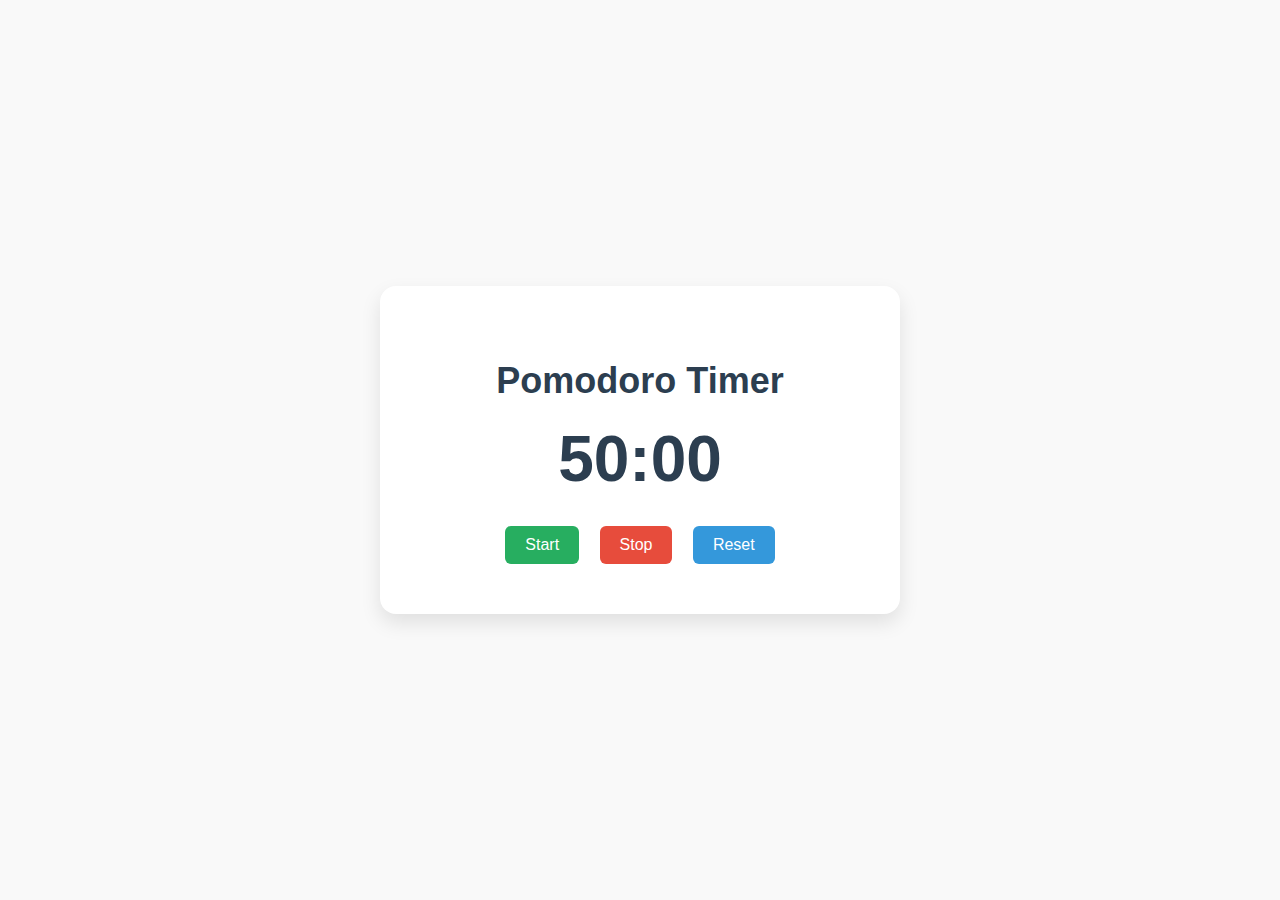
<file: timer code/index.html>
<!DOCTYPE html>
<html lang="en">
<head>
  <meta charset="UTF-8" />
  <meta name="viewport" content="width=device-width, initial-scale=1.0" />
  <title>Pomodoro Timer</title>
  <link rel="stylesheet" href="style.css" />
</head>
<body>
  <div class="container">
    <h1 class="title">Pomodoro Timer</h1>
    <p class="timer" id="timer">50:00</p>
    <div class="button-wrapper">
      <button id="start">Start</button>
      <button id="stop">Stop</button>
      <button id="reset">Reset</button>
    </div>
  </div>

  <script src="index.js"></script>
</body>
</html>
</file>
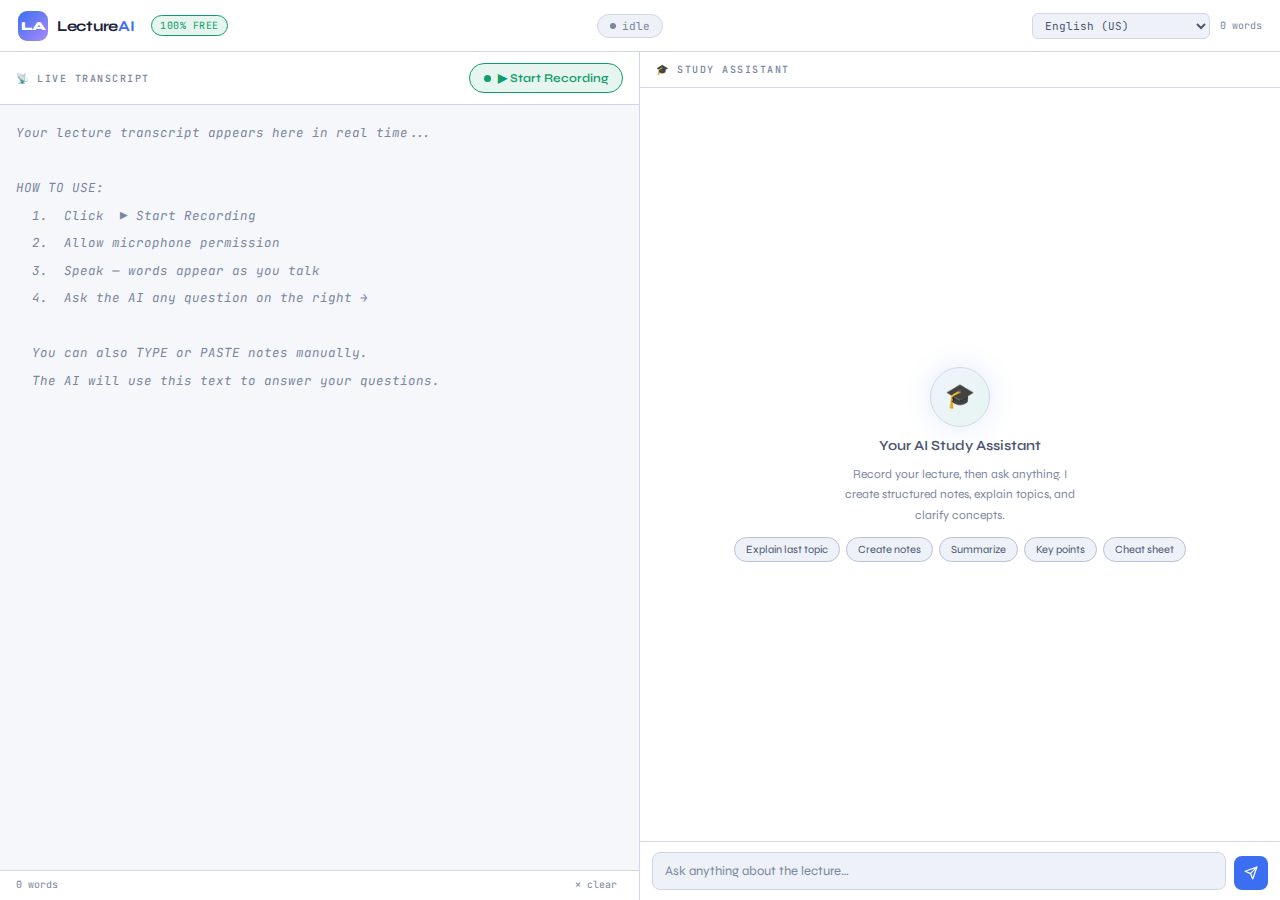
<file: AI-Webside-Project/LectureAI-Free.html>
<!DOCTYPE html>
<html lang="en">
<head>
<meta charset="UTF-8">
<meta name="viewport" content="width=device-width, initial-scale=1.0">
<title>LectureAI — Free Smart Study Assistant</title>
<link href="https://fonts.googleapis.com/css2?family=Syne:wght@400;500;600;700;800&family=JetBrains+Mono:wght@300;400;500&display=swap" rel="stylesheet">
<link rel="stylesheet" href="styles.css">
</head>
<body>

<!-- TOPBAR -->
<div class="topbar">
  <div class="tb-logo">
    <div class="tb-mark">LA</div>
    <div class="tb-name">Lecture<span>AI</span></div>
    <div class="tb-badge">100% FREE</div>
  </div>
  <div class="tb-mid">
    <div class="rec-pill" id="recPill">
      <div class="rec-pip"></div>
      <span id="recLabel">idle</span>
    </div>
  </div>
  <div class="tb-right">
    <select id="langSel" style="background:var(--s2);border:1px solid var(--b1);border-radius:6px;color:var(--t2);font-family:var(--fm);font-size:11px;padding:4px 8px;outline:none;cursor:pointer"></select>
    <span id="wc2" style="font-family:var(--fm);font-size:10px;color:var(--t3);margin-left:4px">0 words</span>
  </div>
</div>

<!-- LAYOUT -->
<div class="layout">

  <!-- LEFT: TRANSCRIPT -->
  <div class="left-panel">
    <div class="panel-head">
      <span class="panel-tag">📡 Live Transcript</span>
      <button class="rec-btn" id="recBtn" onclick="toggleRec()">
        <div class="rbdot"></div>
        <span id="recBtnTxt">▶ Start Recording</span>
      </button>
    </div>
    <div class="ns-banner" id="nsBanner">
      ⚠ Speech recognition requires Google Chrome. You can still type or paste lecture notes manually below.
    </div>
    <div class="tx-wrap">
      <textarea class="tx-box" id="txBox"
        placeholder="Your lecture transcript appears here in real time...

HOW TO USE:
  1.  Click  ▶ Start Recording
  2.  Allow microphone permission
  3.  Speak — words appear as you talk
  4.  Ask the AI any question on the right →

  You can also TYPE or PASTE notes manually.
  The AI will use this text to answer your questions."
        spellcheck="false"
        oninput="onTxEdit()"
      ></textarea>
      <div class="interim-bar">
        <div class="interim-txt" id="interimTxt"></div>
      </div>
    </div>
    <div class="tx-foot">
      <span class="wc" id="wcTxt">0 words</span>
      <button class="clr-btn" onclick="clearTx()">✕ clear</button>
    </div>
  </div>

  <!-- RIGHT: CHAT -->
  <div class="right-panel">
    <div class="panel-head">
      <span class="panel-tag">🎓 Study Assistant</span>
    </div>
    <div class="chat-msgs" id="chatMsgs">
      <div class="empty" id="emptyState">
        <div class="empty-orb">🎓</div>
        <div class="empty-t">Your AI Study Assistant</div>
        <div class="empty-s">Record your lecture, then ask anything. I create structured notes, explain topics, and clarify concepts.</div>
        <div class="chips">
          <div class="chip" onclick="quickAsk('Explain what was just taught in the lecture')">Explain last topic</div>
          <div class="chip" onclick="quickAsk('Create detailed structured notes with headings, bold key terms, and bullet points from this lecture')">Create notes</div>
          <div class="chip" onclick="quickAsk('Summarize all topics covered so far in simple terms')">Summarize</div>
          <div class="chip" onclick="quickAsk('What are the most important key points I must remember from this lecture?')">Key points</div>
          <div class="chip" onclick="quickAsk('Create a quick-revision cheat sheet from the lecture content')">Cheat sheet</div>
        </div>
      </div>
    </div>
    <div class="input-area">
      <div class="input-wrap">
        <textarea class="ci" id="chatIn"
          placeholder="Ask anything about the lecture…"
          rows="1"
          onkeydown="onKey(event)"
          oninput="autoH(this)"
        ></textarea>
      </div>
      <button class="send-btn" id="sendBtn" onclick="send()">
        <svg viewBox="0 0 24 24"><line x1="22" y1="2" x2="11" y2="13"/><polygon points="22 2 15 22 11 13 2 9 22 2"/></svg>
      </button>
    </div>
  </div>

</div>

<div class="toast" id="toast"></div>

<script src="script.js"></script>
</body>
</html>
</file>
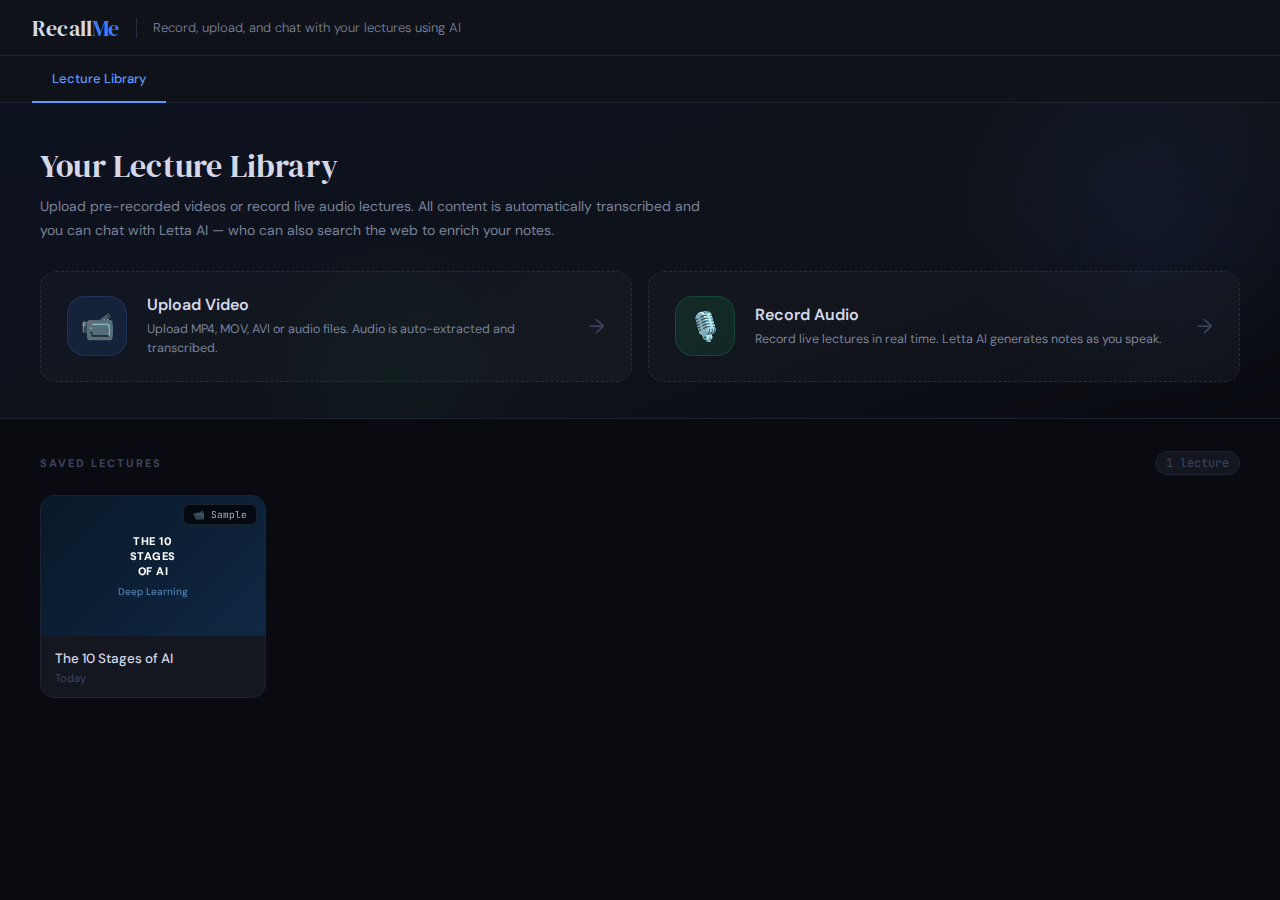
<file: AI-Webside-Project/RecallMe_v2.html>
<!DOCTYPE html>
<html lang="en">
<head>
<meta charset="UTF-8">
<meta name="viewport" content="width=device-width, initial-scale=1.0">
<title>RecallMe — AI Lecture Assistant</title>
<link href="https://fonts.googleapis.com/css2?family=DM+Serif+Display:ital@0;1&family=DM+Sans:opsz,wght@9..40,300;9..40,400;9..40,500;9..40,600&family=JetBrains+Mono:wght@300;400&display=swap" rel="stylesheet">
<style>
*,*::before,*::after{box-sizing:border-box;margin:0;padding:0}
:root{
  --bg:#090b11;
  --card:#0f1219;
  --card2:#141720;
  --card3:#1a1e2a;
  --border:#1e2333;
  --border2:#262d42;
  --accent:#3b7ef8;
  --accent2:#5c99ff;
  --adim:rgba(59,126,248,0.12);
  --adim2:rgba(59,126,248,0.06);
  --green:#10d47a;
  --gdim:rgba(16,212,122,0.10);
  --amber:#f5a623;
  --amberdim:rgba(245,166,35,0.12);
  --note:#4fa3e0;
  --text:#d4d8e8;
  --t2:#7a8299;
  --t3:#3e4560;
  --t4:#252c40;
  --ff:'DM Sans',sans-serif;
  --fs:'DM Serif Display',Georgia,serif;
  --fm:'JetBrains Mono',monospace;
}
html,body{height:100%;width:100%;background:var(--bg);color:var(--text);font-family:var(--ff);overflow:hidden;-webkit-font-smoothing:antialiased}

/* ═══ PAGES ═══ */
.page{display:none;flex-direction:column;height:100vh;width:100vw;overflow:hidden}
.page.active{display:flex}

/* ═══ LIBRARY PAGE ═══ */
.lib-topbar{
  height:56px;background:var(--card);border-bottom:1px solid var(--border);
  display:flex;align-items:center;padding:0 32px;gap:16px;flex-shrink:0;
}
.brand{font-family:var(--fs);font-size:22px;color:var(--text);cursor:pointer;user-select:none;letter-spacing:.2px}
.brand:hover{opacity:.85}
.brand-dot{color:var(--accent)}
.brand-sep{width:1px;height:20px;background:var(--border2)}
.brand-sub{font-size:13px;color:var(--t2);font-weight:300}
.lib-tabs{background:var(--card);border-bottom:1px solid var(--border);display:flex;padding:0 32px;flex-shrink:0}
.lib-tab{font-size:13px;font-weight:500;color:var(--t2);padding:14px 20px;cursor:pointer;border-bottom:2px solid transparent;margin-bottom:-1px;transition:color .2s,border-color .2s}
.lib-tab.active{color:var(--accent2);border-bottom-color:var(--accent2)}
.lib-tab:hover:not(.active){color:var(--text)}
.lib-body{flex:1;overflow-y:auto;display:flex;flex-direction:column;scrollbar-width:thin;scrollbar-color:var(--border2) transparent}
.lib-body::-webkit-scrollbar{width:5px}
.lib-body::-webkit-scrollbar-thumb{background:var(--border2);border-radius:3px}
.lib-hero{
  padding:44px 40px 36px;
  background:linear-gradient(160deg,#0d1220 0%,var(--card) 60%,var(--bg) 100%);
  border-bottom:1px solid var(--border);flex-shrink:0;position:relative;overflow:hidden;
}
.lib-hero::before{content:'';position:absolute;top:-100px;right:-80px;width:420px;height:420px;border-radius:50%;background:radial-gradient(circle,rgba(59,126,248,0.07) 0%,transparent 65%);pointer-events:none}
.lib-hero::after{content:'';position:absolute;bottom:-100px;left:20%;width:280px;height:280px;border-radius:50%;background:radial-gradient(circle,rgba(16,212,122,0.04) 0%,transparent 70%);pointer-events:none}
.lib-hero-inner{position:relative;z-index:1;max-width:1400px}
.lib-h{font-family:var(--fs);font-size:32px;font-weight:400;color:var(--text);margin-bottom:10px;letter-spacing:.2px;line-height:1.2}
.lib-sub{font-size:14px;color:var(--t2);line-height:1.7;max-width:680px}
.lib-actions{display:grid;grid-template-columns:1fr 1fr;gap:16px;margin-top:28px}
.action-card{background:rgba(255,255,255,0.02);border:1.5px dashed var(--border2);border-radius:16px;display:flex;align-items:center;gap:20px;padding:22px 26px;cursor:pointer;transition:all .25s;position:relative;overflow:hidden}
.action-card::after{content:'';position:absolute;inset:0;background:linear-gradient(135deg,transparent 60%,rgba(255,255,255,0.01));pointer-events:none}
.action-card:hover{border-style:solid;transform:translateY(-2px)}
.action-card.upload:hover{border-color:var(--accent);background:rgba(59,126,248,0.07);box-shadow:0 8px 40px rgba(59,126,248,0.10)}
.action-card.record:hover{border-color:var(--green);background:rgba(16,212,122,0.06);box-shadow:0 8px 40px rgba(16,212,122,0.08)}
.action-icon-wrap{width:60px;height:60px;border-radius:18px;display:flex;align-items:center;justify-content:center;font-size:28px;flex-shrink:0;transition:transform .25s}
.action-card:hover .action-icon-wrap{transform:scale(1.06)}
.action-icon-wrap.blue{background:rgba(59,126,248,0.12);border:1px solid rgba(59,126,248,0.18)}
.action-icon-wrap.green{background:rgba(16,212,122,0.10);border:1px solid rgba(16,212,122,0.18)}
.action-text{flex:1}
.action-title{font-size:16px;font-weight:600;color:var(--text);margin-bottom:5px}
.action-desc{font-size:12.5px;color:var(--t2);line-height:1.55}
.action-arrow{font-size:20px;color:var(--t3);transition:all .25s;flex-shrink:0}
.action-card:hover .action-arrow{transform:translateX(4px)}
.action-card.upload:hover .action-arrow{color:var(--accent)}
.action-card.record:hover .action-arrow{color:var(--green)}
.lib-grid-area{padding:32px 40px 40px;flex:1}
.lib-grid-header{display:flex;align-items:center;justify-content:space-between;margin-bottom:20px}
.lib-section-label{font-size:11px;font-weight:700;letter-spacing:2px;text-transform:uppercase;color:var(--t3)}
.lib-count{font-size:12px;font-family:var(--fm);color:var(--t3);background:var(--card2);border:1px solid var(--border);border-radius:20px;padding:3px 10px}
.lecture-grid{display:grid;grid-template-columns:repeat(auto-fill,minmax(200px,1fr));gap:18px}
.lecture-card{background:var(--card2);border:1px solid var(--border);border-radius:14px;overflow:hidden;cursor:pointer;transition:all .25s;position:relative}
.lecture-card:hover{border-color:var(--accent);transform:translateY(-4px);box-shadow:0 16px 48px rgba(0,0,0,0.5),0 0 0 1px rgba(59,126,248,0.1)}
.lc-thumb{width:100%;height:140px;background:linear-gradient(135deg,#0b1828,#162240);display:flex;align-items:center;justify-content:center;overflow:hidden;position:relative}
.lc-play{position:absolute;top:50%;left:50%;transform:translate(-50%,-50%);width:44px;height:44px;border-radius:50%;background:rgba(255,255,255,0.12);border:2px solid rgba(255,255,255,0.25);display:flex;align-items:center;justify-content:center;font-size:16px;opacity:0;transition:opacity .25s;backdrop-filter:blur(6px)}
.lecture-card:hover .lc-play{opacity:1}
.lc-badge{position:absolute;top:8px;right:8px;background:rgba(0,0,0,0.7);border:1px solid rgba(255,255,255,0.1);border-radius:6px;padding:3px 9px;font-size:9.5px;font-family:var(--fm);color:rgba(255,255,255,0.65);backdrop-filter:blur(4px)}
.lc-info{padding:14px 14px 12px}
.lc-title{font-size:13.5px;font-weight:500;color:var(--text);white-space:nowrap;overflow:hidden;text-overflow:ellipsis;margin-bottom:4px}
.lc-date{font-size:11px;color:var(--t3)}
.lib-empty{display:flex;flex-direction:column;align-items:center;justify-content:center;padding:60px 20px;gap:14px;color:var(--t3);text-align:center}
.lib-empty-icon{font-size:48px;opacity:.4}
.lib-empty-text{font-size:14px;line-height:1.65;max-width:280px}

/* ═══ OVERLAY/MODAL ═══ */
.overlay{position:fixed;inset:0;background:rgba(0,0,0,0.7);z-index:200;display:none;align-items:center;justify-content:center;backdrop-filter:blur(6px)}
.overlay.open{display:flex}
.modal{background:var(--card2);border:1px solid var(--border2);border-radius:16px;padding:30px;width:440px;max-width:95vw;box-shadow:0 30px 90px rgba(0,0,0,0.7);animation:mIn .22s ease}
@keyframes mIn{from{opacity:0;transform:scale(.95) translateY(12px)}to{opacity:1;transform:none}}
.modal-header{display:flex;align-items:center;justify-content:space-between;margin-bottom:22px}
.modal-title{font-size:17px;font-weight:600;color:var(--text)}
.modal-close{background:none;border:none;color:var(--t2);cursor:pointer;font-size:18px;line-height:1;padding:4px;border-radius:6px;transition:color .2s}
.modal-close:hover{color:var(--text)}
.mtabs{display:flex;margin-bottom:22px;background:var(--card);border-radius:10px;padding:4px;gap:4px}
.mtab{flex:1;text-align:center;padding:8px;font-size:13px;font-weight:500;color:var(--t2);border-radius:7px;cursor:pointer;transition:all .18s}
.mtab.active{background:var(--accent);color:#fff}
.flabel{font-size:11px;font-weight:700;letter-spacing:.8px;text-transform:uppercase;color:var(--t2);margin-bottom:7px;display:block}
.finput{width:100%;padding:11px 14px;background:var(--card);border:1.5px solid var(--border2);border-radius:9px;color:var(--text);font-family:var(--ff);font-size:14px;outline:none;margin-bottom:16px;transition:border-color .2s}
.finput:focus{border-color:var(--accent)}
.finput::placeholder{color:var(--t3)}
.fhint{font-size:12px;color:var(--t3);margin-bottom:8px;line-height:1.6}
.mbtns{display:flex;gap:10px;margin-top:10px}
.btn-p{flex:1;padding:11px;background:var(--accent);border:none;border-radius:9px;color:#fff;font-family:var(--ff);font-size:14px;font-weight:500;cursor:pointer;transition:background .2s}
.btn-p:hover{background:var(--accent2)}
.btn-p:disabled{background:var(--border2);cursor:not-allowed;opacity:.6}
.btn-c{padding:11px 20px;background:transparent;border:1px solid var(--border2);border-radius:9px;color:var(--t2);font-family:var(--ff);font-size:14px;cursor:pointer;transition:all .2s}
.btn-c:hover{border-color:var(--text);color:var(--text)}
.dropzone{border:2px dashed var(--border2);border-radius:12px;padding:28px;text-align:center;margin-bottom:14px;cursor:pointer;transition:all .22s}
.dropzone:hover,.dropzone.drag{border-color:var(--accent);background:var(--adim)}
.dropzone-icon{font-size:36px;margin-bottom:10px}
.dropzone p{font-size:13.5px;color:var(--t2)}
.dropzone small{font-size:12px;color:var(--t3);margin-top:5px;display:block}
.file-chip{display:none;align-items:center;gap:8px;background:var(--gdim);border:1px solid rgba(16,212,122,0.25);border-radius:9px;padding:10px 14px;font-size:12.5px;color:var(--green);margin-bottom:14px}
.prog-wrap{background:var(--card);border-radius:8px;height:6px;margin:10px 0;overflow:hidden;display:none}
.prog-bar{height:100%;border-radius:8px;background:linear-gradient(90deg,var(--accent),var(--green));transition:width .35s;width:0%}
.prog-label{font-size:11.5px;color:var(--t2);text-align:center;margin-top:6px;font-family:var(--fm);display:none}
.rec-steps{display:flex;flex-direction:column;gap:12px;margin-bottom:20px}
.rec-step{display:flex;align-items:flex-start;gap:14px;padding:14px 16px;background:var(--card);border:1px solid var(--border);border-radius:10px}
.step-num{width:26px;height:26px;border-radius:50%;background:var(--adim);border:1px solid rgba(59,126,248,0.3);color:var(--accent2);font-size:12px;font-weight:600;display:flex;align-items:center;justify-content:center;flex-shrink:0;margin-top:1px}
.rec-step p{font-size:13px;color:var(--t2);line-height:1.55}

/* ═══ SESSION PAGE ═══ */
.sess-top{height:54px;background:var(--card);border-bottom:1px solid var(--border);display:flex;align-items:center;padding:0 20px;gap:12px;flex-shrink:0;position:relative;z-index:10}
.back-btn{display:flex;align-items:center;gap:7px;font-size:13px;color:var(--t2);background:none;border:none;cursor:pointer;font-family:var(--ff);transition:color .2s;padding:4px 8px;border-radius:7px}
.back-btn:hover{color:var(--text);background:var(--card2)}
.back-btn svg{width:15px;height:15px;stroke:currentColor;fill:none;stroke-width:2.2;stroke-linecap:round;stroke-linejoin:round}
.sess-brand{position:absolute;left:50%;transform:translateX(-50%);font-family:var(--fs);font-size:19px;color:var(--text);pointer-events:none;white-space:nowrap}
.sess-actions{margin-left:auto;display:flex;gap:8px;align-items:center}
.fix-btn{display:flex;align-items:center;gap:6px;padding:7px 14px;border-radius:8px;background:var(--amberdim);border:1px solid rgba(245,166,35,0.25);color:var(--amber);font-family:var(--ff);font-size:12px;font-weight:500;cursor:pointer;transition:all .2s}
.fix-btn:hover{background:rgba(245,166,35,0.2)}
.fix-btn:disabled{opacity:.35;cursor:not-allowed}
.rec-btn{display:flex;align-items:center;gap:7px;padding:8px 18px;border-radius:8px;background:var(--accent);border:none;color:#fff;font-family:var(--ff);font-size:13px;font-weight:500;cursor:pointer;transition:all .2s}
.rec-btn:hover{background:var(--accent2);transform:translateY(-1px)}
.rec-btn.on{background:#c0202e}
.rec-btn.on:hover{background:#d03040}
.rdot{width:7px;height:7px;border-radius:50%;background:#fff;flex-shrink:0}
.rec-btn.on .rdot{animation:rblink 1s ease infinite}
@keyframes rblink{0%,100%{opacity:1}50%{opacity:.1}}

.sess-layout{display:grid;grid-template-columns:1fr 1fr;flex:1;overflow:hidden;min-height:0}
.s-left{display:flex;flex-direction:column;border-right:1px solid var(--border);overflow:hidden;background:var(--bg);min-height:0}
.s-right{display:flex;flex-direction:column;overflow:hidden;background:var(--card);min-height:0}
.sec-head{padding:10px 18px;border-bottom:1px solid var(--border);font-size:9.5px;font-weight:700;letter-spacing:2.2px;text-transform:uppercase;color:var(--t3);background:var(--card);flex-shrink:0;display:flex;align-items:center;justify-content:space-between}
.sh-btns{display:flex;gap:6px}
.sh-btn{font-size:10px;font-family:var(--fm);color:var(--t3);background:none;border:1px solid var(--border2);border-radius:5px;padding:2px 9px;cursor:pointer;transition:all .2s}
.sh-btn:hover{color:var(--accent2);border-color:var(--accent)}

.notes-scroll{flex:1;overflow-y:auto;scrollbar-width:thin;scrollbar-color:var(--border2) transparent;min-height:0}
.notes-scroll::-webkit-scrollbar{width:3px}
.notes-scroll::-webkit-scrollbar-thumb{background:var(--border2);border-radius:2px}

.tx-block{padding:18px 20px;border-bottom:1px solid var(--border)}
.tx-block:last-child{border-bottom:none}
.tx-source-header{display:flex;align-items:center;gap:10px;margin-bottom:14px;padding-bottom:12px;border-bottom:1px solid var(--border)}
.tx-src-icon{width:32px;height:32px;border-radius:9px;display:flex;align-items:center;justify-content:center;font-size:15px;flex-shrink:0}
.tx-src-icon.video{background:rgba(59,126,248,0.12);border:1px solid rgba(59,126,248,0.2)}
.tx-src-icon.mic{background:var(--gdim);border:1px solid rgba(16,212,122,0.2)}
.tx-src-meta{flex:1;min-width:0}
.tx-src-name{font-size:12.5px;font-weight:600;color:var(--text);white-space:nowrap;overflow:hidden;text-overflow:ellipsis}
.tx-src-sub{font-size:10.5px;color:var(--t3);margin-top:2px}
.tx-src-badge{font-size:9.5px;font-family:var(--fm);padding:3px 9px;border-radius:12px;font-weight:600;flex-shrink:0}
.tx-src-badge.video{background:rgba(59,126,248,0.1);color:var(--accent2);border:1px solid rgba(59,126,248,0.18)}
.tx-src-badge.mic{background:var(--gdim);color:var(--green);border:1px solid rgba(16,212,122,0.18)}
.tx-src-badge.fixed{background:var(--amberdim);color:var(--amber);border:1px solid rgba(245,166,35,0.2)}
.tx-src-badge.live{background:rgba(192,32,46,0.15);color:#ff6b7a;border:1px solid rgba(192,32,46,0.3);animation:livepulse 1.5s ease infinite}
@keyframes livepulse{0%,100%{opacity:1}50%{opacity:.5}}
.tx-text{font-family:var(--fm);font-size:12.5px;line-height:1.9;color:var(--text);font-weight:300;white-space:pre-wrap;word-break:break-word}
.tx-placeholder{padding:24px 20px;font-family:var(--fm);font-size:12px;color:var(--t3);line-height:2;font-style:italic}
.tx-placeholder span{display:block;margin-bottom:10px;font-size:13px;color:var(--t2);font-style:normal;font-weight:500}

.audio-panel{border-top:1px solid var(--border);height:84px;min-height:84px;background:var(--card);display:flex;flex-direction:column;flex-shrink:0;overflow:hidden}
.audio-body{flex:1;display:flex;align-items:center;justify-content:center;flex-direction:column;gap:6px}
.await{display:flex;align-items:center;gap:8px;font-size:11.5px;color:var(--t3);font-family:var(--fm)}
.spin{width:12px;height:12px;border:1.5px solid var(--border2);border-top-color:var(--t3);border-radius:50%;animation:spin .9s linear infinite;flex-shrink:0}
@keyframes spin{to{transform:rotate(360deg)}}
.waveform{display:flex;align-items:center;gap:2px;height:28px;opacity:0;transition:opacity .4s}
.waveform.live{opacity:1}
.wbar{width:3px;border-radius:2px;background:var(--accent);height:4px}
.audio-lbl{font-size:10px;font-family:var(--fm);color:var(--t2);display:none}

/* recording status bar */
.rec-status-bar{
  display:none;align-items:center;gap:8px;padding:6px 18px;
  background:rgba(192,32,46,0.08);border-bottom:1px solid rgba(192,32,46,0.2);
  font-size:11px;font-family:var(--fm);color:#ff6b7a;flex-shrink:0;
}
.rec-status-bar.visible{display:flex}
.rec-dot-live{width:6px;height:6px;border-radius:50%;background:#ff4d6d;animation:rblink 1s infinite;flex-shrink:0}
#recWordCount{margin-left:auto;color:var(--t3)}

.chat-scroll{flex:1;overflow-y:auto;padding:16px 15px;display:flex;flex-direction:column;gap:12px;scrollbar-width:thin;scrollbar-color:var(--border2) transparent;min-height:0}
.chat-scroll::-webkit-scrollbar{width:3px}
.chat-scroll::-webkit-scrollbar-thumb{background:var(--border2);border-radius:2px}
.chat-empty{margin:auto;text-align:center;padding:28px 20px;display:flex;flex-direction:column;align-items:center;gap:10px}
.chat-empty-orb{width:56px;height:56px;border-radius:50%;background:radial-gradient(circle,rgba(79,163,224,0.15),rgba(59,126,248,0.05));border:1px solid rgba(79,163,224,0.15);display:flex;align-items:center;justify-content:center;font-size:24px;animation:orb 3s ease infinite}
@keyframes orb{0%,100%{box-shadow:0 0 0 0 rgba(79,163,224,0)}50%{box-shadow:0 0 20px 4px rgba(79,163,224,0.08)}}
.chat-empty-t{font-size:14px;font-weight:600;color:var(--text)}
.chat-empty-s{font-size:12.5px;color:var(--t2);line-height:1.7;max-width:220px;text-align:center}

/* web search indicator */
.search-badge{display:inline-flex;align-items:center;gap:5px;font-size:10px;font-family:var(--fm);color:var(--note);background:rgba(79,163,224,0.08);border:1px solid rgba(79,163,224,0.18);border-radius:20px;padding:2px 9px;margin-bottom:6px}
.search-dot{width:5px;height:5px;border-radius:50%;background:var(--note);animation:searchpulse 1.2s ease infinite}
@keyframes searchpulse{0%,100%{opacity:1;transform:scale(1)}50%{opacity:.4;transform:scale(.7)}}

.chips-row{display:flex;gap:6px;flex-wrap:wrap;padding:8px 15px 4px;flex-shrink:0;border-top:1px solid var(--border);background:var(--card2)}
.chip{padding:5px 13px;border-radius:20px;border:1px solid var(--border2);background:var(--card);font-size:11.5px;color:var(--t2);cursor:pointer;transition:all .2s;white-space:nowrap}
.chip:hover{border-color:var(--accent);color:var(--accent2);background:var(--adim);transform:translateY(-1px)}

.letta-card{background:var(--card3);border:1px solid var(--border2);border-radius:12px;padding:16px 18px;animation:fUp .3s ease}
@keyframes fUp{from{opacity:0;transform:translateY(8px)}to{opacity:1;transform:none}}
.letta-tag{display:flex;align-items:center;gap:7px;font-size:9.5px;font-weight:700;letter-spacing:1.8px;text-transform:uppercase;color:var(--note);margin-bottom:14px}
.ldot{width:5px;height:5px;border-radius:50%;background:var(--note);flex-shrink:0}
.notes-sec{margin-bottom:13px}
.notes-sec:last-child{margin-bottom:0}
.nsec-title{font-size:12.5px;font-weight:600;color:var(--text);margin-bottom:7px;display:flex;align-items:center;gap:8px}
.nsec-title::before{content:'';width:3px;height:13px;border-radius:2px;background:var(--note);display:inline-block;flex-shrink:0}
.nsec-ul{list-style:none;padding:0;display:flex;flex-direction:column;gap:5px}
.nsec-ul li{font-size:12.5px;line-height:1.65;color:var(--t2);padding-left:16px;position:relative}
.nsec-ul li::before{content:'●';position:absolute;left:0;color:var(--note);font-size:8px;top:4px}

.msg{display:flex;flex-direction:column;gap:4px;animation:fUp .22s ease}
.msg-who{font-size:9px;font-weight:700;letter-spacing:1.8px;text-transform:uppercase;color:var(--t3);padding:0 3px}
.msg.user .msg-who{color:var(--accent2)}
.msg.ai .msg-who{color:var(--note)}
.msg-b{font-size:13.5px;line-height:1.7;padding:12px 16px;border-radius:10px}
.msg.user .msg-b{background:rgba(59,126,248,0.10);border:1px solid rgba(59,126,248,0.18);color:var(--text);align-self:flex-end;border-radius:10px 10px 2px 10px;max-width:88%}
.msg.ai .msg-b{background:var(--card3);border:1px solid var(--border2);color:var(--t2);align-self:flex-start;border-radius:2px 10px 10px 10px;max-width:96%}
.msg.ai .msg-b strong{color:var(--text)}

.typing-row{display:flex;align-items:center;gap:5px;padding:12px 16px;background:var(--card3);border:1px solid var(--border2);border-radius:2px 10px 10px 10px;width:fit-content}
.td{width:5px;height:5px;border-radius:50%;background:var(--t3);animation:tdot 1.1s ease-in-out infinite}
.td:nth-child(2){animation-delay:.18s}
.td:nth-child(3){animation-delay:.36s}
@keyframes tdot{0%,60%,100%{transform:translateY(0);opacity:.3}30%{transform:translateY(-6px);opacity:1;background:var(--note)}}

.chat-input-row{border-top:1px solid var(--border);padding:11px 15px;display:flex;gap:9px;align-items:center;background:var(--card);flex-shrink:0}
.chat-in{flex:1;background:var(--card2);border:1.5px solid var(--border2);border-radius:9px;padding:10px 14px;font-family:var(--ff);font-size:13.5px;color:var(--text);outline:none;transition:border-color .2s}
.chat-in::placeholder{color:var(--t3);font-style:italic}
.chat-in:focus{border-color:rgba(59,126,248,0.5)}
.send-btn{padding:10px 22px;background:var(--accent);border:none;border-radius:9px;color:#fff;font-family:var(--ff);font-size:13.5px;font-weight:500;cursor:pointer;transition:all .2s;flex-shrink:0}
.send-btn:hover{background:var(--accent2);transform:translateY(-1px)}
.send-btn:disabled{background:var(--border2);cursor:not-allowed;transform:none}

#_toast{position:fixed;bottom:24px;right:24px;background:var(--green);color:#fff;padding:10px 20px;border-radius:9px;font-size:13px;z-index:9999;opacity:0;transition:opacity .25s;pointer-events:none}
::-webkit-scrollbar{width:5px}
::-webkit-scrollbar-track{background:transparent}
::-webkit-scrollbar-thumb{background:var(--border2);border-radius:3px}
</style>
</head>
<body>

<!-- ═══ LIBRARY PAGE ═══ -->
<div id="pg-library" class="page active">
  <div class="lib-topbar">
    <div class="brand" onclick="showLibrary()">Recall<span class="brand-dot">Me</span></div>
    <div class="brand-sep"></div>
    <div class="brand-sub">Record, upload, and chat with your lectures using AI</div>
  </div>
  <div class="lib-tabs">
    <div class="lib-tab active">Lecture Library</div>
  </div>
  <div class="lib-body">
    <div class="lib-hero">
      <div class="lib-hero-inner">
        <div class="lib-h">Your Lecture Library</div>
        <div class="lib-sub">Upload pre-recorded videos or record live audio lectures. All content is automatically transcribed and you can chat with Letta AI — who can also search the web to enrich your notes.</div>
        <div class="lib-actions">
          <div class="action-card upload" onclick="openModal('modal-upload')">
            <div class="action-icon-wrap blue">📹</div>
            <div class="action-text">
              <div class="action-title">Upload Video</div>
              <div class="action-desc">Upload MP4, MOV, AVI or audio files. Audio is auto-extracted and transcribed.</div>
            </div>
            <div class="action-arrow">→</div>
          </div>
          <div class="action-card record" onclick="openModal('modal-record')">
            <div class="action-icon-wrap green">🎙️</div>
            <div class="action-text">
              <div class="action-title">Record Audio</div>
              <div class="action-desc">Record live lectures in real time. Letta AI generates notes as you speak.</div>
            </div>
            <div class="action-arrow">→</div>
          </div>
        </div>
      </div>
    </div>
    <div class="lib-grid-area">
      <div class="lib-grid-header">
        <div class="lib-section-label">Saved Lectures</div>
        <div class="lib-count" id="libCount">1 lecture</div>
      </div>
      <div class="lecture-grid" id="lectureGrid">
        <div class="lecture-card" onclick="openSession('The 10 Stages of AI','sample','')">
          <div class="lc-thumb" style="background:linear-gradient(135deg,#091828,#0f2844)">
            <div style="text-align:center;padding:12px;z-index:1;position:relative">
              <div style="font-size:11px;font-weight:800;color:#fff;line-height:1.35;margin-bottom:6px;letter-spacing:.5px">THE 10<br>STAGES<br>OF AI</div>
              <div style="font-size:10px;color:#5080b0;font-weight:500">Deep Learning</div>
            </div>
            <div class="lc-play">▶</div>
          </div>
          <div class="lc-badge">📹 Sample</div>
          <div class="lc-info">
            <div class="lc-title">The 10 Stages of AI</div>
            <div class="lc-date">Today</div>
          </div>
        </div>
      </div>
    </div>
  </div>
</div>

<!-- ═══ SESSION PAGE ═══ -->
<div id="pg-session" class="page">
  <div class="sess-top">
    <button class="back-btn" onclick="showLibrary()">
      <svg viewBox="0 0 24 24"><polyline points="15 18 9 12 15 6"/></svg>
      Back to Library
    </button>
    <div class="sess-brand">RecallMe</div>
    <div class="sess-actions">
      <button class="fix-btn" id="fixBtn" onclick="correctGrammar()" disabled>✏️ Fix Grammar</button>
      <button class="rec-btn" id="recBtn" onclick="toggleRec()">
        <div class="rdot"></div><span id="recBtnTxt">Start Recording</span>
      </button>
    </div>
  </div>

  <div class="sess-layout">
    <!-- LEFT: NOTES/TRANSCRIPT -->
    <div class="s-left">
      <div class="sec-head">
        <span>Notes</span>
        <div class="sh-btns">
          <button class="sh-btn" onclick="copyTranscript()">Copy</button>
          <button class="sh-btn" onclick="clearTranscript()">Clear</button>
        </div>
      </div>
      <!-- LIVE RECORDING STATUS BAR -->
      <div class="rec-status-bar" id="recStatusBar">
        <div class="rec-dot-live"></div>
        <span>Recording live — speak clearly</span>
        <span id="recWordCount">0 words</span>
      </div>
      <div class="notes-scroll" id="notesScroll">
        <div id="txPlaceholder" class="tx-placeholder">
          <span>Ready to capture your lecture</span>
          📹 Upload a video — audio is extracted and transcribed automatically<br>
          🎙️ Click Start Recording to capture live speech in real time<br>
          ✏️ Use Fix Grammar to correct speech-to-text errors
        </div>
        <div id="txBlocks"></div>
      </div>
      <div class="audio-panel">
        <div class="sec-head">Audio</div>
        <div class="audio-body">
          <div class="waveform" id="waveform"></div>
          <div class="await" id="audioWait"><div class="spin"></div><span>Waiting for agent audio track...</span></div>
          <div class="audio-lbl" id="audioLbl"></div>
        </div>
      </div>
    </div>

    <!-- RIGHT: CHAT WITH LETTA (AI-powered with web search) -->
    <div class="s-right">
      <div class="sec-head">
        <span>Chat with Letta</span>
        <span style="font-size:9px;color:var(--note);letter-spacing:1px">🌐 WEB SEARCH ENABLED</span>
      </div>
      <div class="chat-scroll" id="chatScroll">
        <div class="chat-empty" id="chatEmpty">
          <div class="chat-empty-orb">🎓</div>
          <div class="chat-empty-t">Letta is ready</div>
          <div class="chat-empty-s">Ask questions about your transcript. Letta can also search the web to enrich your notes with accurate information.</div>
        </div>
      </div>
      <div class="chips-row">
        <div class="chip" onclick="quickAsk('Create detailed structured notes from my transcript')">📝 Notes</div>
        <div class="chip" onclick="quickAsk('Summarize the key points briefly')">⚡ Summary</div>
        <div class="chip" onclick="quickAsk('Fix all grammar and spelling errors in the transcript')">✏️ Fix grammar</div>
        <div class="chip" onclick="quickAsk('Search the web and explain the main concepts mentioned in the transcript in detail')">🌐 Deep explain</div>
        <div class="chip" onclick="quickAsk('Create 5 practice quiz questions from this content')">❓ Quiz me</div>
        <div class="chip" onclick="quickAsk('What are the most important takeaways from this lecture?')">⭐ Key points</div>
      </div>
      <div class="chat-input-row">
        <input class="chat-in" id="chatIn" type="text" placeholder="Ask Letta anything — she can search the web too…" onkeydown="if(event.key==='Enter')sendChat()"/>
        <button class="send-btn" id="sendBtn" onclick="sendChat()">Send</button>
      </div>
    </div>
  </div>
</div>

<!-- ═══ MODAL: UPLOAD ═══ -->
<div class="overlay" id="modal-upload" onclick="closeOnBg(event,'modal-upload')">
  <div class="modal">
    <div class="modal-header">
      <div class="modal-title">Add a New Video</div>
      <button class="modal-close" onclick="closeModal('modal-upload')">✕</button>
    </div>
    <div class="mtabs">
      <div class="mtab active" id="tab-url" onclick="switchTab('url')">Video URL</div>
      <div class="mtab" id="tab-file" onclick="switchTab('file')">Upload File</div>
    </div>
    <div id="pane-url">
      <label class="flabel">Video Name (Optional)</label>
      <input class="finput" id="vidName" type="text" placeholder="Leave empty for auto-generated name">
      <label class="flabel">Video URL</label>
      <div class="fhint">Paste a YouTube, Vimeo, or direct video/audio link</div>
      <input class="finput" id="vidUrl" type="url" placeholder="https://youtube.com/watch?v=...">
      <div class="mbtns">
        <button class="btn-p" onclick="addFromUrl()">Add Video</button>
        <button class="btn-c" onclick="closeModal('modal-upload')">Cancel</button>
      </div>
    </div>
    <div id="pane-file" style="display:none">
      <label class="flabel">Select Video or Audio File</label>
      <div class="dropzone" id="dropZone"
        ondragover="event.preventDefault();this.classList.add('drag')"
        ondragleave="this.classList.remove('drag')"
        ondrop="handleDrop(event)"
        onclick="document.getElementById('fileIn').click()">
        <div class="dropzone-icon">📁</div>
        <p>Click to browse or drag &amp; drop</p>
        <small>MP4, MOV, AVI, MKV, MP3, WAV, M4A, WebM supported</small>
      </div>
      <input type="file" id="fileIn" accept="video/*,audio/*" style="display:none" onchange="onFileSelect(event)">
      <div class="file-chip" id="fileDisplay"><span id="fileDisplayName"></span></div>
      <div class="prog-wrap" id="progressWrap"><div class="prog-bar" id="progressBar"></div></div>
      <div class="prog-label" id="progressLabel"></div>
      <div class="mbtns">
        <button class="btn-p" id="uploadBtn" onclick="processUploadedFile()">Extract &amp; Transcribe</button>
        <button class="btn-c" onclick="closeModal('modal-upload')">Cancel</button>
      </div>
    </div>
  </div>
</div>

<!-- ═══ MODAL: RECORD ═══ -->
<div class="overlay" id="modal-record" onclick="closeOnBg(event,'modal-record')">
  <div class="modal">
    <div class="modal-header">
      <div class="modal-title">Record Live Audio</div>
      <button class="modal-close" onclick="closeModal('modal-record')">✕</button>
    </div>
    <div class="rec-steps">
      <div class="rec-step"><div class="step-num">1</div><p>Click <strong>Start Recording Session</strong> and allow microphone access when prompted</p></div>
      <div class="rec-step"><div class="step-num">2</div><p>Speak naturally — your words are transcribed live. The transcript updates continuously without freezing</p></div>
      <div class="rec-step"><div class="step-num">3</div><p>Letta AI generates smart notes automatically and can search the web for more context</p></div>
    </div>
    <div class="mbtns">
      <button class="btn-p" onclick="startRecordSession()">Start Recording Session</button>
      <button class="btn-c" onclick="closeModal('modal-record')">Cancel</button>
    </div>
  </div>
</div>

<div id="_toast"></div>

<script>
// ═══════════════════════════════════════════════
//  STATE
// ═══════════════════════════════════════════════
let transcriptBlocks = [];
let selFile = null;
let hist = [], busy = false;
let isRec = false, recog = null, finalTxStr = '', notesDone = false;
let waveInt = null, waveAnimFrame = null;
let liveBlockId = null;
let recRestartAttempts = 0;
let recRestartTimer = null;
const MAX_RESTART_ATTEMPTS = 99; // keep trying indefinitely

// ═══════════════════════════════════════════════
//  PAGE ROUTING
// ═══════════════════════════════════════════════
function showLibrary(){ stopRec(); show('pg-library'); hide('pg-session'); }
function show(id){ document.getElementById(id).classList.add('active'); }
function hide(id){ document.getElementById(id).classList.remove('active'); }

function openSession(title, type, fileName){
  hist = []; notesDone = false; transcriptBlocks = [];
  finalTxStr = ''; liveBlockId = null;
  document.getElementById('txBlocks').innerHTML = '';
  document.getElementById('txPlaceholder').style.display = 'block';
  document.getElementById('chatScroll').innerHTML = `
    <div class="chat-empty" id="chatEmpty">
      <div class="chat-empty-orb">🎓</div>
      <div class="chat-empty-t">Letta is ready</div>
      <div class="chat-empty-s">Ask questions about your transcript. Letta can also search the web to enrich your notes with accurate information.</div>
    </div>`;
  document.getElementById('fixBtn').disabled = true;
  document.getElementById('recStatusBar').classList.remove('visible');
  hide('pg-library'); show('pg-session');
  if(type === 'sample') setTimeout(loadSample, 350);
}

function loadSample(){
  const tx = `and maybe talk louder please give me a sec already yeah so how this platform works in real time audio streaming you can see that as im talking the information what im saying is being transcribed right here on the text and there are definitions in the class you can see that its compiling the important points of what the professor would be saying into notes from there looking through this lets just say i have a question in this its like what was the suggestion for speaking louder for example i could go in type that its okay i dont think it has but i could go in and type that in here and as its transcribing notes it can also handle suppose this is what i said in the recording on and all got written now it generated auto notes like how the platform works platform enables real time audio streaming and live transcription spoken words appear instantly as text on screen system compiles professor key points into organized notes`;
  addTranscriptBlock('video', 'The 10 Stages of AI.mp4', tx);
  setTimeout(() => generateNotes(getAllText()), 900);
}

// ═══════════════════════════════════════════════
//  MODALS
// ═══════════════════════════════════════════════
function openModal(id){ document.getElementById(id).classList.add('open'); }
function closeModal(id){ document.getElementById(id).classList.remove('open'); }
function closeOnBg(e, id){ if(e.target.classList.contains('overlay')) closeModal(id); }

function switchTab(t){
  document.getElementById('pane-url').style.display  = t==='url'  ? 'block' : 'none';
  document.getElementById('pane-file').style.display = t==='file' ? 'block' : 'none';
  document.getElementById('tab-url').classList.toggle('active',  t==='url');
  document.getElementById('tab-file').classList.toggle('active', t==='file');
}

function addFromUrl(){
  const name = document.getElementById('vidName').value.trim();
  const url  = document.getElementById('vidUrl').value.trim();
  if(!url){ alert('Please enter a video URL.'); return; }
  let title = name;
  if(!title){ try{ title = new URL(url).hostname.replace('www.',''); }catch(e){ title='Lecture'; } }
  addLibraryCard(title,'url',url);
  closeModal('modal-upload');
  document.getElementById('vidName').value = '';
  document.getElementById('vidUrl').value  = '';
}

function handleDrop(e){
  e.preventDefault();
  document.getElementById('dropZone').classList.remove('drag');
  const f = e.dataTransfer.files[0];
  if(f) setSelectedFile(f);
}
function onFileSelect(e){ if(e.target.files[0]) setSelectedFile(e.target.files[0]); }
function setSelectedFile(f){
  selFile = f;
  const d = document.getElementById('fileDisplay');
  document.getElementById('fileDisplayName').textContent = '📎 ' + f.name + ' (' + (f.size/1024/1024).toFixed(1) + ' MB)';
  d.style.display = 'flex';
}

async function processUploadedFile(){
  if(!selFile){ alert('Please select a file first.'); return; }
  const btn = document.getElementById('uploadBtn');
  btn.disabled = true; btn.textContent = 'Processing...';
  const pw = document.getElementById('progressWrap');
  const pb = document.getElementById('progressBar');
  const pl = document.getElementById('progressLabel');
  pw.style.display = 'block'; pl.style.display = 'block';
  pl.style.color = 'var(--t2)';
  pl.textContent = 'Loading file...'; pb.style.width = '5%';

  const fileName = selFile.name;
  const title = fileName.replace(/\.[^.]+$/, '');

  try{
    const transcript = await transcribeFile(selFile, (pct, label) => {
      pb.style.width = (10 + pct * 0.85) + '%';
      pl.textContent = label;
    });
    pb.style.width = '100%';
    pl.textContent = '✓ Transcription complete!';
    pl.style.color = 'var(--green)';
    setTimeout(() => {
      closeModal('modal-upload');
      addLibraryCard(title, 'video', fileName);
      openSession(title, 'video', fileName);
      setTimeout(() => {
        addTranscriptBlock('video', fileName, transcript);
        setTimeout(() => generateNotes(getAllText()), 900);
      }, 300);
      selFile = null;
      document.getElementById('fileDisplay').style.display = 'none';
      pw.style.display = 'none'; pl.style.display = 'none';
      pb.style.width = '0%';
      btn.disabled = false; btn.textContent = 'Extract & Transcribe';
    }, 800);
  } catch(err){
    pl.textContent = '✕ ' + err.message;
    pl.style.color = 'var(--red,#ff4d6d)';
    btn.disabled = false; btn.textContent = 'Extract & Transcribe';
  }
}

// ═══════════════════════════════════════════════
//  VIDEO TRANSCRIPTION ENGINE
// ═══════════════════════════════════════════════
async function transcribeFile(file, onProgress){
  return new Promise((resolve, reject) => {
    const SR = window.SpeechRecognition || window.webkitSpeechRecognition;
    if(!SR){
      onProgress(50, 'Generating placeholder (Chrome needed for full transcription)...');
      setTimeout(() => {
        resolve(`[VIDEO EXTRACT: ${file.name}]\n\nNote: Full audio transcription requires Google Chrome or Microsoft Edge. Please open this file in Chrome for live speech-to-text transcription.\n\nFile: ${file.name}\nSize: ${(file.size/1024/1024).toFixed(1)} MB`);
      }, 1500);
      return;
    }
    onProgress(10, 'Loading audio track...');
    const audio = document.createElement('audio');
    audio.src = URL.createObjectURL(file);
    audio.style.display = 'none';
    document.body.appendChild(audio);

    audio.addEventListener('canplaythrough', () => {
      onProgress(20, 'Starting speech recognition...');
      const AudioCtx = window.AudioContext || window.webkitAudioContext;
      const ctx = new AudioCtx();
      const dest = ctx.createMediaStreamDestination();
      const source = ctx.createMediaElementSource(audio);
      source.connect(dest);
      source.connect(ctx.destination);

      const sr = new SR();
      sr.continuous = true; sr.interimResults = false; sr.lang = 'en-US';
      let fullText = ''; let silenceTimer = null;

      sr.onstart = () => { onProgress(30,'Transcribing...'); audio.play(); };
      sr.onresult = (e) => {
        for(let i = e.resultIndex; i < e.results.length; i++){
          if(e.results[i].isFinal && e.results[i][0]){
            fullText += e.results[i][0].transcript + ' ';
          }
        }
        const pct = Math.min(90,(audio.currentTime/Math.max(audio.duration,1))*100);
        onProgress(pct,'Transcribing... ' + Math.round(pct) + '%');
        clearTimeout(silenceTimer);
        silenceTimer = setTimeout(() => { if(fullText.trim()) finish(fullText.trim()); }, 3500);
      };
      sr.onerror = (e) => {
        if(e.error==='not-allowed'){ cleanup(); reject(new Error('Microphone permission required. Please allow mic and retry.')); }
      };
      sr.onend = () => { if(!audio.ended) try{ sr.start(); }catch(ex){} else finish(fullText.trim()); };
      audio.onended = () => setTimeout(() => finish(fullText.trim()), 2000);

      function finish(text){
        clearTimeout(silenceTimer); cleanup();
        if(!text||text.length<5){
          text = `[VIDEO EXTRACT: ${file.name}]\n\nNo speech detected. Ensure the video has clear audio and Chrome microphone access is allowed.`;
        } else {
          text = `[VIDEO EXTRACT: ${file.name}]\n\n` + text;
        }
        resolve(text);
      }
      function cleanup(){
        try{ sr.abort(); }catch(ex){}
        try{ source.disconnect(); ctx.close(); }catch(ex){}
        try{ audio.pause(); URL.revokeObjectURL(audio.src); document.body.removeChild(audio); }catch(ex){}
      }
      try{ sr.start(); }catch(ex){ cleanup(); reject(ex); }
    });
    audio.onerror = () => reject(new Error('Cannot load audio file. Format may be unsupported.'));
    audio.load();
  });
}

// ═══════════════════════════════════════════════
//  TRANSCRIPT BLOCK SYSTEM
// ═══════════════════════════════════════════════
function addTranscriptBlock(type, source, text){
  const id = 'blk_' + Date.now();
  transcriptBlocks.push({ id, type, source, text, corrected: null });
  document.getElementById('txPlaceholder').style.display = 'none';
  document.getElementById('fixBtn').disabled = false;
  const container = document.getElementById('txBlocks');
  const block = document.createElement('div');
  block.id = id; block.className = 'tx-block';
  const icon = type === 'video' ? '📹' : '🎙️';
  const now  = new Date().toLocaleTimeString([],{hour:'2-digit',minute:'2-digit'});
  block.innerHTML = `
    <div class="tx-source-header">
      <div class="tx-src-icon ${type}">${icon}</div>
      <div class="tx-src-meta">
        <div class="tx-src-name">${source}</div>
        <div class="tx-src-sub">${now} · ${type==='video'?'Audio extracted':'Live recording'}</div>
      </div>
      <div class="tx-src-badge ${type}" id="${id}_badge">${type==='video'?'Video Extract':'Live Recording'}</div>
    </div>
    <div class="tx-text" id="${id}_text">${escH(text)}</div>`;
  container.appendChild(block);
  document.getElementById('notesScroll').scrollTop = 99999;
  return id;
}

function getLastBlockId(){ return transcriptBlocks.length ? transcriptBlocks[transcriptBlocks.length-1].id : null; }
function getAllText(){ return transcriptBlocks.map(b => b.corrected || b.text).join('\n\n').trim(); }

function copyTranscript(){
  const tx = getAllText();
  if(!tx){ showToast('No transcript yet.'); return; }
  navigator.clipboard.writeText(tx).then(() => showToast('Copied to clipboard!')).catch(() => alert(tx));
}

function clearTranscript(){
  if(!confirm('Clear all transcript content?')) return;
  transcriptBlocks = []; finalTxStr = ''; notesDone = false;
  document.getElementById('txBlocks').innerHTML = '';
  document.getElementById('txPlaceholder').style.display = 'block';
  document.getElementById('fixBtn').disabled = true;
  stopRec();
}

// ═══════════════════════════════════════════════
//  IMPROVED LIVE SPEECH RECOGNITION
//  Fixes: continuous restart, word count display,
//  no-hang approach using chunk-based accumulation
// ═══════════════════════════════════════════════
const SR_ENGINE = window.SpeechRecognition || window.webkitSpeechRecognition;

function toggleRec(){ isRec ? stopRec() : startRec(); }

function startRec(){
  if(!SR_ENGINE){ alert('Use Google Chrome or Edge for live recording.'); return; }
  isRec = true;
  recRestartAttempts = 0;
  finalTxStr = '';
  liveBlockId = null;
  notesDone = false;

  document.getElementById('recBtn').classList.add('on');
  document.getElementById('recBtnTxt').textContent = 'Stop Recording';
  document.getElementById('txPlaceholder').style.display = 'none';
  document.getElementById('fixBtn').disabled = false;
  document.getElementById('recStatusBar').classList.add('visible');
  startWave();

  liveBlockId = addTranscriptBlock('mic', 'Live Recording', '');
  // Change badge to live
  const badge = document.getElementById(liveBlockId + '_badge');
  if(badge){ badge.className = 'tx-src-badge live'; badge.textContent = '🔴 LIVE'; }

  _spawnRecognition();
}

function _spawnRecognition(){
  if(!isRec) return;
  clearTimeout(recRestartTimer);

  try{ if(recog){ recog.abort(); recog = null; } }catch(e){}

  recog = new SR_ENGINE();
  recog.continuous = true;
  recog.interimResults = true;
  recog.lang = 'en-US';
  recog.maxAlternatives = 1;

  recog.onstart = () => { recRestartAttempts = 0; };

  recog.onresult = (e) => {
    if(!e || !e.results) return;
    let interimText = '';
    for(let i = e.resultIndex; i < e.results.length; i++){
      const r = e.results[i];
      if(!r || !r[0]) continue;
      const t = r[0].transcript;
      if(typeof t !== 'string') continue;

      if(r.isFinal){
        // Append finalized text (add a space between chunks)
        finalTxStr += (finalTxStr && !finalTxStr.endsWith(' ') ? ' ' : '') + t.trim();
        // Update block
        if(liveBlockId){
          const block = transcriptBlocks.find(b => b.id === liveBlockId);
          const el = document.getElementById(liveBlockId + '_text');
          if(el) el.textContent = finalTxStr;
          if(block) block.text = finalTxStr;
        }
        // Update word count
        const wc = finalTxStr.trim().split(/\s+/).filter(w=>w.length>0).length;
        const wcel = document.getElementById('recWordCount');
        if(wcel) wcel.textContent = wc + ' words';

        // Auto-generate notes after enough words
        if(wc > 30 && !notesDone){
          notesDone = true;
          setTimeout(() => generateNotes(getAllText()), 1200);
        }
      } else {
        interimText = t;
      }
    }

    // Show interim text with italic styling
    if(liveBlockId && interimText){
      const el = document.getElementById(liveBlockId + '_text');
      if(el) el.innerHTML = escH(finalTxStr) + `<span style="color:var(--t2);font-style:italic;opacity:.55"> ${escH(interimText)}</span>`;
    }
    document.getElementById('notesScroll').scrollTop = 99999;
  };

  recog.onerror = (e) => {
    const err = e ? e.error : '';
    if(err === 'not-allowed'){
      alert('Microphone access denied. Please allow microphone in browser settings.');
      isRec = false;
      _resetRecUI();
      return;
    }
    if(err === 'no-speech' || err === 'audio-capture' || err === 'network'){
      // These are transient — let onend handle restart
      return;
    }
    console.warn('Speech recognition error:', err);
  };

  recog.onend = () => {
    if(!isRec) return; // Stopped by user
    // Auto-restart to prevent hanging
    recRestartAttempts++;
    const delay = Math.min(300 * recRestartAttempts, 1500); // backoff up to 1.5s
    recRestartTimer = setTimeout(() => {
      if(isRec) _spawnRecognition();
    }, delay);
  };

  try{
    recog.start();
  } catch(ex){
    console.error('Failed to start recognition:', ex);
    if(isRec){
      recRestartTimer = setTimeout(() => { if(isRec) _spawnRecognition(); }, 800);
    }
  }
}

function stopRec(){
  isRec = false;
  clearTimeout(recRestartTimer);
  try{ if(recog){ recog.abort(); recog = null; } }catch(e){}
  _resetRecUI();

  // Finalize badge
  if(liveBlockId){
    const badge = document.getElementById(liveBlockId + '_badge');
    if(badge){ badge.className = 'tx-src-badge mic'; badge.textContent = 'Live Recording'; }
  }
}

function _resetRecUI(){
  const btn = document.getElementById('recBtn');
  if(btn) btn.classList.remove('on');
  const txt = document.getElementById('recBtnTxt');
  if(txt) txt.textContent = 'Start Recording';
  const bar = document.getElementById('recStatusBar');
  if(bar) bar.classList.remove('visible');
  stopWave();
}

// ═══════════════════════════════════════════════
//  WAVEFORM (canvas-style with RAF for smoothness)
// ═══════════════════════════════════════════════
function buildWave(){ 
  const wf = document.getElementById('waveform'); 
  wf.innerHTML = ''; 
  for(let i = 0; i < 28; i++){ 
    const b = document.createElement('div'); 
    b.className = 'wbar'; 
    wf.appendChild(b); 
  } 
}
function startWave(){
  buildWave();
  document.getElementById('waveform').classList.add('live');
  document.getElementById('audioWait').style.display = 'none';
  document.getElementById('audioLbl').style.display = 'block';
  document.getElementById('audioLbl').textContent = '🎙️ Live microphone';
  
  let phase = 0;
  function animate(){
    if(!isRec){ stopWave(); return; }
    phase += 0.12;
    document.querySelectorAll('.wbar').forEach((b, i) => {
      const h = 3 + Math.abs(Math.sin(phase + i * 0.35)) * 22 + Math.random() * 4;
      b.style.height = h + 'px';
      b.style.opacity = 0.4 + Math.abs(Math.sin(phase + i * 0.2)) * 0.6;
    });
    waveAnimFrame = requestAnimationFrame(animate);
  }
  if(waveAnimFrame) cancelAnimationFrame(waveAnimFrame);
  animate();
}
function stopWave(){
  if(waveAnimFrame){ cancelAnimationFrame(waveAnimFrame); waveAnimFrame = null; }
  clearInterval(waveInt);
  const wf = document.getElementById('waveform');
  if(wf){ wf.classList.remove('live'); wf.innerHTML = ''; }
  const aw = document.getElementById('audioWait');
  if(aw) aw.style.display = 'flex';
  const al = document.getElementById('audioLbl');
  if(al) al.style.display = 'none';
}

// ═══════════════════════════════════════════════
//  CLAUDE API — AI-powered with web search tool
// ═══════════════════════════════════════════════
async function callClaudeWithSearch(system, userMsg, maxTokens = 1000){
  const res = await fetch('https://api.anthropic.com/v1/messages', {
    method: 'POST',
    headers: {
      'Content-Type': 'application/json',
      'anthropic-version': '2023-06-01',
      'anthropic-dangerous-direct-browser-access': 'true'
    },
    body: JSON.stringify({
      model: 'claude-sonnet-4-20250514',
      max_tokens: maxTokens,
      system: system,
      tools: [{
        type: 'web_search_20250305',
        name: 'web_search'
      }],
      messages: [{ role: 'user', content: userMsg }]
    })
  });
  const data = await res.json();
  if(data.error) throw new Error(data.error.message || 'API error');
  if(!data.content || !data.content.length) throw new Error('Empty response');

  // Extract all text blocks (web search tool responses may include multiple)
  const textBlocks = data.content
    .filter(item => item.type === 'text')
    .map(item => item.text)
    .join('\n');
  
  const usedSearch = data.content.some(item => item.type === 'tool_use');
  return { text: textBlocks || '', usedSearch };
}

async function callClaude(system, userMsg, maxTokens = 900){
  const res = await fetch('https://api.anthropic.com/v1/messages', {
    method: 'POST',
    headers: {
      'Content-Type': 'application/json',
      'anthropic-version': '2023-06-01',
      'anthropic-dangerous-direct-browser-access': 'true'
    },
    body: JSON.stringify({
      model: 'claude-sonnet-4-20250514',
      max_tokens: maxTokens,
      system,
      messages: [{ role: 'user', content: userMsg }]
    })
  });
  const data = await res.json();
  if(data.error) throw new Error(data.error.message || 'API error');
  if(!data.content || !data.content[0]) throw new Error('Empty response');
  return data.content[0].text;
}

// ═══════════════════════════════════════════════
//  AUTO NOTES GENERATION
// ═══════════════════════════════════════════════
async function generateNotes(tx){
  hideEmpty();
  const tid = addTyping();
  try{
    const answer = await callClaude(
      `You are Letta, an intelligent AI note-taking assistant inside RecallMe, a lecture transcription app.
Analyze the transcript and produce smart structured study notes.
Respond ONLY with valid JSON, no markdown fences:
{"sections":[{"title":"Section Title","points":["concise paraphrased point max 12 words"]}]}

Rules:
- 3-5 thematic sections based on ACTUAL content
- Each point: max 12 words, must PARAPHRASE (never copy raw text verbatim)
- Ignore grammar errors in transcript — extract the MEANING
- Smart section titles: "Key Concepts", "How It Works", "Platform Features", "Student Questions", "Important Points", "Action Items"
- Do not include [VIDEO EXTRACT:...] header in your analysis`,
      `Analyze this transcript:\n"${tx.replace(/\[VIDEO EXTRACT:[^\]]*\]/g,'').trim()}"`
    );
    removeEl(tid);
    const match = answer.replace(/```json\n?/g,'').replace(/```\n?/g,'').match(/\{[\s\S]*\}/);
    if(match){ try{ renderNotes(JSON.parse(match[0]).sections); }catch(e){ smartFallback(tx); } }
    else smartFallback(tx);
  } catch(e){ removeEl(tid); smartFallback(tx); }
}

function renderNotes(sections){
  if(!sections || !sections.length) return;
  const p = document.getElementById('chatScroll');
  const card = document.createElement('div'); card.className = 'letta-card';
  let html = `<div class="letta-tag"><div class="ldot"></div>Auto-Generated Notes</div>`;
  sections.forEach(s => {
    if(!s.points || !s.points.length) return;
    html += `<div class="notes-sec"><div class="nsec-title">${escH(s.title)}</div><ul class="nsec-ul">${s.points.map(pt=>`<li>${escH(pt)}</li>`).join('')}</ul></div>`;
  });
  card.innerHTML = html;
  p.appendChild(card); p.scrollTop = 99999;
}

function smartFallback(tx){
  const clean = tx.replace(/\[VIDEO EXTRACT:[^\]]*\]/g,'');
  const sentences = clean.split(/[.!?]+/).map(s=>s.trim()).filter(s=>s.length>20);
  const trim = s => { const w=s.split(/\s+/); return w.length>12?w.slice(0,12).join(' ')+'...':s; };
  const features  = sentences.filter(s=>/platform|works|streaming|transcribed|notes|compile|real.?time|recording|audio|video/.test(s.toLowerCase())).slice(0,3);
  const questions = sentences.filter(s=>/what|how|why|where|when|can i|could|should|\?/.test(s.toLowerCase())).slice(0,3);
  const general   = sentences.filter(s=>!features.includes(s)&&!questions.includes(s)).slice(0,4);
  const sections  = [];
  if(features.length)  sections.push({title:'Platform Features', points:features.map(trim)});
  if(general.length)   sections.push({title:'Key Points',         points:general.map(trim)});
  if(questions.length) sections.push({title:'Questions Raised',   points:questions.map(trim)});
  if(!sections.length) sections.push({title:'Lecture Notes',      points:sentences.slice(0,5).map(trim)});
  renderNotes(sections);
}

// ═══════════════════════════════════════════════
//  INTELLIGENT CHAT — with web search via Claude
// ═══════════════════════════════════════════════
function quickAsk(q){ document.getElementById('chatIn').value = q; sendChat(); }

async function sendChat(){
  const inp = document.getElementById('chatIn');
  const q = inp.value.trim(); if(!q || busy) return;
  hideEmpty(); addMsg('user', q); inp.value = '';
  const tx = getAllText();
  hist.push({ role: 'user', content: q });
  const tid = addTyping(); busy = true;
  document.getElementById('sendBtn').disabled = true;

  const wantsGrammar = /fix.*(grammar|spell|error|mistake|correct)|grammar|correct.*text|spell.?check/i.test(q);

  try{
    let answer; let usedSearch = false;

    if(wantsGrammar && tx){
      const [fixedTx, explanation] = await Promise.all([
        callClaude(`Fix ONLY grammar, spelling, punctuation and capitalization. Keep [VIDEO EXTRACT:...] headers as-is. Return ONLY corrected text, nothing else.`, tx, 1200),
        callClaude(`You are Letta, an AI assistant. The user asked to fix grammar. Briefly confirm you fixed it and list 3-4 bullet points of what was corrected. Use **bold** formatting. Be concise.`, `Grammar was fixed in: "${tx.substring(0,200)}..."`, 300)
      ]);
      const lastId = getLastBlockId();
      if(lastId){
        const block = transcriptBlocks.find(b=>b.id===lastId);
        const el = document.getElementById(lastId+'_text');
        const badge = document.getElementById(lastId+'_badge');
        if(block&&el){ block.corrected=fixedTx; el.textContent=fixedTx; }
        if(badge){ badge.className='tx-src-badge fixed'; badge.textContent='Grammar Fixed ✓'; }
      }
      answer = explanation;
    } else {
      // Build intelligent system prompt
      const sys = buildLettaSystemPrompt(tx);

      // Use web search for: concept explanations, factual questions, "search for", "look up", "find", "what is", knowledge questions
      const needsSearch = /search|look up|find|what is|who is|explain|define|meaning of|history of|how does|latest|recent|when did/i.test(q) || !tx;

      if(needsSearch){
        const result = await callClaudeWithSearch(sys, q, 1200);
        answer = result.text;
        usedSearch = result.usedSearch;
      } else {
        answer = await callClaude(sys, q, 800);
      }
    }

    removeEl(tid);
    addMsg('ai', answer, usedSearch);
    hist.push({ role: 'assistant', content: answer });

  } catch(e){
    removeEl(tid);
    // Fallback to local answer
    const local = localAnswer(q, getAllText());
    addMsg('ai', local);
    hist.push({ role: 'assistant', content: local });
  }

  busy = false;
  document.getElementById('sendBtn').disabled = false;
  document.getElementById('chatIn').focus();
}

function buildLettaSystemPrompt(tx){
  const today = new Date().toLocaleDateString('en-US',{year:'numeric',month:'long',day:'numeric'});
  return `You are Letta, an intelligent AI assistant inside RecallMe — a real-time lecture transcription and note-taking app. Today's date is ${today}.

You have access to a web search tool to find current, accurate information from Wikipedia, educational resources, and the web. Use it proactively when:
- The user asks to explain a concept, term, or topic from the transcript
- The user asks "what is", "who is", "how does", "define", or similar knowledge questions
- The transcript mentions terms, people, technologies, or concepts that would benefit from enrichment
- The user explicitly asks to search the web

${tx ? `LECTURE TRANSCRIPT (primary source — always reference this):
"${tx.replace(/\[VIDEO EXTRACT:[^\]]*\]/g,'').substring(0,2500)}"

When answering about lecture content:
- Combine transcript content WITH web search results for richer, more accurate answers
- Clearly distinguish: "From your transcript: ..." vs "According to [source]: ..."
- Use **bold** for key terms
- Use bullet points for lists
- Create well-structured, study-quality responses` : 'No transcript yet — answer from general knowledge and web search.'}

Additional capabilities:
- Create structured study notes (search web for context on mentioned topics)
- Fix grammar/spelling errors
- Summarize key points  
- Generate practice quiz questions
- Explain concepts with web-sourced definitions
- Answer questions based on lecture content + web knowledge

Keep responses under 300 words unless creating full notes. Be helpful, accurate, and educational.`;
}

// ═══════════════════════════════════════════════
//  LOCAL FALLBACK ANSWERS (when API is unavailable)
// ═══════════════════════════════════════════════
function localAnswer(q, tx){
  const ql = q.toLowerCase();
  const clean = tx ? tx.replace(/\[VIDEO EXTRACT:[^\]]*\]/g,'') : '';
  const sentences = clean.split(/[.!?]+/).map(s=>s.trim()).filter(s=>s.length>15);
  const trim = s => { const w=s.split(/\s+/); return w.length>10?w.slice(0,10).join(' ')+'...':s; };

  if(!clean.trim()) return `No transcript yet! Start recording or upload a video — I'll then answer your questions intelligently from the lecture content, and I can also search the web for more information.`;
  if(/grammar|spell|fix|correct/i.test(ql)){
    const fixed = localGrammarFix(clean);
    const lastId = getLastBlockId();
    if(lastId){
      const block=transcriptBlocks.find(b=>b.id===lastId), el=document.getElementById(lastId+'_text'), badge=document.getElementById(lastId+'_badge');
      if(block&&el){ block.corrected=fixed; el.textContent=fixed; }
      if(badge){ badge.className='tx-src-badge fixed'; badge.textContent='Grammar Fixed ✓'; }
    }
    return `✅ **Grammar fixed!** Applied corrections:\n- Missing apostrophes (don't, I'm, it's)\n- Sentence capitalization\n- Common speech-to-text errors\n- Punctuation`;
  }
  if(/summar|overview|recap/i.test(ql)) return `**Summary:**\n\n${sentences.slice(0,5).map(s=>`- ${trim(s)}`).join('\n')}`;
  if(/note|bullet|key point|important/i.test(ql)) return `**Key notes:**\n\n${sentences.slice(0,6).map((s,i)=>`${i+1}. ${trim(s)}`).join('\n')}`;
  if(/quiz|question|test|practice/i.test(ql)) return `**Practice questions:**\n\n${sentences.filter(s=>s.length>20).slice(0,4).map((s,i)=>`**Q${i+1}.** What is meant by: *"${s.substring(0,50)}..."*`).join('\n\n')}`;

  const stopwords = new Set(['what','how','the','is','are','was','were','did','a','an','it','this','that','i','my','me','and','or','of','in','to','for','with','about','can','tell','give','make','please']);
  const keywords = ql.split(/\s+/).filter(w=>w.length>2&&!stopwords.has(w));
  const relevant = sentences.map(s=>({s,score:keywords.filter(k=>s.toLowerCase().includes(k)).length})).filter(x=>x.score>0).sort((a,b)=>b.score-a.score).slice(0,4).map(x=>x.s);
  if(relevant.length) return `**From your transcript:**\n\n${relevant.map(s=>`- ${s}`).join('\n')}`;
  return `I couldn't find "${keywords.slice(0,2).join(', ')}" in your transcript. Try: **"Summarize"** · **"Create notes"** · **"Fix grammar"** · **"Quiz me"** · **"Search the web for [topic]"**`;
}

// ═══════════════════════════════════════════════
//  GRAMMAR CORRECTION
// ═══════════════════════════════════════════════
async function correctGrammar(){
  const btn = document.getElementById('fixBtn');
  btn.disabled = true; btn.textContent = '⏳ Fixing...';
  const tx = getAllText();
  if(!tx || tx.length < 10){ btn.disabled=false; btn.textContent='✏️ Fix Grammar'; return; }
  try{
    const fixed = await callClaude(
      `You are a grammar and spelling correction specialist.
RULES:
- Fix ALL grammar, spelling, punctuation and capitalization errors
- Fix contractions: im→I'm, dont→don't, cant→can't, its→it's, ive→I've, id→I'd etc.
- Capitalize every sentence start and the word "I"
- Add missing periods, commas, apostrophes
- Do NOT change meaning or rephrase — only fix language errors
- Keep [VIDEO EXTRACT: ...] header lines exactly as-is
- Return ONLY the corrected text, no explanation`,
      `Fix grammar:\n\n${tx}`, 1500
    );
    const lastId = getLastBlockId();
    if(lastId){
      const block = transcriptBlocks.find(b=>b.id===lastId);
      const el = document.getElementById(lastId+'_text');
      const badge = document.getElementById(lastId+'_badge');
      if(block&&el){ block.corrected=fixed; el.textContent=fixed; }
      if(badge){ badge.className='tx-src-badge fixed'; badge.textContent='Grammar Fixed ✓'; }
    }
    hideEmpty();
    addMsg('ai', `✅ **Grammar corrected!**\n\nI fixed:\n- Missing apostrophes (don't, I'm, it's, we're)\n- Sentence capitalization\n- Punctuation and periods\n- Common speech-to-text errors\n\nThe corrected text is now showing in the Notes panel.`);
  } catch(e){
    const fixed = localGrammarFix(tx);
    const lastId = getLastBlockId();
    if(lastId){
      const block = transcriptBlocks.find(b=>b.id===lastId);
      const el = document.getElementById(lastId+'_text');
      const badge = document.getElementById(lastId+'_badge');
      if(block&&el){ block.corrected=fixed; el.textContent=fixed; }
      if(badge){ badge.className='tx-src-badge fixed'; badge.textContent='Grammar Fixed ✓'; }
    }
    hideEmpty();
    addMsg('ai','✅ **Grammar fixed locally.** Basic corrections applied — apostrophes, capitalization, and punctuation corrected.');
  }
  btn.disabled = false; btn.textContent = '✏️ Fix Grammar';
}

function localGrammarFix(text){
  let t = text;
  const map = {
    '\\bim\\b':"I'm",'\\bdont\\b':"don't",'\\bcant\\b':"can't",'\\bwont\\b':"won't",
    '\\bive\\b':"I've",'\\bid\\b':"I'd",'\\bill\\b':"I'll",'\\byoure\\b':"you're",
    '\\btheyre\\b':"they're",'\\bcouldnt\\b':"couldn't",'\\bwouldnt\\b':"wouldn't",
    '\\bshouldnt\\b':"shouldn't",'\\bdoesnt\\b':"doesn't",'\\bhasnt\\b':"hasn't",
    '\\bhavent\\b':"haven't",'\\bwasnt\\b':"wasn't",'\\bthats\\b':"that's",
    '\\bwhats\\b':"what's",'\\bheres\\b':"here's",'\\btheres\\b':"there's",
    '\\bits the\\b':"it's the",'\\bits a\\b':"it's a",'\\bits been\\b':"it's been"
  };
  Object.entries(map).forEach(([p,r]) => { t = t.replace(new RegExp(p,'gi'), r); });
  t = t.replace(/(^|[.!?]\s+)([a-z])/g, (m,p1,p2)=>p1+p2.toUpperCase());
  t = t.replace(/\bi\b/g,'I');
  t = t.trim();
  if(t && !'.!?'.includes(t[t.length-1])) t += '.';
  return t;
}

// ═══════════════════════════════════════════════
//  LIBRARY CARD
// ═══════════════════════════════════════════════
const CARD_EMOJIS = ['🎓','📘','🔬','💡','🧠','📡','🎤','📽️','🖥️','⚗️'];
function addLibraryCard(title, type, source){
  const grid = document.getElementById('lectureGrid');
  const c = document.createElement('div');
  c.className = 'lecture-card';
  c.onclick = () => openSession(title, type, source);
  const emoji = CARD_EMOJIS[Math.floor(Math.random()*CARD_EMOJIS.length)];
  const short = title.length>22 ? title.substring(0,20)+'…' : title;
  c.innerHTML = `
    <div class="lc-thumb" style="flex-direction:column;gap:6px">
      <div style="font-size:36px">${emoji}</div>
      <div style="font-size:11px;color:rgba(255,255,255,0.45);text-align:center;padding:0 8px;line-height:1.3">${short}</div>
      <div class="lc-play">▶</div>
    </div>
    <div class="lc-badge">${type==='video'?'📹':'🎙️'} ${type==='video'?'Video':'Audio'}</div>
    <div class="lc-info">
      <div class="lc-title">${title}</div>
      <div class="lc-date">Just added</div>
    </div>`;
  grid.appendChild(c);
  updateLibCount();
}
function updateLibCount(){
  const count = document.getElementById('lectureGrid').children.length;
  document.getElementById('libCount').textContent = count + (count===1?' lecture':' lectures');
}
function startRecordSession(){
  closeModal('modal-record');
  openSession('Live Recording','mic','');
  setTimeout(startRec, 400);
}

// ═══════════════════════════════════════════════
//  UI HELPERS
// ═══════════════════════════════════════════════
function hideEmpty(){
  const e = document.getElementById('chatEmpty');
  if(e) e.style.display = 'none';
}
function addMsg(role, text, usedSearch = false){
  const p = document.getElementById('chatScroll');
  const d = document.createElement('div'); d.className = 'msg '+(role==='user'?'user':'ai');
  const w = document.createElement('div'); w.className = 'msg-who'; w.textContent = role==='user'?'You':'Letta';
  const b = document.createElement('div'); b.className = 'msg-b';
  
  let content = '';
  if(role === 'ai' && usedSearch){
    content = `<div class="search-badge"><div class="search-dot"></div>Web search used</div>`;
  }
  content += role==='ai' ? renderMd(text) : escH(text);
  b.innerHTML = content;
  d.appendChild(w); d.appendChild(b); p.appendChild(d); p.scrollTop = 99999;
}
function addTyping(){
  const p = document.getElementById('chatScroll');
  const id = 'ty_' + Date.now();
  const d = document.createElement('div'); d.id = id; d.className = 'msg ai';
  const w = document.createElement('div'); w.className = 'msg-who'; w.textContent = 'Letta';
  const t = document.createElement('div'); t.className = 'typing-row';
  t.innerHTML = '<div class="td"></div><div class="td"></div><div class="td"></div>';
  d.appendChild(w); d.appendChild(t); p.appendChild(d); p.scrollTop = 99999;
  return id;
}
function removeEl(id){ const e = document.getElementById(id); if(e) e.remove(); }
function escH(t){ return String(t||'').replace(/&/g,'&amp;').replace(/</g,'&lt;').replace(/>/g,'&gt;'); }
function renderMd(t){
  let s = t;
  s = s.replace(/\*\*(.+?)\*\*/g,'<strong style="color:var(--text)">$1</strong>');
  s = s.replace(/\*([^*\n]+?)\*/g,'<em style="color:var(--t2)">$1</em>');
  s = s.replace(/`([^`]+)`/g,'<code style="background:rgba(79,163,224,0.12);color:var(--note);padding:1px 5px;border-radius:3px;font-size:11.5px">$1</code>');
  const lines = s.split('\n'); const out = []; let inList = false;
  for(const l of lines){
    const isBullet = /^[-•*]\s+/.test(l), isNum = /^\d+\.\s+/.test(l);
    if(isBullet || isNum){
      if(!inList){ out.push('<ul style="list-style:none;padding:0;margin:7px 0">'); inList = true; }
      const c = l.replace(/^[-•*]\s+/,'').replace(/^\d+\.\s+/,'');
      out.push(`<li style="padding-left:17px;position:relative;margin-bottom:5px;color:var(--t2)"><span style="position:absolute;left:0;color:var(--note);font-size:9px;top:4px">●</span>${c}</li>`);
    } else {
      if(inList){ out.push('</ul>'); inList = false; }
      if(!l.trim()) out.push('<div style="height:5px"></div>');
      else out.push(`<p style="margin-bottom:5px;line-height:1.7">${l}</p>`);
    }
  }
  if(inList) out.push('</ul>');
  return out.join('');
}
function showToast(msg){
  const t = document.getElementById('_toast');
  t.textContent = msg; t.style.opacity = '1';
  clearTimeout(t._t); t._t = setTimeout(()=>t.style.opacity='0', 2200);
}
buildWave();
</script>
</body>
</html>
</file>
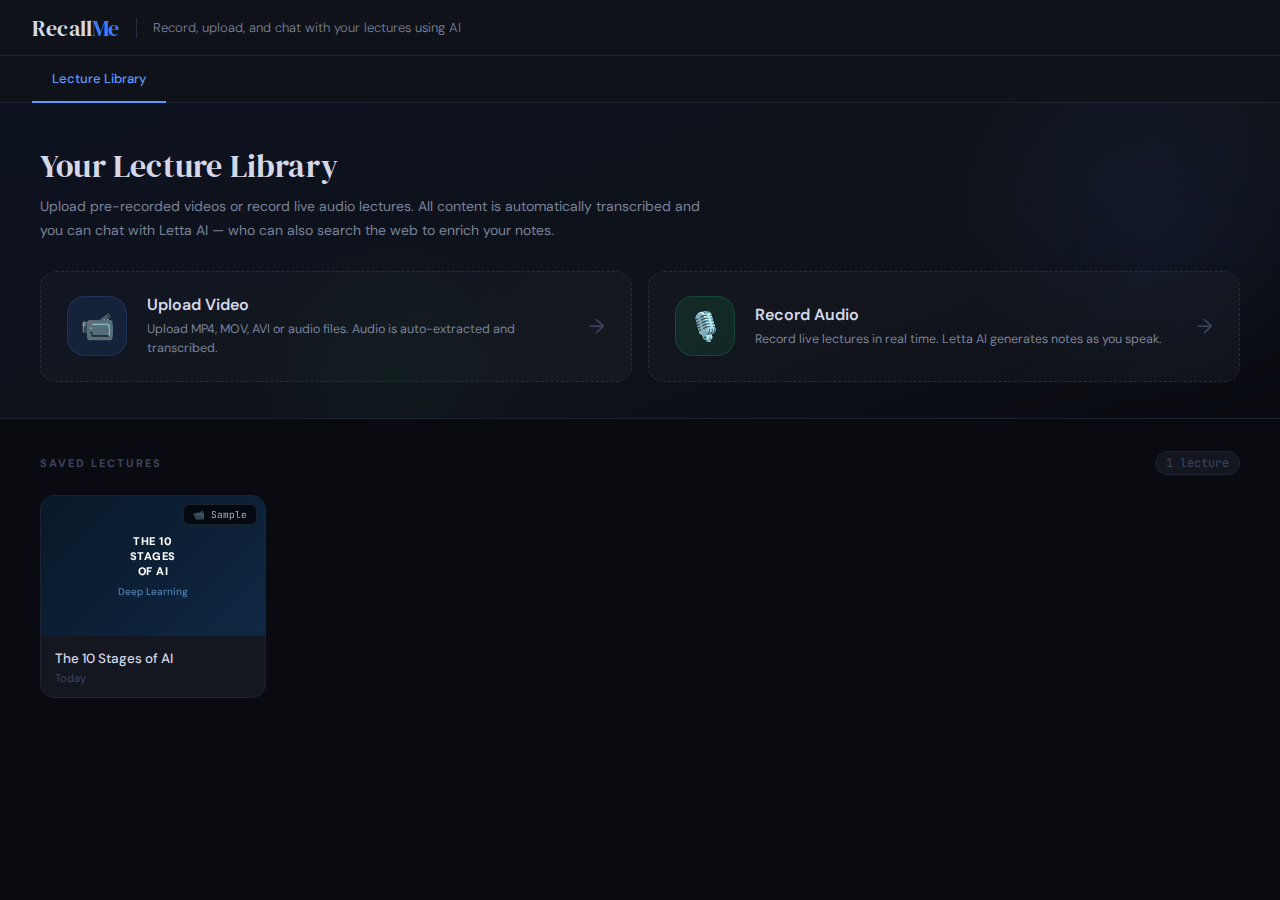
<file: ai_Web/RecallMe_v2.html>
<!DOCTYPE html>
<html lang="en">

<head>
  <meta charset="UTF-8">
  <meta name="viewport" content="width=device-width, initial-scale=1.0">
  <title>RecallMe — AI Lecture Assistant</title>
  <link
    href="https://fonts.googleapis.com/css2?family=DM+Serif+Display:ital@0;1&family=DM+Sans:opsz,wght@9..40,300;9..40,400;9..40,500;9..40,600&family=JetBrains+Mono:wght@300;400&display=swap"
    rel="stylesheet">
  <link rel="stylesheet" href="styles.css">
</head>

<body>

  <!-- ═══ LIBRARY PAGE ═══ -->
  <div id="pg-library" class="page active">
    <div class="lib-topbar">
      <div class="brand" onclick="showLibrary()">Recall<span class="brand-dot">Me</span></div>
      <div class="brand-sep"></div>
      <div class="brand-sub">Record, upload, and chat with your lectures using AI</div>
    </div>
    <div class="lib-tabs">
      <div class="lib-tab active">Lecture Library</div>
    </div>
    <div class="lib-body">
      <div class="lib-hero">
        <div class="lib-hero-inner">
          <div class="lib-h">Your Lecture Library</div>
          <div class="lib-sub">Upload pre-recorded videos or record live audio lectures. All content is automatically
            transcribed and you can chat with Letta AI — who can also search the web to enrich your notes.</div>
          <div class="lib-actions">
            <div class="action-card upload" onclick="openModal('modal-upload')">
              <div class="action-icon-wrap blue">📹</div>
              <div class="action-text">
                <div class="action-title">Upload Video</div>
                <div class="action-desc">Upload MP4, MOV, AVI or audio files. Audio is auto-extracted and transcribed.
                </div>
              </div>
              <div class="action-arrow">→</div>
            </div>
            <div class="action-card record" onclick="openModal('modal-record')">
              <div class="action-icon-wrap green">🎙️</div>
              <div class="action-text">
                <div class="action-title">Record Audio</div>
                <div class="action-desc">Record live lectures in real time. Letta AI generates notes as you speak.</div>
              </div>
              <div class="action-arrow">→</div>
            </div>
          </div>
        </div>
      </div>
      <div class="lib-grid-area">
        <div class="lib-grid-header">
          <div class="lib-section-label">Saved Lectures</div>
          <div class="lib-count" id="libCount">1 lecture</div>
        </div>
        <div class="lecture-grid" id="lectureGrid">
          <div class="lecture-card" onclick="openSession('The 10 Stages of AI','sample','')">
            <div class="lc-thumb" style="background:linear-gradient(135deg,#091828,#0f2844)">
              <div style="text-align:center;padding:12px;z-index:1;position:relative">
                <div
                  style="font-size:11px;font-weight:800;color:#fff;line-height:1.35;margin-bottom:6px;letter-spacing:.5px">
                  THE 10<br>STAGES<br>OF AI</div>
                <div style="font-size:10px;color:#5080b0;font-weight:500">Deep Learning</div>
              </div>
              <div class="lc-play">▶</div>
            </div>
            <div class="lc-badge">📹 Sample</div>
            <div class="lc-info">
              <div class="lc-title">The 10 Stages of AI</div>
              <div class="lc-date">Today</div>
            </div>
          </div>
        </div>
      </div>
    </div>
  </div>

  <!-- ═══ SESSION PAGE ═══ -->
  <div id="pg-session" class="page">
    <div class="sess-top">
      <button class="back-btn" onclick="showLibrary()">
        <svg viewBox="0 0 24 24">
          <polyline points="15 18 9 12 15 6" />
        </svg>
        Back to Library
      </button>
      <div class="sess-brand">RecallMe</div>
      <div class="sess-actions">
        <div class="whisper-pill" id="whisperPill" title="Whisper server status">
          <div class="whisper-dot" id="whisperDot"></div>
          <span id="whisperLabel">Whisper</span>
        </div>
        <button class="fix-btn" id="fixBtn" onclick="correctGrammar()" disabled>✏️ Fix Grammar</button>
        <button class="rec-btn" id="recBtn" onclick="toggleRec()">
          <div class="rdot"></div><span id="recBtnTxt">Start Recording</span>
        </button>
      </div>
    </div>

    <div class="sess-layout">
      <!-- LEFT: NOTES/TRANSCRIPT -->
      <div class="s-left">
        <div class="sec-head">
          <span>Notes</span>
          <div class="sh-btns">
            <button class="sh-btn" onclick="copyTranscript()">Copy</button>
            <button class="sh-btn" onclick="clearTranscript()">Clear</button>
          </div>
        </div>
        <!-- LIVE RECORDING STATUS BAR -->
        <div class="rec-status-bar" id="recStatusBar">
          <div class="rec-dot-live"></div>
          <span>Recording live — speak clearly</span>
          <span id="recWordCount">0 words</span>
        </div>
        <div class="notes-scroll" id="notesScroll">
          <div id="txPlaceholder" class="tx-placeholder">
            <span>Ready to capture your lecture</span>
            📹 Upload a video — audio is extracted and transcribed automatically<br>
            🎙️ Click Start Recording to capture live speech in real time<br>
            ✏️ Use Fix Grammar to correct speech-to-text errors
          </div>
          <div id="txBlocks"></div>
        </div>
        <div class="audio-panel">
          <div class="sec-head">Audio</div>
          <div class="audio-body">
            <div class="waveform" id="waveform"></div>
            <div class="await" id="audioWait">
              <div class="spin"></div><span>Waiting for agent audio track...</span>
            </div>
            <div class="audio-lbl" id="audioLbl"></div>
          </div>
        </div>
      </div>

      <!-- RIGHT: CHAT WITH LETTA (AI-powered with web search) -->
      <div class="s-right">
        <div class="sec-head">
          <span>Chat with Letta</span>
          <span style="font-size:9px;color:var(--note);letter-spacing:1px">🌐 WEB SEARCH ENABLED</span>
        </div>
        <div class="chat-scroll" id="chatScroll">
          <div class="chat-empty" id="chatEmpty">
            <div class="chat-empty-orb">🎓</div>
            <div class="chat-empty-t">Letta is ready</div>
            <div class="chat-empty-s">Ask questions about your transcript. Letta can also search the web to enrich your
              notes with accurate information.</div>
          </div>
        </div>
        <div class="chips-row">
          <div class="chip" onclick="quickAsk('Create detailed structured notes from my transcript')">📝 Notes</div>
          <div class="chip" onclick="quickAsk('Summarize the key points briefly')">⚡ Summary</div>
          <div class="chip" onclick="quickAsk('Fix all grammar and spelling errors in the transcript')">✏️ Fix grammar
          </div>
          <div class="chip"
            onclick="quickAsk('Search the web and explain the main concepts mentioned in the transcript in detail')">🌐
            Deep explain</div>
          <div class="chip" onclick="quickAsk('Create 5 practice quiz questions from this content')">❓ Quiz me</div>
          <div class="chip" onclick="quickAsk('What are the most important takeaways from this lecture?')">⭐ Key points
          </div>
        </div>
        <div class="chat-input-row">
          <input class="chat-in" id="chatIn" type="text" placeholder="Ask Letta anything — she can search the web too…"
            onkeydown="if(event.key==='Enter')sendChat()" />
          <button class="send-btn" id="sendBtn" onclick="sendChat()">Send</button>
        </div>
      </div>
    </div>
  </div>

  <!-- ═══ MODAL: UPLOAD ═══ -->
  <div class="overlay" id="modal-upload" onclick="closeOnBg(event,'modal-upload')">
    <div class="modal">
      <div class="modal-header">
        <div class="modal-title">Add a New Video</div>
        <button class="modal-close" onclick="closeModal('modal-upload')">✕</button>
      </div>
      <div class="mtabs">
        <div class="mtab active" id="tab-url" onclick="switchTab('url')">Video URL</div>
        <div class="mtab" id="tab-file" onclick="switchTab('file')">Upload File</div>
      </div>
      <div id="pane-url">
        <label class="flabel">Video Name (Optional)</label>
        <input class="finput" id="vidName" type="text" placeholder="Leave empty for auto-generated name">
        <label class="flabel">Video URL</label>
        <div class="fhint">Paste a YouTube, Vimeo, or direct video/audio link</div>
        <input class="finput" id="vidUrl" type="url" placeholder="https://youtube.com/watch?v=...">
        <div class="mbtns">
          <button class="btn-p" onclick="addFromUrl()">Add Video</button>
          <button class="btn-c" onclick="closeModal('modal-upload')">Cancel</button>
        </div>
      </div>
      <div id="pane-file" style="display:none">
        <!-- Method toggle: Whisper (local) vs Claude AI (cloud) -->
        <div class="method-toggle">
          <div class="method-btn active green" id="methodWhisper" onclick="setMethod('whisper')">
            🎙️ Whisper (Local)
          </div>
          <div class="method-btn" id="methodClaude" onclick="setMethod('claude')">
            🤖 Claude AI (Cloud)
          </div>
        </div>

        <div id="whisperNote" class="whisper-note">
          <strong>Whisper server required.</strong> Run <code
            style="background:rgba(79,163,224,0.12);color:var(--note);padding:1px 5px;border-radius:3px">python server.py</code>
          in your terminal first.<br>
          Supports MP3, MP4, WAV, M4A, MOV, WebM — any language, any accent, offline.
        </div>
        <div id="claudeNote" class="whisper-note" style="display:none">
          Uses Claude AI in the cloud to transcribe your audio. Works for MP3, WAV, M4A, WebM (max ~10MB audio).
        </div>

        <label class="flabel">Select Video or Audio File</label>
        <div class="dropzone" id="dropZone" ondragover="event.preventDefault();this.classList.add('drag')"
          ondragleave="this.classList.remove('drag')" ondrop="handleDrop(event)"
          onclick="document.getElementById('fileIn').click()">
          <div class="dropzone-icon">📁</div>
          <p>Click to browse or drag &amp; drop</p>
          <small id="dropzoneHint">MP3, MP4, WAV, M4A, MOV, WebM — any size</small>
        </div>
        <input type="file" id="fileIn" accept="video/*,audio/*,.mp3,.wav,.m4a,.flac,.ogg" style="display:none"
          onchange="onFileSelect(event)">
        <div class="file-chip" id="fileDisplay"><span id="fileDisplayName"></span></div>
        <div class="prog-wrap" id="progressWrap">
          <div class="prog-bar" id="progressBar"></div>
        </div>
        <div class="prog-label" id="progressLabel"></div>
        <div class="mbtns">
          <button class="btn-p" id="uploadBtn" onclick="processUploadedFile()">🎙️ Transcribe with Whisper</button>
          <button class="btn-c" onclick="closeModal('modal-upload')">Cancel</button>
        </div>
      </div>
    </div>
  </div>

  <!-- ═══ MODAL: RECORD ═══ -->
  <div class="overlay" id="modal-record" onclick="closeOnBg(event,'modal-record')">
    <div class="modal">
      <div class="modal-header">
        <div class="modal-title">Record Live Audio</div>
        <button class="modal-close" onclick="closeModal('modal-record')">✕</button>
      </div>
      <div class="rec-steps">
        <div class="rec-step">
          <div class="step-num">1</div>
          <p>Click <strong>Start Recording Session</strong> and allow microphone access when prompted</p>
        </div>
        <div class="rec-step">
          <div class="step-num">2</div>
          <p>Speak naturally — your words are transcribed live. The transcript updates continuously without freezing</p>
        </div>
        <div class="rec-step">
          <div class="step-num">3</div>
          <p>Letta AI generates smart notes automatically and can search the web for more context</p>
        </div>
      </div>
      <div class="mbtns">
        <button class="btn-p" onclick="startRecordSession()">Start Recording Session</button>
        <button class="btn-c" onclick="closeModal('modal-record')">Cancel</button>
      </div>
    </div>
  </div>

  <div id="_toast"></div>

  <script src="script.js"></script>
</body>

</html>
</file>
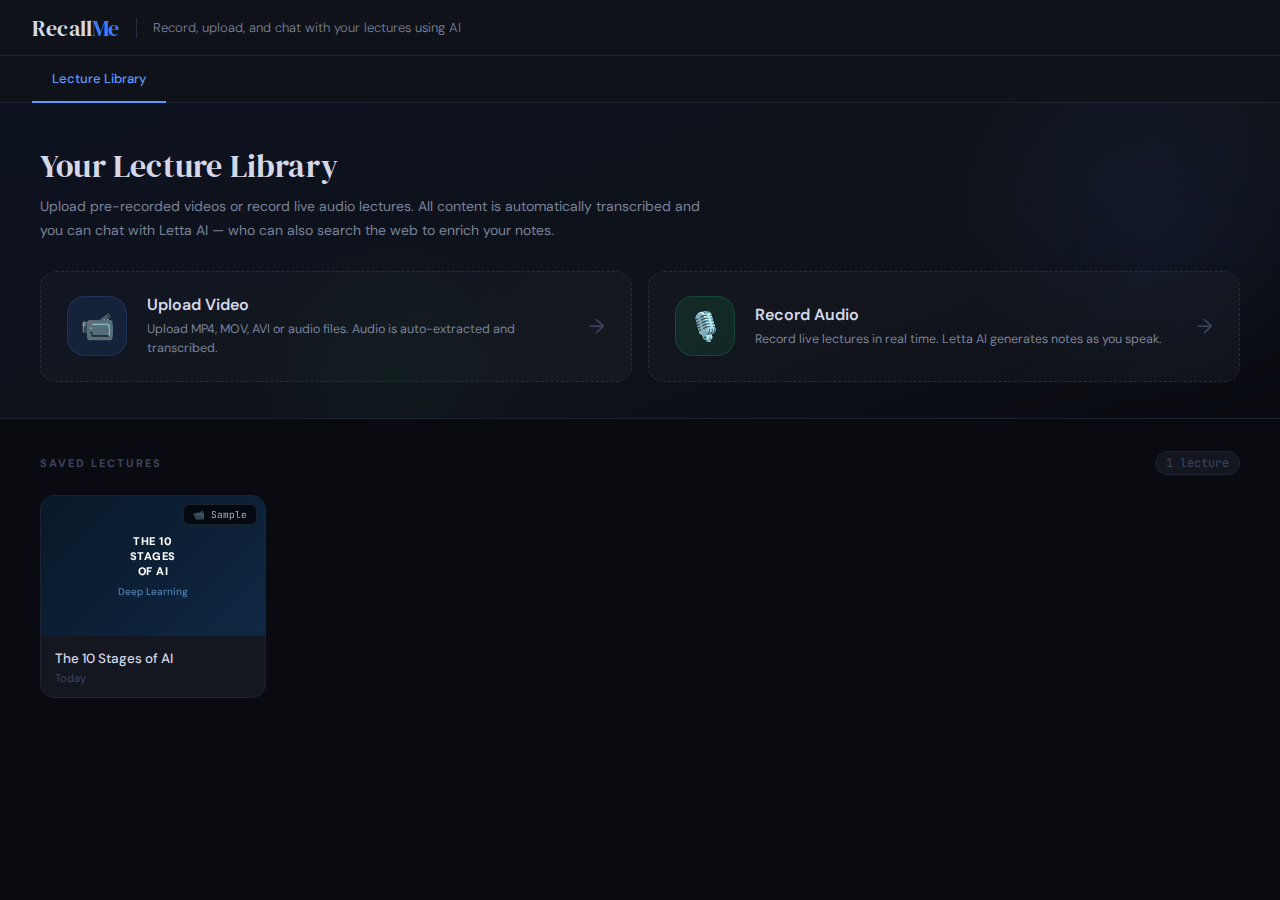
<file: AI-Webside-Project/ai_Web/RecallMe_v2.html>
<!DOCTYPE html>
<html lang="en">

<head>
  <meta charset="UTF-8">
  <meta name="viewport" content="width=device-width, initial-scale=1.0">
  <title>RecallMe — AI Lecture Assistant</title>
  <link
    href="https://fonts.googleapis.com/css2?family=DM+Serif+Display:ital@0;1&family=DM+Sans:opsz,wght@9..40,300;9..40,400;9..40,500;9..40,600&family=JetBrains+Mono:wght@300;400&display=swap"
    rel="stylesheet">
  <style>
    *,
    *::before,
    *::after {
      box-sizing: border-box;
      margin: 0;
      padding: 0
    }

    :root {
      --bg: #090b11;
      --card: #0f1219;
      --card2: #141720;
      --card3: #1a1e2a;
      --border: #1e2333;
      --border2: #262d42;
      --accent: #3b7ef8;
      --accent2: #5c99ff;
      --adim: rgba(59, 126, 248, 0.12);
      --adim2: rgba(59, 126, 248, 0.06);
      --green: #10d47a;
      --gdim: rgba(16, 212, 122, 0.10);
      --amber: #f5a623;
      --amberdim: rgba(245, 166, 35, 0.12);
      --note: #4fa3e0;
      --text: #d4d8e8;
      --t2: #7a8299;
      --t3: #3e4560;
      --t4: #252c40;
      --ff: 'DM Sans', sans-serif;
      --fs: 'DM Serif Display', Georgia, serif;
      --fm: 'JetBrains Mono', monospace;
    }

    html,
    body {
      height: 100%;
      width: 100%;
      background: var(--bg);
      color: var(--text);
      font-family: var(--ff);
      overflow: hidden;
      -webkit-font-smoothing: antialiased
    }

    /* ═══ PAGES ═══ */
    .page {
      display: none;
      flex-direction: column;
      height: 100vh;
      width: 100vw;
      overflow: hidden
    }

    .page.active {
      display: flex
    }

    /* ═══ LIBRARY PAGE ═══ */
    .lib-topbar {
      height: 56px;
      background: var(--card);
      border-bottom: 1px solid var(--border);
      display: flex;
      align-items: center;
      padding: 0 32px;
      gap: 16px;
      flex-shrink: 0;
    }

    .brand {
      font-family: var(--fs);
      font-size: 22px;
      color: var(--text);
      cursor: pointer;
      user-select: none;
      letter-spacing: .2px
    }

    .brand:hover {
      opacity: .85
    }

    .brand-dot {
      color: var(--accent)
    }

    .brand-sep {
      width: 1px;
      height: 20px;
      background: var(--border2)
    }

    .brand-sub {
      font-size: 13px;
      color: var(--t2);
      font-weight: 300
    }

    .lib-tabs {
      background: var(--card);
      border-bottom: 1px solid var(--border);
      display: flex;
      padding: 0 32px;
      flex-shrink: 0
    }

    .lib-tab {
      font-size: 13px;
      font-weight: 500;
      color: var(--t2);
      padding: 14px 20px;
      cursor: pointer;
      border-bottom: 2px solid transparent;
      margin-bottom: -1px;
      transition: color .2s, border-color .2s
    }

    .lib-tab.active {
      color: var(--accent2);
      border-bottom-color: var(--accent2)
    }

    .lib-tab:hover:not(.active) {
      color: var(--text)
    }

    .lib-body {
      flex: 1;
      overflow-y: auto;
      display: flex;
      flex-direction: column;
      scrollbar-width: thin;
      scrollbar-color: var(--border2) transparent
    }

    .lib-body::-webkit-scrollbar {
      width: 5px
    }

    .lib-body::-webkit-scrollbar-thumb {
      background: var(--border2);
      border-radius: 3px
    }

    .lib-hero {
      padding: 44px 40px 36px;
      background: linear-gradient(160deg, #0d1220 0%, var(--card) 60%, var(--bg) 100%);
      border-bottom: 1px solid var(--border);
      flex-shrink: 0;
      position: relative;
      overflow: hidden;
    }

    .lib-hero::before {
      content: '';
      position: absolute;
      top: -100px;
      right: -80px;
      width: 420px;
      height: 420px;
      border-radius: 50%;
      background: radial-gradient(circle, rgba(59, 126, 248, 0.07) 0%, transparent 65%);
      pointer-events: none
    }

    .lib-hero::after {
      content: '';
      position: absolute;
      bottom: -100px;
      left: 20%;
      width: 280px;
      height: 280px;
      border-radius: 50%;
      background: radial-gradient(circle, rgba(16, 212, 122, 0.04) 0%, transparent 70%);
      pointer-events: none
    }

    .lib-hero-inner {
      position: relative;
      z-index: 1;
      max-width: 1400px
    }

    .lib-h {
      font-family: var(--fs);
      font-size: 32px;
      font-weight: 400;
      color: var(--text);
      margin-bottom: 10px;
      letter-spacing: .2px;
      line-height: 1.2
    }

    .lib-sub {
      font-size: 14px;
      color: var(--t2);
      line-height: 1.7;
      max-width: 680px
    }

    .lib-actions {
      display: grid;
      grid-template-columns: 1fr 1fr;
      gap: 16px;
      margin-top: 28px
    }

    .action-card {
      background: rgba(255, 255, 255, 0.02);
      border: 1.5px dashed var(--border2);
      border-radius: 16px;
      display: flex;
      align-items: center;
      gap: 20px;
      padding: 22px 26px;
      cursor: pointer;
      transition: all .25s;
      position: relative;
      overflow: hidden
    }

    .action-card::after {
      content: '';
      position: absolute;
      inset: 0;
      background: linear-gradient(135deg, transparent 60%, rgba(255, 255, 255, 0.01));
      pointer-events: none
    }

    .action-card:hover {
      border-style: solid;
      transform: translateY(-2px)
    }

    .action-card.upload:hover {
      border-color: var(--accent);
      background: rgba(59, 126, 248, 0.07);
      box-shadow: 0 8px 40px rgba(59, 126, 248, 0.10)
    }

    .action-card.record:hover {
      border-color: var(--green);
      background: rgba(16, 212, 122, 0.06);
      box-shadow: 0 8px 40px rgba(16, 212, 122, 0.08)
    }

    .action-icon-wrap {
      width: 60px;
      height: 60px;
      border-radius: 18px;
      display: flex;
      align-items: center;
      justify-content: center;
      font-size: 28px;
      flex-shrink: 0;
      transition: transform .25s
    }

    .action-card:hover .action-icon-wrap {
      transform: scale(1.06)
    }

    .action-icon-wrap.blue {
      background: rgba(59, 126, 248, 0.12);
      border: 1px solid rgba(59, 126, 248, 0.18)
    }

    .action-icon-wrap.green {
      background: rgba(16, 212, 122, 0.10);
      border: 1px solid rgba(16, 212, 122, 0.18)
    }

    .action-text {
      flex: 1
    }

    .action-title {
      font-size: 16px;
      font-weight: 600;
      color: var(--text);
      margin-bottom: 5px
    }

    .action-desc {
      font-size: 12.5px;
      color: var(--t2);
      line-height: 1.55
    }

    .action-arrow {
      font-size: 20px;
      color: var(--t3);
      transition: all .25s;
      flex-shrink: 0
    }

    .action-card:hover .action-arrow {
      transform: translateX(4px)
    }

    .action-card.upload:hover .action-arrow {
      color: var(--accent)
    }

    .action-card.record:hover .action-arrow {
      color: var(--green)
    }

    .lib-grid-area {
      padding: 32px 40px 40px;
      flex: 1
    }

    .lib-grid-header {
      display: flex;
      align-items: center;
      justify-content: space-between;
      margin-bottom: 20px
    }

    .lib-section-label {
      font-size: 11px;
      font-weight: 700;
      letter-spacing: 2px;
      text-transform: uppercase;
      color: var(--t3)
    }

    .lib-count {
      font-size: 12px;
      font-family: var(--fm);
      color: var(--t3);
      background: var(--card2);
      border: 1px solid var(--border);
      border-radius: 20px;
      padding: 3px 10px
    }

    .lecture-grid {
      display: grid;
      grid-template-columns: repeat(auto-fill, minmax(200px, 1fr));
      gap: 18px
    }

    .lecture-card {
      background: var(--card2);
      border: 1px solid var(--border);
      border-radius: 14px;
      overflow: hidden;
      cursor: pointer;
      transition: all .25s;
      position: relative
    }

    .lecture-card:hover {
      border-color: var(--accent);
      transform: translateY(-4px);
      box-shadow: 0 16px 48px rgba(0, 0, 0, 0.5), 0 0 0 1px rgba(59, 126, 248, 0.1)
    }

    .lc-thumb {
      width: 100%;
      height: 140px;
      background: linear-gradient(135deg, #0b1828, #162240);
      display: flex;
      align-items: center;
      justify-content: center;
      overflow: hidden;
      position: relative
    }

    .lc-play {
      position: absolute;
      top: 50%;
      left: 50%;
      transform: translate(-50%, -50%);
      width: 44px;
      height: 44px;
      border-radius: 50%;
      background: rgba(255, 255, 255, 0.12);
      border: 2px solid rgba(255, 255, 255, 0.25);
      display: flex;
      align-items: center;
      justify-content: center;
      font-size: 16px;
      opacity: 0;
      transition: opacity .25s;
      backdrop-filter: blur(6px)
    }

    .lecture-card:hover .lc-play {
      opacity: 1
    }

    .lc-badge {
      position: absolute;
      top: 8px;
      right: 8px;
      background: rgba(0, 0, 0, 0.7);
      border: 1px solid rgba(255, 255, 255, 0.1);
      border-radius: 6px;
      padding: 3px 9px;
      font-size: 9.5px;
      font-family: var(--fm);
      color: rgba(255, 255, 255, 0.65);
      backdrop-filter: blur(4px)
    }

    .lc-info {
      padding: 14px 14px 12px
    }

    .lc-title {
      font-size: 13.5px;
      font-weight: 500;
      color: var(--text);
      white-space: nowrap;
      overflow: hidden;
      text-overflow: ellipsis;
      margin-bottom: 4px
    }

    .lc-date {
      font-size: 11px;
      color: var(--t3)
    }

    .lib-empty {
      display: flex;
      flex-direction: column;
      align-items: center;
      justify-content: center;
      padding: 60px 20px;
      gap: 14px;
      color: var(--t3);
      text-align: center
    }

    .lib-empty-icon {
      font-size: 48px;
      opacity: .4
    }

    .lib-empty-text {
      font-size: 14px;
      line-height: 1.65;
      max-width: 280px
    }

    /* ═══ OVERLAY/MODAL ═══ */
    .overlay {
      position: fixed;
      inset: 0;
      background: rgba(0, 0, 0, 0.7);
      z-index: 200;
      display: none;
      align-items: center;
      justify-content: center;
      backdrop-filter: blur(6px)
    }

    .overlay.open {
      display: flex
    }

    .modal {
      background: var(--card2);
      border: 1px solid var(--border2);
      border-radius: 16px;
      padding: 30px;
      width: 440px;
      max-width: 95vw;
      box-shadow: 0 30px 90px rgba(0, 0, 0, 0.7);
      animation: mIn .22s ease
    }

    @keyframes mIn {
      from {
        opacity: 0;
        transform: scale(.95) translateY(12px)
      }

      to {
        opacity: 1;
        transform: none
      }
    }

    .modal-header {
      display: flex;
      align-items: center;
      justify-content: space-between;
      margin-bottom: 22px
    }

    .modal-title {
      font-size: 17px;
      font-weight: 600;
      color: var(--text)
    }

    .modal-close {
      background: none;
      border: none;
      color: var(--t2);
      cursor: pointer;
      font-size: 18px;
      line-height: 1;
      padding: 4px;
      border-radius: 6px;
      transition: color .2s
    }

    .modal-close:hover {
      color: var(--text)
    }

    .mtabs {
      display: flex;
      margin-bottom: 22px;
      background: var(--card);
      border-radius: 10px;
      padding: 4px;
      gap: 4px
    }

    .mtab {
      flex: 1;
      text-align: center;
      padding: 8px;
      font-size: 13px;
      font-weight: 500;
      color: var(--t2);
      border-radius: 7px;
      cursor: pointer;
      transition: all .18s
    }

    .mtab.active {
      background: var(--accent);
      color: #fff
    }

    .flabel {
      font-size: 11px;
      font-weight: 700;
      letter-spacing: .8px;
      text-transform: uppercase;
      color: var(--t2);
      margin-bottom: 7px;
      display: block
    }

    .finput {
      width: 100%;
      padding: 11px 14px;
      background: var(--card);
      border: 1.5px solid var(--border2);
      border-radius: 9px;
      color: var(--text);
      font-family: var(--ff);
      font-size: 14px;
      outline: none;
      margin-bottom: 16px;
      transition: border-color .2s
    }

    .finput:focus {
      border-color: var(--accent)
    }

    .finput::placeholder {
      color: var(--t3)
    }

    .fhint {
      font-size: 12px;
      color: var(--t3);
      margin-bottom: 8px;
      line-height: 1.6
    }

    .mbtns {
      display: flex;
      gap: 10px;
      margin-top: 10px
    }

    .btn-p {
      flex: 1;
      padding: 11px;
      background: var(--accent);
      border: none;
      border-radius: 9px;
      color: #fff;
      font-family: var(--ff);
      font-size: 14px;
      font-weight: 500;
      cursor: pointer;
      transition: background .2s
    }

    .btn-p:hover {
      background: var(--accent2)
    }

    .btn-p:disabled {
      background: var(--border2);
      cursor: not-allowed;
      opacity: .6
    }

    .btn-c {
      padding: 11px 20px;
      background: transparent;
      border: 1px solid var(--border2);
      border-radius: 9px;
      color: var(--t2);
      font-family: var(--ff);
      font-size: 14px;
      cursor: pointer;
      transition: all .2s
    }

    .btn-c:hover {
      border-color: var(--text);
      color: var(--text)
    }

    .dropzone {
      border: 2px dashed var(--border2);
      border-radius: 12px;
      padding: 28px;
      text-align: center;
      margin-bottom: 14px;
      cursor: pointer;
      transition: all .22s
    }

    .dropzone:hover,
    .dropzone.drag {
      border-color: var(--accent);
      background: var(--adim)
    }

    .dropzone-icon {
      font-size: 36px;
      margin-bottom: 10px
    }

    .dropzone p {
      font-size: 13.5px;
      color: var(--t2)
    }

    .dropzone small {
      font-size: 12px;
      color: var(--t3);
      margin-top: 5px;
      display: block
    }

    .file-chip {
      display: none;
      align-items: center;
      gap: 8px;
      background: var(--gdim);
      border: 1px solid rgba(16, 212, 122, 0.25);
      border-radius: 9px;
      padding: 10px 14px;
      font-size: 12.5px;
      color: var(--green);
      margin-bottom: 14px
    }

    .prog-wrap {
      background: var(--card);
      border-radius: 8px;
      height: 6px;
      margin: 10px 0;
      overflow: hidden;
      display: none
    }

    .prog-bar {
      height: 100%;
      border-radius: 8px;
      background: linear-gradient(90deg, var(--accent), var(--green));
      transition: width .35s;
      width: 0%
    }

    .prog-label {
      font-size: 11.5px;
      color: var(--t2);
      text-align: center;
      margin-top: 6px;
      font-family: var(--fm);
      display: none
    }

    .rec-steps {
      display: flex;
      flex-direction: column;
      gap: 12px;
      margin-bottom: 20px
    }

    .rec-step {
      display: flex;
      align-items: flex-start;
      gap: 14px;
      padding: 14px 16px;
      background: var(--card);
      border: 1px solid var(--border);
      border-radius: 10px
    }

    .step-num {
      width: 26px;
      height: 26px;
      border-radius: 50%;
      background: var(--adim);
      border: 1px solid rgba(59, 126, 248, 0.3);
      color: var(--accent2);
      font-size: 12px;
      font-weight: 600;
      display: flex;
      align-items: center;
      justify-content: center;
      flex-shrink: 0;
      margin-top: 1px
    }

    .rec-step p {
      font-size: 13px;
      color: var(--t2);
      line-height: 1.55
    }

    /* ═══ SESSION PAGE ═══ */
    .sess-top {
      height: 54px;
      background: var(--card);
      border-bottom: 1px solid var(--border);
      display: flex;
      align-items: center;
      padding: 0 20px;
      gap: 12px;
      flex-shrink: 0;
      position: relative;
      z-index: 10
    }

    .back-btn {
      display: flex;
      align-items: center;
      gap: 7px;
      font-size: 13px;
      color: var(--t2);
      background: none;
      border: none;
      cursor: pointer;
      font-family: var(--ff);
      transition: color .2s;
      padding: 4px 8px;
      border-radius: 7px
    }

    .back-btn:hover {
      color: var(--text);
      background: var(--card2)
    }

    .back-btn svg {
      width: 15px;
      height: 15px;
      stroke: currentColor;
      fill: none;
      stroke-width: 2.2;
      stroke-linecap: round;
      stroke-linejoin: round
    }

    .sess-brand {
      position: absolute;
      left: 50%;
      transform: translateX(-50%);
      font-family: var(--fs);
      font-size: 19px;
      color: var(--text);
      pointer-events: none;
      white-space: nowrap
    }

    .sess-actions {
      margin-left: auto;
      display: flex;
      gap: 8px;
      align-items: center
    }

    .fix-btn {
      display: flex;
      align-items: center;
      gap: 6px;
      padding: 7px 14px;
      border-radius: 8px;
      background: var(--amberdim);
      border: 1px solid rgba(245, 166, 35, 0.25);
      color: var(--amber);
      font-family: var(--ff);
      font-size: 12px;
      font-weight: 500;
      cursor: pointer;
      transition: all .2s
    }

    .fix-btn:hover {
      background: rgba(245, 166, 35, 0.2)
    }

    .fix-btn:disabled {
      opacity: .35;
      cursor: not-allowed
    }

    .rec-btn {
      display: flex;
      align-items: center;
      gap: 7px;
      padding: 8px 18px;
      border-radius: 8px;
      background: var(--accent);
      border: none;
      color: #fff;
      font-family: var(--ff);
      font-size: 13px;
      font-weight: 500;
      cursor: pointer;
      transition: all .2s
    }

    .rec-btn:hover {
      background: var(--accent2);
      transform: translateY(-1px)
    }

    .rec-btn.on {
      background: #c0202e
    }

    .rec-btn.on:hover {
      background: #d03040
    }

    .rdot {
      width: 7px;
      height: 7px;
      border-radius: 50%;
      background: #fff;
      flex-shrink: 0
    }

    .rec-btn.on .rdot {
      animation: rblink 1s ease infinite
    }

    @keyframes rblink {

      0%,
      100% {
        opacity: 1
      }

      50% {
        opacity: .1
      }
    }

    .sess-layout {
      display: grid;
      grid-template-columns: 1fr 1fr;
      flex: 1;
      overflow: hidden;
      min-height: 0
    }

    .s-left {
      display: flex;
      flex-direction: column;
      border-right: 1px solid var(--border);
      overflow: hidden;
      background: var(--bg);
      min-height: 0
    }

    .s-right {
      display: flex;
      flex-direction: column;
      overflow: hidden;
      background: var(--card);
      min-height: 0
    }

    .sec-head {
      padding: 10px 18px;
      border-bottom: 1px solid var(--border);
      font-size: 9.5px;
      font-weight: 700;
      letter-spacing: 2.2px;
      text-transform: uppercase;
      color: var(--t3);
      background: var(--card);
      flex-shrink: 0;
      display: flex;
      align-items: center;
      justify-content: space-between
    }

    .sh-btns {
      display: flex;
      gap: 6px
    }

    .sh-btn {
      font-size: 10px;
      font-family: var(--fm);
      color: var(--t3);
      background: none;
      border: 1px solid var(--border2);
      border-radius: 5px;
      padding: 2px 9px;
      cursor: pointer;
      transition: all .2s
    }

    .sh-btn:hover {
      color: var(--accent2);
      border-color: var(--accent)
    }

    .notes-scroll {
      flex: 1;
      overflow-y: auto;
      scrollbar-width: thin;
      scrollbar-color: var(--border2) transparent;
      min-height: 0
    }

    .notes-scroll::-webkit-scrollbar {
      width: 3px
    }

    .notes-scroll::-webkit-scrollbar-thumb {
      background: var(--border2);
      border-radius: 2px
    }

    .tx-block {
      padding: 18px 20px;
      border-bottom: 1px solid var(--border)
    }

    .tx-block:last-child {
      border-bottom: none
    }

    .tx-source-header {
      display: flex;
      align-items: center;
      gap: 10px;
      margin-bottom: 14px;
      padding-bottom: 12px;
      border-bottom: 1px solid var(--border)
    }

    .tx-src-icon {
      width: 32px;
      height: 32px;
      border-radius: 9px;
      display: flex;
      align-items: center;
      justify-content: center;
      font-size: 15px;
      flex-shrink: 0
    }

    .tx-src-icon.video {
      background: rgba(59, 126, 248, 0.12);
      border: 1px solid rgba(59, 126, 248, 0.2)
    }

    .tx-src-icon.mic {
      background: var(--gdim);
      border: 1px solid rgba(16, 212, 122, 0.2)
    }

    .tx-src-meta {
      flex: 1;
      min-width: 0
    }

    .tx-src-name {
      font-size: 12.5px;
      font-weight: 600;
      color: var(--text);
      white-space: nowrap;
      overflow: hidden;
      text-overflow: ellipsis
    }

    .tx-src-sub {
      font-size: 10.5px;
      color: var(--t3);
      margin-top: 2px
    }

    .tx-src-badge {
      font-size: 9.5px;
      font-family: var(--fm);
      padding: 3px 9px;
      border-radius: 12px;
      font-weight: 600;
      flex-shrink: 0
    }

    .tx-src-badge.video {
      background: rgba(59, 126, 248, 0.1);
      color: var(--accent2);
      border: 1px solid rgba(59, 126, 248, 0.18)
    }

    .tx-src-badge.mic {
      background: var(--gdim);
      color: var(--green);
      border: 1px solid rgba(16, 212, 122, 0.18)
    }

    .tx-src-badge.fixed {
      background: var(--amberdim);
      color: var(--amber);
      border: 1px solid rgba(245, 166, 35, 0.2)
    }

    .tx-src-badge.live {
      background: rgba(192, 32, 46, 0.15);
      color: #ff6b7a;
      border: 1px solid rgba(192, 32, 46, 0.3);
      animation: livepulse 1.5s ease infinite
    }

    @keyframes livepulse {

      0%,
      100% {
        opacity: 1
      }

      50% {
        opacity: .5
      }
    }

    .tx-text {
      font-family: var(--fm);
      font-size: 12.5px;
      line-height: 1.9;
      color: var(--text);
      font-weight: 300;
      white-space: pre-wrap;
      word-break: break-word
    }

    .tx-placeholder {
      padding: 24px 20px;
      font-family: var(--fm);
      font-size: 12px;
      color: var(--t3);
      line-height: 2;
      font-style: italic
    }

    .tx-placeholder span {
      display: block;
      margin-bottom: 10px;
      font-size: 13px;
      color: var(--t2);
      font-style: normal;
      font-weight: 500
    }

    .audio-panel {
      border-top: 1px solid var(--border);
      height: 84px;
      min-height: 84px;
      background: var(--card);
      display: flex;
      flex-direction: column;
      flex-shrink: 0;
      overflow: hidden
    }

    .audio-body {
      flex: 1;
      display: flex;
      align-items: center;
      justify-content: center;
      flex-direction: column;
      gap: 6px
    }

    .await {
      display: flex;
      align-items: center;
      gap: 8px;
      font-size: 11.5px;
      color: var(--t3);
      font-family: var(--fm)
    }

    .spin {
      width: 12px;
      height: 12px;
      border: 1.5px solid var(--border2);
      border-top-color: var(--t3);
      border-radius: 50%;
      animation: spin .9s linear infinite;
      flex-shrink: 0
    }

    @keyframes spin {
      to {
        transform: rotate(360deg)
      }
    }

    .waveform {
      display: flex;
      align-items: center;
      gap: 2px;
      height: 28px;
      opacity: 0;
      transition: opacity .4s
    }

    .waveform.live {
      opacity: 1
    }

    .wbar {
      width: 3px;
      border-radius: 2px;
      background: var(--accent);
      height: 4px
    }

    .audio-lbl {
      font-size: 10px;
      font-family: var(--fm);
      color: var(--t2);
      display: none
    }

    /* recording status bar */
    .rec-status-bar {
      display: none;
      align-items: center;
      gap: 8px;
      padding: 6px 18px;
      background: rgba(192, 32, 46, 0.08);
      border-bottom: 1px solid rgba(192, 32, 46, 0.2);
      font-size: 11px;
      font-family: var(--fm);
      color: #ff6b7a;
      flex-shrink: 0;
    }

    .rec-status-bar.visible {
      display: flex
    }

    .rec-dot-live {
      width: 6px;
      height: 6px;
      border-radius: 50%;
      background: #ff4d6d;
      animation: rblink 1s infinite;
      flex-shrink: 0
    }

    #recWordCount {
      margin-left: auto;
      color: var(--t3)
    }

    .chat-scroll {
      flex: 1;
      overflow-y: auto;
      padding: 16px 15px;
      display: flex;
      flex-direction: column;
      gap: 12px;
      scrollbar-width: thin;
      scrollbar-color: var(--border2) transparent;
      min-height: 0
    }

    .chat-scroll::-webkit-scrollbar {
      width: 3px
    }

    .chat-scroll::-webkit-scrollbar-thumb {
      background: var(--border2);
      border-radius: 2px
    }

    .chat-empty {
      margin: auto;
      text-align: center;
      padding: 28px 20px;
      display: flex;
      flex-direction: column;
      align-items: center;
      gap: 10px
    }

    .chat-empty-orb {
      width: 56px;
      height: 56px;
      border-radius: 50%;
      background: radial-gradient(circle, rgba(79, 163, 224, 0.15), rgba(59, 126, 248, 0.05));
      border: 1px solid rgba(79, 163, 224, 0.15);
      display: flex;
      align-items: center;
      justify-content: center;
      font-size: 24px;
      animation: orb 3s ease infinite
    }

    @keyframes orb {

      0%,
      100% {
        box-shadow: 0 0 0 0 rgba(79, 163, 224, 0)
      }

      50% {
        box-shadow: 0 0 20px 4px rgba(79, 163, 224, 0.08)
      }
    }

    .chat-empty-t {
      font-size: 14px;
      font-weight: 600;
      color: var(--text)
    }

    .chat-empty-s {
      font-size: 12.5px;
      color: var(--t2);
      line-height: 1.7;
      max-width: 220px;
      text-align: center
    }

    /* web search indicator */
    .search-badge {
      display: inline-flex;
      align-items: center;
      gap: 5px;
      font-size: 10px;
      font-family: var(--fm);
      color: var(--note);
      background: rgba(79, 163, 224, 0.08);
      border: 1px solid rgba(79, 163, 224, 0.18);
      border-radius: 20px;
      padding: 2px 9px;
      margin-bottom: 6px
    }

    .search-dot {
      width: 5px;
      height: 5px;
      border-radius: 50%;
      background: var(--note);
      animation: searchpulse 1.2s ease infinite
    }

    @keyframes searchpulse {

      0%,
      100% {
        opacity: 1;
        transform: scale(1)
      }

      50% {
        opacity: .4;
        transform: scale(.7)
      }
    }

    .chips-row {
      display: flex;
      gap: 6px;
      flex-wrap: wrap;
      padding: 8px 15px 4px;
      flex-shrink: 0;
      border-top: 1px solid var(--border);
      background: var(--card2)
    }

    .chip {
      padding: 5px 13px;
      border-radius: 20px;
      border: 1px solid var(--border2);
      background: var(--card);
      font-size: 11.5px;
      color: var(--t2);
      cursor: pointer;
      transition: all .2s;
      white-space: nowrap
    }

    .chip:hover {
      border-color: var(--accent);
      color: var(--accent2);
      background: var(--adim);
      transform: translateY(-1px)
    }

    .letta-card {
      background: var(--card3);
      border: 1px solid var(--border2);
      border-radius: 12px;
      padding: 16px 18px;
      animation: fUp .3s ease
    }

    @keyframes fUp {
      from {
        opacity: 0;
        transform: translateY(8px)
      }

      to {
        opacity: 1;
        transform: none
      }
    }

    .letta-tag {
      display: flex;
      align-items: center;
      gap: 7px;
      font-size: 9.5px;
      font-weight: 700;
      letter-spacing: 1.8px;
      text-transform: uppercase;
      color: var(--note);
      margin-bottom: 14px
    }

    .ldot {
      width: 5px;
      height: 5px;
      border-radius: 50%;
      background: var(--note);
      flex-shrink: 0
    }

    .notes-sec {
      margin-bottom: 13px
    }

    .notes-sec:last-child {
      margin-bottom: 0
    }

    .nsec-title {
      font-size: 12.5px;
      font-weight: 600;
      color: var(--text);
      margin-bottom: 7px;
      display: flex;
      align-items: center;
      gap: 8px
    }

    .nsec-title::before {
      content: '';
      width: 3px;
      height: 13px;
      border-radius: 2px;
      background: var(--note);
      display: inline-block;
      flex-shrink: 0
    }

    .nsec-ul {
      list-style: none;
      padding: 0;
      display: flex;
      flex-direction: column;
      gap: 5px
    }

    .nsec-ul li {
      font-size: 12.5px;
      line-height: 1.65;
      color: var(--t2);
      padding-left: 16px;
      position: relative
    }

    .nsec-ul li::before {
      content: '●';
      position: absolute;
      left: 0;
      color: var(--note);
      font-size: 8px;
      top: 4px
    }

    .msg {
      display: flex;
      flex-direction: column;
      gap: 4px;
      animation: fUp .22s ease
    }

    .msg-who {
      font-size: 9px;
      font-weight: 700;
      letter-spacing: 1.8px;
      text-transform: uppercase;
      color: var(--t3);
      padding: 0 3px
    }

    .msg.user .msg-who {
      color: var(--accent2)
    }

    .msg.ai .msg-who {
      color: var(--note)
    }

    .msg-b {
      font-size: 13.5px;
      line-height: 1.7;
      padding: 12px 16px;
      border-radius: 10px
    }

    .msg.user .msg-b {
      background: rgba(59, 126, 248, 0.10);
      border: 1px solid rgba(59, 126, 248, 0.18);
      color: var(--text);
      align-self: flex-end;
      border-radius: 10px 10px 2px 10px;
      max-width: 88%
    }

    .msg.ai .msg-b {
      background: var(--card3);
      border: 1px solid var(--border2);
      color: var(--t2);
      align-self: flex-start;
      border-radius: 2px 10px 10px 10px;
      max-width: 96%
    }

    .msg.ai .msg-b strong {
      color: var(--text)
    }

    .typing-row {
      display: flex;
      align-items: center;
      gap: 5px;
      padding: 12px 16px;
      background: var(--card3);
      border: 1px solid var(--border2);
      border-radius: 2px 10px 10px 10px;
      width: fit-content
    }

    .td {
      width: 5px;
      height: 5px;
      border-radius: 50%;
      background: var(--t3);
      animation: tdot 1.1s ease-in-out infinite
    }

    .td:nth-child(2) {
      animation-delay: .18s
    }

    .td:nth-child(3) {
      animation-delay: .36s
    }

    @keyframes tdot {

      0%,
      60%,
      100% {
        transform: translateY(0);
        opacity: .3
      }

      30% {
        transform: translateY(-6px);
        opacity: 1;
        background: var(--note)
      }
    }

    .chat-input-row {
      border-top: 1px solid var(--border);
      padding: 11px 15px;
      display: flex;
      gap: 9px;
      align-items: center;
      background: var(--card);
      flex-shrink: 0
    }

    .chat-in {
      flex: 1;
      background: var(--card2);
      border: 1.5px solid var(--border2);
      border-radius: 9px;
      padding: 10px 14px;
      font-family: var(--ff);
      font-size: 13.5px;
      color: var(--text);
      outline: none;
      transition: border-color .2s
    }

    .chat-in::placeholder {
      color: var(--t3);
      font-style: italic
    }

    .chat-in:focus {
      border-color: rgba(59, 126, 248, 0.5)
    }

    .send-btn {
      padding: 10px 22px;
      background: var(--accent);
      border: none;
      border-radius: 9px;
      color: #fff;
      font-family: var(--ff);
      font-size: 13.5px;
      font-weight: 500;
      cursor: pointer;
      transition: all .2s;
      flex-shrink: 0
    }

    .send-btn:hover {
      background: var(--accent2);
      transform: translateY(-1px)
    }

    .send-btn:disabled {
      background: var(--border2);
      cursor: not-allowed;
      transform: none
    }

    #_toast {
      position: fixed;
      bottom: 24px;
      right: 24px;
      background: var(--green);
      color: #fff;
      padding: 10px 20px;
      border-radius: 9px;
      font-size: 13px;
      z-index: 9999;
      opacity: 0;
      transition: opacity .25s;
      pointer-events: none
    }

    ::-webkit-scrollbar {
      width: 5px
    }

    ::-webkit-scrollbar-track {
      background: transparent
    }

    ::-webkit-scrollbar-thumb {
      background: var(--border2);
      border-radius: 3px
    }

    /* Whisper server pill */
    .whisper-pill {
      display: flex;
      align-items: center;
      gap: 6px;
      padding: 5px 12px;
      border-radius: 20px;
      border: 1px solid var(--border2);
      background: var(--card2);
      font-size: 11px;
      font-family: var(--fm);
      color: var(--t3);
      cursor: default;
      transition: all .3s;
    }

    .whisper-pill.online {
      border-color: rgba(16, 212, 122, 0.3);
      background: rgba(16, 212, 122, 0.06);
      color: var(--green)
    }

    .whisper-pill.offline {
      border-color: rgba(245, 166, 35, 0.3);
      background: rgba(245, 166, 35, 0.06);
      color: var(--amber)
    }

    .whisper-dot {
      width: 6px;
      height: 6px;
      border-radius: 50%;
      background: var(--t3);
      transition: background .3s;
      flex-shrink: 0
    }

    .whisper-pill.online .whisper-dot {
      background: var(--green);
      box-shadow: 0 0 6px rgba(16, 212, 122, 0.6)
    }

    .whisper-pill.offline .whisper-dot {
      background: var(--amber)
    }

    /* Upload method toggle */
    .method-toggle {
      display: flex;
      margin-bottom: 16px;
      background: var(--card);
      border-radius: 10px;
      padding: 4px;
      gap: 4px
    }

    .method-btn {
      flex: 1;
      text-align: center;
      padding: 8px 6px;
      font-size: 12px;
      font-weight: 500;
      color: var(--t2);
      border-radius: 7px;
      cursor: pointer;
      transition: all .18s;
      display: flex;
      align-items: center;
      justify-content: center;
      gap: 6px
    }

    .method-btn.active {
      background: var(--accent);
      color: #fff
    }

    .method-btn.active.green {
      background: var(--green);
      color: #000
    }

    .whisper-note {
      font-size: 11px;
      color: var(--t3);
      background: var(--gdim);
      border: 1px solid rgba(16, 212, 122, 0.15);
      border-radius: 8px;
      padding: 9px 12px;
      margin-bottom: 14px;
      line-height: 1.6
    }

    .whisper-note strong {
      color: var(--green)
    }
  </style>
</head>

<body>

  <!-- ═══ LIBRARY PAGE ═══ -->
  <div id="pg-library" class="page active">
    <div class="lib-topbar">
      <div class="brand" onclick="showLibrary()">Recall<span class="brand-dot">Me</span></div>
      <div class="brand-sep"></div>
      <div class="brand-sub">Record, upload, and chat with your lectures using AI</div>
    </div>
    <div class="lib-tabs">
      <div class="lib-tab active">Lecture Library</div>
    </div>
    <div class="lib-body">
      <div class="lib-hero">
        <div class="lib-hero-inner">
          <div class="lib-h">Your Lecture Library</div>
          <div class="lib-sub">Upload pre-recorded videos or record live audio lectures. All content is automatically
            transcribed and you can chat with Letta AI — who can also search the web to enrich your notes.</div>
          <div class="lib-actions">
            <div class="action-card upload" onclick="openModal('modal-upload')">
              <div class="action-icon-wrap blue">📹</div>
              <div class="action-text">
                <div class="action-title">Upload Video</div>
                <div class="action-desc">Upload MP4, MOV, AVI or audio files. Audio is auto-extracted and transcribed.
                </div>
              </div>
              <div class="action-arrow">→</div>
            </div>
            <div class="action-card record" onclick="openModal('modal-record')">
              <div class="action-icon-wrap green">🎙️</div>
              <div class="action-text">
                <div class="action-title">Record Audio</div>
                <div class="action-desc">Record live lectures in real time. Letta AI generates notes as you speak.</div>
              </div>
              <div class="action-arrow">→</div>
            </div>
          </div>
        </div>
      </div>
      <div class="lib-grid-area">
        <div class="lib-grid-header">
          <div class="lib-section-label">Saved Lectures</div>
          <div class="lib-count" id="libCount">1 lecture</div>
        </div>
        <div class="lecture-grid" id="lectureGrid">
          <div class="lecture-card" onclick="openSession('The 10 Stages of AI','sample','')">
            <div class="lc-thumb" style="background:linear-gradient(135deg,#091828,#0f2844)">
              <div style="text-align:center;padding:12px;z-index:1;position:relative">
                <div
                  style="font-size:11px;font-weight:800;color:#fff;line-height:1.35;margin-bottom:6px;letter-spacing:.5px">
                  THE 10<br>STAGES<br>OF AI</div>
                <div style="font-size:10px;color:#5080b0;font-weight:500">Deep Learning</div>
              </div>
              <div class="lc-play">▶</div>
            </div>
            <div class="lc-badge">📹 Sample</div>
            <div class="lc-info">
              <div class="lc-title">The 10 Stages of AI</div>
              <div class="lc-date">Today</div>
            </div>
          </div>
        </div>
      </div>
    </div>
  </div>

  <!-- ═══ SESSION PAGE ═══ -->
  <div id="pg-session" class="page">
    <div class="sess-top">
      <button class="back-btn" onclick="showLibrary()">
        <svg viewBox="0 0 24 24">
          <polyline points="15 18 9 12 15 6" />
        </svg>
        Back to Library
      </button>
      <div class="sess-brand">RecallMe</div>
      <div class="sess-actions">
        <div class="whisper-pill" id="whisperPill" title="Whisper server status">
          <div class="whisper-dot" id="whisperDot"></div>
          <span id="whisperLabel">Whisper</span>
        </div>
        <button class="fix-btn" id="fixBtn" onclick="correctGrammar()" disabled>✏️ Fix Grammar</button>
        <button class="rec-btn" id="recBtn" onclick="toggleRec()">
          <div class="rdot"></div><span id="recBtnTxt">Start Recording</span>
        </button>
      </div>
    </div>

    <div class="sess-layout">
      <!-- LEFT: NOTES/TRANSCRIPT -->
      <div class="s-left">
        <div class="sec-head">
          <span>Notes</span>
          <div class="sh-btns">
            <button class="sh-btn" onclick="copyTranscript()">Copy</button>
            <button class="sh-btn" onclick="clearTranscript()">Clear</button>
          </div>
        </div>
        <!-- LIVE RECORDING STATUS BAR -->
        <div class="rec-status-bar" id="recStatusBar">
          <div class="rec-dot-live"></div>
          <span>Recording live — speak clearly</span>
          <span id="recWordCount">0 words</span>
        </div>
        <div class="notes-scroll" id="notesScroll">
          <div id="txPlaceholder" class="tx-placeholder">
            <span>Ready to capture your lecture</span>
            📹 Upload a video — audio is extracted and transcribed automatically<br>
            🎙️ Click Start Recording to capture live speech in real time<br>
            ✏️ Use Fix Grammar to correct speech-to-text errors
          </div>
          <div id="txBlocks"></div>
        </div>
        <div class="audio-panel">
          <div class="sec-head">Audio</div>
          <div class="audio-body">
            <div class="waveform" id="waveform"></div>
            <div class="await" id="audioWait">
              <div class="spin"></div><span>Waiting for agent audio track...</span>
            </div>
            <div class="audio-lbl" id="audioLbl"></div>
          </div>
        </div>
      </div>

      <!-- RIGHT: CHAT WITH LETTA (AI-powered with web search) -->
      <div class="s-right">
        <div class="sec-head">
          <span>Chat with Letta</span>
          <span style="font-size:9px;color:var(--note);letter-spacing:1px">🌐 WEB SEARCH ENABLED</span>
        </div>
        <div class="chat-scroll" id="chatScroll">
          <div class="chat-empty" id="chatEmpty">
            <div class="chat-empty-orb">🎓</div>
            <div class="chat-empty-t">Letta is ready</div>
            <div class="chat-empty-s">Ask questions about your transcript. Letta can also search the web to enrich your
              notes with accurate information.</div>
          </div>
        </div>
        <div class="chips-row">
          <div class="chip" onclick="quickAsk('Create detailed structured notes from my transcript')">📝 Notes</div>
          <div class="chip" onclick="quickAsk('Summarize the key points briefly')">⚡ Summary</div>
          <div class="chip" onclick="quickAsk('Fix all grammar and spelling errors in the transcript')">✏️ Fix grammar
          </div>
          <div class="chip"
            onclick="quickAsk('Search the web and explain the main concepts mentioned in the transcript in detail')">🌐
            Deep explain</div>
          <div class="chip" onclick="quickAsk('Create 5 practice quiz questions from this content')">❓ Quiz me</div>
          <div class="chip" onclick="quickAsk('What are the most important takeaways from this lecture?')">⭐ Key points
          </div>
        </div>
        <div class="chat-input-row">
          <input class="chat-in" id="chatIn" type="text" placeholder="Ask Letta anything — she can search the web too…"
            onkeydown="if(event.key==='Enter')sendChat()" />
          <button class="send-btn" id="sendBtn" onclick="sendChat()">Send</button>
        </div>
      </div>
    </div>
  </div>

  <!-- ═══ MODAL: UPLOAD ═══ -->
  <div class="overlay" id="modal-upload" onclick="closeOnBg(event,'modal-upload')">
    <div class="modal">
      <div class="modal-header">
        <div class="modal-title">Add a New Video</div>
        <button class="modal-close" onclick="closeModal('modal-upload')">✕</button>
      </div>
      <div class="mtabs">
        <div class="mtab active" id="tab-url" onclick="switchTab('url')">Video URL</div>
        <div class="mtab" id="tab-file" onclick="switchTab('file')">Upload File</div>
      </div>
      <div id="pane-url">
        <label class="flabel">Video Name (Optional)</label>
        <input class="finput" id="vidName" type="text" placeholder="Leave empty for auto-generated name">
        <label class="flabel">Video URL</label>
        <div class="fhint">Paste a YouTube, Vimeo, or direct video/audio link</div>
        <input class="finput" id="vidUrl" type="url" placeholder="https://youtube.com/watch?v=...">
        <div class="mbtns">
          <button class="btn-p" onclick="addFromUrl()">Add Video</button>
          <button class="btn-c" onclick="closeModal('modal-upload')">Cancel</button>
        </div>
      </div>
      <div id="pane-file" style="display:none">
        <!-- Method toggle: Whisper (local) vs Claude AI (cloud) -->
        <div class="method-toggle">
          <div class="method-btn active green" id="methodWhisper" onclick="setMethod('whisper')">
            🎙️ Whisper (Local)
          </div>
          <div class="method-btn" id="methodClaude" onclick="setMethod('claude')">
            🤖 Claude AI (Cloud)
          </div>
        </div>

        <div id="whisperNote" class="whisper-note">
          <strong>Whisper server required.</strong> Run <code
            style="background:rgba(79,163,224,0.12);color:var(--note);padding:1px 5px;border-radius:3px">python server.py</code>
          in your terminal first.<br>
          Supports MP3, MP4, WAV, M4A, MOV, WebM — any language, any accent, offline.
        </div>
        <div id="claudeNote" class="whisper-note" style="display:none">
          Uses Claude AI in the cloud to transcribe your audio. Works for MP3, WAV, M4A, WebM (max ~10MB audio).
        </div>

        <label class="flabel">Select Video or Audio File</label>
        <div class="dropzone" id="dropZone" ondragover="event.preventDefault();this.classList.add('drag')"
          ondragleave="this.classList.remove('drag')" ondrop="handleDrop(event)"
          onclick="document.getElementById('fileIn').click()">
          <div class="dropzone-icon">📁</div>
          <p>Click to browse or drag &amp; drop</p>
          <small id="dropzoneHint">MP3, MP4, WAV, M4A, MOV, WebM — any size</small>
        </div>
        <input type="file" id="fileIn" accept="video/*,audio/*,.mp3,.wav,.m4a,.flac,.ogg" style="display:none"
          onchange="onFileSelect(event)">
        <div class="file-chip" id="fileDisplay"><span id="fileDisplayName"></span></div>
        <div class="prog-wrap" id="progressWrap">
          <div class="prog-bar" id="progressBar"></div>
        </div>
        <div class="prog-label" id="progressLabel"></div>
        <div class="mbtns">
          <button class="btn-p" id="uploadBtn" onclick="processUploadedFile()">🎙️ Transcribe with Whisper</button>
          <button class="btn-c" onclick="closeModal('modal-upload')">Cancel</button>
        </div>
      </div>
    </div>
  </div>

  <!-- ═══ MODAL: RECORD ═══ -->
  <div class="overlay" id="modal-record" onclick="closeOnBg(event,'modal-record')">
    <div class="modal">
      <div class="modal-header">
        <div class="modal-title">Record Live Audio</div>
        <button class="modal-close" onclick="closeModal('modal-record')">✕</button>
      </div>
      <div class="rec-steps">
        <div class="rec-step">
          <div class="step-num">1</div>
          <p>Click <strong>Start Recording Session</strong> and allow microphone access when prompted</p>
        </div>
        <div class="rec-step">
          <div class="step-num">2</div>
          <p>Speak naturally — your words are transcribed live. The transcript updates continuously without freezing</p>
        </div>
        <div class="rec-step">
          <div class="step-num">3</div>
          <p>Letta AI generates smart notes automatically and can search the web for more context</p>
        </div>
      </div>
      <div class="mbtns">
        <button class="btn-p" onclick="startRecordSession()">Start Recording Session</button>
        <button class="btn-c" onclick="closeModal('modal-record')">Cancel</button>
      </div>
    </div>
  </div>

  <div id="_toast"></div>

  <script>
    // ═══════════════════════════════════════════════
    //  STATE
    // ═══════════════════════════════════════════════
    let transcriptBlocks = [];
    let selFile = null;
    let hist = [], busy = false;
    let isRec = false, recog = null, finalTxStr = '', notesDone = false;
    let waveInt = null, waveAnimFrame = null;
    let liveBlockId = null;
    let recRestartAttempts = 0;
    let recRestartTimer = null;
    const MAX_RESTART_ATTEMPTS = 99; // keep trying indefinitely

    // ═══════════════════════════════════════════════
    //  PAGE ROUTING
    // ═══════════════════════════════════════════════
    function showLibrary() { stopRec(); show('pg-library'); hide('pg-session'); }
    function show(id) { document.getElementById(id).classList.add('active'); }
    function hide(id) { document.getElementById(id).classList.remove('active'); }

    function openSession(title, type, fileName) {
      hist = []; notesDone = false; transcriptBlocks = [];
      finalTxStr = ''; liveBlockId = null;
      document.getElementById('txBlocks').innerHTML = '';
      document.getElementById('txPlaceholder').style.display = 'block';
      document.getElementById('chatScroll').innerHTML = `
    <div class="chat-empty" id="chatEmpty">
      <div class="chat-empty-orb">🎓</div>
      <div class="chat-empty-t">Letta is ready</div>
      <div class="chat-empty-s">Ask questions about your transcript. Letta can also search the web to enrich your notes with accurate information.</div>
    </div>`;
      document.getElementById('fixBtn').disabled = true;
      document.getElementById('recStatusBar').classList.remove('visible');
      hide('pg-library'); show('pg-session');
      if (type === 'sample') setTimeout(loadSample, 350);
    }

    function loadSample() {
      const tx = `and maybe talk louder please give me a sec already yeah so how this platform works in real time audio streaming you can see that as im talking the information what im saying is being transcribed right here on the text and there are definitions in the class you can see that its compiling the important points of what the professor would be saying into notes from there looking through this lets just say i have a question in this its like what was the suggestion for speaking louder for example i could go in type that its okay i dont think it has but i could go in and type that in here and as its transcribing notes it can also handle suppose this is what i said in the recording on and all got written now it generated auto notes like how the platform works platform enables real time audio streaming and live transcription spoken words appear instantly as text on screen system compiles professor key points into organized notes`;
      addTranscriptBlock('video', 'The 10 Stages of AI.mp4', tx);
      setTimeout(() => generateNotes(getAllText()), 900);
    }

    // ═══════════════════════════════════════════════
    //  MODALS
    // ═══════════════════════════════════════════════
    function openModal(id) { document.getElementById(id).classList.add('open'); }
    function closeModal(id) { document.getElementById(id).classList.remove('open'); }
    function closeOnBg(e, id) { if (e.target.classList.contains('overlay')) closeModal(id); }

    function switchTab(t) {
      document.getElementById('pane-url').style.display = t === 'url' ? 'block' : 'none';
      document.getElementById('pane-file').style.display = t === 'file' ? 'block' : 'none';
      document.getElementById('tab-url').classList.toggle('active', t === 'url');
      document.getElementById('tab-file').classList.toggle('active', t === 'file');
    }

    function addFromUrl() {
      const name = document.getElementById('vidName').value.trim();
      const url = document.getElementById('vidUrl').value.trim();
      if (!url) { alert('Please enter a video URL.'); return; }
      let title = name;
      if (!title) { try { title = new URL(url).hostname.replace('www.', ''); } catch (e) { title = 'Lecture'; } }
      addLibraryCard(title, 'url', url);
      closeModal('modal-upload');
      document.getElementById('vidName').value = '';
      document.getElementById('vidUrl').value = '';
    }

    function handleDrop(e) {
      e.preventDefault();
      document.getElementById('dropZone').classList.remove('drag');
      const f = e.dataTransfer.files[0];
      if (f) setSelectedFile(f);
    }
    function onFileSelect(e) { if (e.target.files[0]) setSelectedFile(e.target.files[0]); }
    function setSelectedFile(f) {
      selFile = f;
      const d = document.getElementById('fileDisplay');
      document.getElementById('fileDisplayName').textContent = '📎 ' + f.name + ' (' + (f.size / 1024 / 1024).toFixed(1) + ' MB)';
      d.style.display = 'flex';
    }

    async function processUploadedFile() {
      if (!selFile) { alert('Please select a file first.'); return; }
      const btn = document.getElementById('uploadBtn');
      btn.disabled = true; btn.textContent = 'Processing...';
      const pw = document.getElementById('progressWrap');
      const pb = document.getElementById('progressBar');
      const pl = document.getElementById('progressLabel');
      pw.style.display = 'block'; pl.style.display = 'block';
      pl.style.color = 'var(--t2)';
      pl.textContent = 'Loading file...'; pb.style.width = '5%';

      const fileName = selFile.name;
      const title = fileName.replace(/\.[^.]+$/, '');

      try {
        const transcript = await transcribeFile(selFile, (pct, label) => {
          pb.style.width = (10 + pct * 0.85) + '%';
          pl.textContent = label;
        });
        pb.style.width = '100%';
        pl.textContent = '✓ Transcription complete!';
        pl.style.color = 'var(--green)';
        setTimeout(() => {
          closeModal('modal-upload');
          addLibraryCard(title, 'video', fileName);
          openSession(title, 'video', fileName);
          setTimeout(() => {
            addTranscriptBlock('video', fileName, transcript);
            setTimeout(() => generateNotes(getAllText()), 900);
          }, 300);
          selFile = null;
          document.getElementById('fileDisplay').style.display = 'none';
          pw.style.display = 'none'; pl.style.display = 'none';
          pb.style.width = '0%';
          btn.disabled = false; btn.textContent = 'Extract & Transcribe';
        }, 800);
      } catch (err) {
        pl.textContent = '✕ ' + err.message;
        pl.style.color = 'var(--red,#ff4d6d)';
        btn.disabled = false; btn.textContent = 'Extract & Transcribe';
      }
    }

    // ═══════════════════════════════════════════════
    //  WHISPER + CLAUDE TRANSCRIPTION ENGINE
    // ═══════════════════════════════════════════════

    const WHISPER_URL = 'http://localhost:5050';
    let whisperOnline = false;
    let uploadMethod = 'whisper'; // 'whisper' | 'claude'

    // ── Whisper server health check ───────────────────────────────────────────────
    async function checkWhisperServer() {
      const pill = document.getElementById('whisperPill');
      const dot = document.getElementById('whisperDot');
      const label = document.getElementById('whisperLabel');
      try {
        const r = await fetch(WHISPER_URL + '/health', { signal: AbortSignal.timeout(2000) });
        const d = await r.json();
        whisperOnline = r.ok;
      } catch (e) { whisperOnline = false; }

      if (pill) {
        pill.className = 'whisper-pill ' + (whisperOnline ? 'online' : 'offline');
        label.textContent = whisperOnline ? 'Whisper ✓' : 'Whisper offline';
      }
      return whisperOnline;
    }

    // Poll every 10 seconds
    setInterval(checkWhisperServer, 10000);
    setTimeout(checkWhisperServer, 800);

    // ── Method toggle ─────────────────────────────────────────────────────────────
    function setMethod(m) {
      uploadMethod = m;
      document.getElementById('methodWhisper').className = 'method-btn' + (m === 'whisper' ? ' active green' : '');
      document.getElementById('methodClaude').className = 'method-btn' + (m === 'claude' ? ' active' : '');
      document.getElementById('whisperNote').style.display = m === 'whisper' ? '' : 'none';
      document.getElementById('claudeNote').style.display = m === 'claude' ? '' : 'none';
      document.getElementById('dropzoneHint').textContent = m === 'whisper'
        ? 'MP3, MP4, WAV, M4A, MOV, WebM — any size, any language'
        : 'MP3, WAV, M4A, WebM — max ~10 MB for best results';
      document.getElementById('uploadBtn').textContent = m === 'whisper'
        ? '🎙️ Transcribe with Whisper'
        : '🤖 Transcribe with Claude AI';
    }

    // ── Main entry: processUploadedFile decides which engine to use ───────────────
    async function processUploadedFile() {
      if (!selFile) { alert('Please select a file first.'); return; }
      const btn = document.getElementById('uploadBtn');
      btn.disabled = true; btn.textContent = 'Processing…';
      const pw = document.getElementById('progressWrap');
      const pb = document.getElementById('progressBar');
      const pl = document.getElementById('progressLabel');
      pw.style.display = 'block'; pl.style.display = 'block';
      pl.style.color = 'var(--t2)';
      pl.textContent = 'Starting…'; pb.style.width = '4%';

      const fileName = selFile.name;
      const title = fileName.replace(/\.[^.]+$/, '');

      const onProgress = (pct, label) => {
        pb.style.width = pct + '%';
        pl.textContent = label;
      };

      try {
        let transcript;
        if (uploadMethod === 'whisper') {
          // Check server is up first
          const up = await checkWhisperServer();
          if (!up) {
            throw new Error(
              'Whisper server is offline.\n\n' +
              'Steps to start it:\n' +
              '1. Open a terminal / command prompt\n' +
              '2. Run:  python server.py\n' +
              '3. Wait for "Model ready ✓" message\n' +
              '4. Then try uploading again.\n\n' +
              'Or switch to "Claude AI" mode above.'
            );
          }
          transcript = await transcribeWithWhisper(selFile, onProgress);
        } else {
          transcript = await transcribeWithClaude(selFile, onProgress);
        }

        pb.style.width = '100%';
        pl.textContent = '✓ Transcription complete!';
        pl.style.color = 'var(--green)';

        setTimeout(() => {
          closeModal('modal-upload');
          addLibraryCard(title, 'video', fileName);
          openSession(title, 'video', fileName);
          setTimeout(() => {
            addTranscriptBlock('video', fileName, transcript);
            setTimeout(() => generateNotes(getAllText()), 900);
          }, 300);
          selFile = null;
          document.getElementById('fileDisplay').style.display = 'none';
          pw.style.display = 'none'; pl.style.display = 'none';
          pb.style.width = '0%';
          btn.disabled = false;
          setMethod(uploadMethod); // restore button label
        }, 800);

      } catch (err) {
        pl.textContent = '✕ ' + err.message.split('\n')[0];
        pl.style.color = '#ff4d6d';
        if (err.message.includes('\n')) alert(err.message);
        btn.disabled = false;
        setMethod(uploadMethod);
      }
    }

    // ── ENGINE 1: Whisper via local Python server ─────────────────────────────────
    async function transcribeWithWhisper(file, onProgress) {
      onProgress(8, 'Uploading file to Whisper server…');

      const form = new FormData();
      form.append('file', file, file.name);
      // auto-detect language; to force a language: form.append('language', 'en');

      // Use XHR for upload progress
      return new Promise((resolve, reject) => {
        const xhr = new XMLHttpRequest();
        xhr.open('POST', WHISPER_URL + '/transcribe');

        xhr.upload.onprogress = e => {
          if (e.lengthComputable) {
            const pct = Math.round((e.loaded / e.total) * 40);
            onProgress(8 + pct, `Uploading… ${Math.round(e.loaded / 1024 / 1024 * 10) / 10} MB / ${Math.round(e.total / 1024 / 1024 * 10) / 10} MB`);
          }
        };

        xhr.onload = () => {
          try {
            const data = JSON.parse(xhr.responseText);
            if (xhr.status !== 200 || data.error) {
              reject(new Error(data.error || `Server error ${xhr.status}`));
              return;
            }
            onProgress(95, `Whisper transcribed ${data.duration ? Math.round(data.duration) + 's' : ''} of audio in ${data.elapsed_s}s ✓`);
            const header = `[WHISPER EXTRACT: ${file.name}] (lang: ${data.language || 'auto'})`;
            resolve(header + '\n\n' + data.text);
          } catch (e) {
            reject(new Error('Invalid server response: ' + xhr.responseText.slice(0, 200)));
          }
        };

        xhr.onerror = () => reject(new Error(
          'Cannot reach Whisper server at ' + WHISPER_URL + '.\n' +
          'Make sure "python server.py" is running.'
        ));
        xhr.ontimeout = () => reject(new Error('Whisper server timed out. Large files take a while — try again.'));
        xhr.timeout = 10 * 60 * 1000; // 10 min timeout for long videos

        xhr.send(form);
      });
    }

    // ── ENGINE 2: Claude AI cloud transcription (fallback, small files) ───────────
    async function transcribeWithClaude(file, onProgress) {
      const isAudio = /\.(mp3|wav|m4a|ogg|flac|aac|opus)$/i.test(file.name);
      const isVideo = /\.(mp4|webm|mov|avi|mkv)$/i.test(file.name);
      if (!isAudio && !isVideo) throw new Error('Unsupported file type.');

      onProgress(10, 'Reading audio data…');

      let audioBlob = file;
      let audioMime = file.type;

      // For video files, extract audio track first via MediaRecorder
      if (isVideo) {
        onProgress(12, 'Extracting audio from video…');
        audioBlob = await extractAudioFromVideo(file, onProgress);
        audioMime = audioBlob.type;
      }

      onProgress(55, 'Encoding audio for Claude AI…');
      const base64 = await blobToBase64(audioBlob);

      // Normalise MIME
      if (!audioMime || audioMime.includes(';')) audioMime = audioMime ? audioMime.split(';')[0] : 'audio/webm';
      const ok = ['audio/mp3', 'audio/mp4', 'audio/mpeg', 'audio/webm', 'audio/wav', 'audio/ogg', 'audio/flac', 'audio/aac', 'audio/x-m4a'];
      if (!ok.includes(audioMime)) audioMime = 'audio/webm';

      onProgress(65, 'Sending to Claude AI for transcription…');

      const res = await fetch('https://api.anthropic.com/v1/messages', {
        method: 'POST',
        headers: {
          'Content-Type': 'application/json',
          'anthropic-version': '2023-06-01',
          'anthropic-dangerous-direct-browser-access': 'true'
        },
        body: JSON.stringify({
          model: 'claude-sonnet-4-20250514',
          max_tokens: 4000,
          system: `You are a transcription AI. Transcribe ALL spoken words from the audio exactly as spoken.
Output ONLY the raw transcript text — no summaries, no headers, no explanations.
Use proper punctuation and capitalization. Separate speakers with a blank line if detectable.`,
          messages: [{
            role: 'user',
            content: [
              { type: 'document', source: { type: 'base64', media_type: audioMime, data: base64 } },
              { type: 'text', text: 'Transcribe all speech from this audio. Output the verbatim transcript only.' }
            ]
          }]
        })
      });

      onProgress(90, 'Claude AI processing…');
      const data = await res.json();
      if (data.error) throw new Error('Claude API: ' + data.error.message);
      if (!data.content?.[0]?.text) throw new Error('No transcription returned from Claude.');

      return `[VIDEO EXTRACT: ${file.name}]\n\n${data.content[0].text.trim()}`;
    }

    // ── Helpers ───────────────────────────────────────────────────────────────────
    function blobToBase64(blob) {
      return new Promise((resolve, reject) => {
        const r = new FileReader();
        r.onload = e => resolve(e.target.result.split(',')[1]);
        r.onerror = () => reject(new Error('FileReader failed'));
        r.readAsDataURL(blob);
      });
    }

    async function extractAudioFromVideo(file, onProgress) {
      return new Promise((resolve, reject) => {
        const url = URL.createObjectURL(file);
        const video = document.createElement('video');
        video.src = url; video.muted = false;
        video.style.cssText = 'position:fixed;left:-9999px;top:0;width:1px;height:1px;opacity:0';
        document.body.appendChild(video);

        video.addEventListener('canplaythrough', () => {
          try {
            const ctx = new (window.AudioContext || window.webkitAudioContext)();
            const dest = ctx.createMediaStreamDestination();
            const src = ctx.createMediaElementSource(video);
            src.connect(dest); src.connect(ctx.destination);

            const mime = MediaRecorder.isTypeSupported('audio/webm;codecs=opus')
              ? 'audio/webm;codecs=opus' : 'audio/webm';
            const rec = new MediaRecorder(dest.stream, { mimeType: mime });
            const chunks = [];
            rec.ondataavailable = e => { if (e.data.size > 0) chunks.push(e.data); };
            rec.onstop = () => {
              cleanup();
              resolve(new Blob(chunks, { type: mime }));
            };
            rec.start(200);
            video.play();
            video.addEventListener('timeupdate', () => {
              const p = Math.round((video.currentTime / Math.max(video.duration, 1)) * 38);
              onProgress(12 + p, `Extracting audio… ${Math.round(video.currentTime)}s`);
            });
            video.onended = () => setTimeout(() => rec.stop(), 400);
            setTimeout(() => { if (rec.state === 'recording') rec.stop(); }, 600000);
          } catch (e) { cleanup(); reject(e); }
        });

        function cleanup() { try { video.pause(); URL.revokeObjectURL(url); video.remove(); } catch (e) { } }
        video.onerror = () => { cleanup(); reject(new Error('Cannot load video file.')); };
        video.load();
      });
    }
    // ═══════════════════════════════════════════════
    //  TRANSCRIPT BLOCK SYSTEM
    // ═══════════════════════════════════════════════
    function addTranscriptBlock(type, source, text) {
      const id = 'blk_' + Date.now();
      transcriptBlocks.push({ id, type, source, text, corrected: null });
      document.getElementById('txPlaceholder').style.display = 'none';
      document.getElementById('fixBtn').disabled = false;
      const container = document.getElementById('txBlocks');
      const block = document.createElement('div');
      block.id = id; block.className = 'tx-block';
      const icon = type === 'video' ? '📹' : '🎙️';
      const now = new Date().toLocaleTimeString([], { hour: '2-digit', minute: '2-digit' });
      block.innerHTML = `
    <div class="tx-source-header">
      <div class="tx-src-icon ${type}">${icon}</div>
      <div class="tx-src-meta">
        <div class="tx-src-name">${source}</div>
        <div class="tx-src-sub">${now} · ${type === 'video' ? 'Audio extracted' : 'Live recording'}</div>
      </div>
      <div class="tx-src-badge ${type}" id="${id}_badge">${type === 'video' ? 'Video Extract' : 'Live Recording'}</div>
    </div>
    <div class="tx-text" id="${id}_text">${escH(text)}</div>`;
      container.appendChild(block);
      document.getElementById('notesScroll').scrollTop = 99999;
      return id;
    }

    function getLastBlockId() { return transcriptBlocks.length ? transcriptBlocks[transcriptBlocks.length - 1].id : null; }
    function getAllText() { return transcriptBlocks.map(b => b.corrected || b.text).join('\n\n').trim(); }

    function copyTranscript() {
      const tx = getAllText();
      if (!tx) { showToast('No transcript yet.'); return; }
      navigator.clipboard.writeText(tx).then(() => showToast('Copied to clipboard!')).catch(() => alert(tx));
    }

    function clearTranscript() {
      if (!confirm('Clear all transcript content?')) return;
      transcriptBlocks = []; finalTxStr = ''; notesDone = false;
      document.getElementById('txBlocks').innerHTML = '';
      document.getElementById('txPlaceholder').style.display = 'block';
      document.getElementById('fixBtn').disabled = true;
      stopRec();
    }

    // ═══════════════════════════════════════════════
    //  IMPROVED LIVE SPEECH RECOGNITION
    //  Fixes: continuous restart, word count display,
    //  no-hang approach using chunk-based accumulation
    // ═══════════════════════════════════════════════
    const SR_ENGINE = window.SpeechRecognition || window.webkitSpeechRecognition;

    function toggleRec() { isRec ? stopRec() : startRec(); }

    function startRec() {
      if (!SR_ENGINE) { alert('Use Google Chrome or Edge for live recording.'); return; }
      isRec = true;
      recRestartAttempts = 0;
      finalTxStr = '';
      liveBlockId = null;
      notesDone = false;

      document.getElementById('recBtn').classList.add('on');
      document.getElementById('recBtnTxt').textContent = 'Stop Recording';
      document.getElementById('txPlaceholder').style.display = 'none';
      document.getElementById('fixBtn').disabled = false;
      document.getElementById('recStatusBar').classList.add('visible');
      startWave();

      liveBlockId = addTranscriptBlock('mic', 'Live Recording', '');
      // Change badge to live
      const badge = document.getElementById(liveBlockId + '_badge');
      if (badge) { badge.className = 'tx-src-badge live'; badge.textContent = '🔴 LIVE'; }

      _spawnRecognition();
    }

    function _spawnRecognition() {
      if (!isRec) return;
      clearTimeout(recRestartTimer);

      try { if (recog) { recog.abort(); recog = null; } } catch (e) { }

      recog = new SR_ENGINE();
      recog.continuous = true;
      recog.interimResults = true;
      recog.lang = 'en-US';
      recog.maxAlternatives = 1;

      recog.onstart = () => { recRestartAttempts = 0; };

      recog.onresult = (e) => {
        if (!e || !e.results) return;
        let interimText = '';
        for (let i = e.resultIndex; i < e.results.length; i++) {
          const r = e.results[i];
          if (!r || !r[0]) continue;
          const t = r[0].transcript;
          if (typeof t !== 'string') continue;

          if (r.isFinal) {
            // Append finalized text (add a space between chunks)
            finalTxStr += (finalTxStr && !finalTxStr.endsWith(' ') ? ' ' : '') + t.trim();
            // Update block
            if (liveBlockId) {
              const block = transcriptBlocks.find(b => b.id === liveBlockId);
              const el = document.getElementById(liveBlockId + '_text');
              if (el) el.textContent = finalTxStr;
              if (block) block.text = finalTxStr;
            }
            // Update word count
            const wc = finalTxStr.trim().split(/\s+/).filter(w => w.length > 0).length;
            const wcel = document.getElementById('recWordCount');
            if (wcel) wcel.textContent = wc + ' words';

            // Auto-generate notes after enough words
            if (wc > 30 && !notesDone) {
              notesDone = true;
              setTimeout(() => generateNotes(getAllText()), 1200);
            }
          } else {
            interimText = t;
          }
        }

        // Show interim text with italic styling
        if (liveBlockId && interimText) {
          const el = document.getElementById(liveBlockId + '_text');
          if (el) el.innerHTML = escH(finalTxStr) + `<span style="color:var(--t2);font-style:italic;opacity:.55"> ${escH(interimText)}</span>`;
        }
        document.getElementById('notesScroll').scrollTop = 99999;
      };

      recog.onerror = (e) => {
        const err = e ? e.error : '';
        if (err === 'not-allowed') {
          alert('Microphone access denied. Please allow microphone in browser settings.');
          isRec = false;
          _resetRecUI();
          return;
        }
        if (err === 'no-speech' || err === 'audio-capture' || err === 'network') {
          // These are transient — let onend handle restart
          return;
        }
        console.warn('Speech recognition error:', err);
      };

      recog.onend = () => {
        if (!isRec) return; // Stopped by user
        // Auto-restart to prevent hanging
        recRestartAttempts++;
        const delay = Math.min(300 * recRestartAttempts, 1500); // backoff up to 1.5s
        recRestartTimer = setTimeout(() => {
          if (isRec) _spawnRecognition();
        }, delay);
      };

      try {
        recog.start();
      } catch (ex) {
        console.error('Failed to start recognition:', ex);
        if (isRec) {
          recRestartTimer = setTimeout(() => { if (isRec) _spawnRecognition(); }, 800);
        }
      }
    }

    function stopRec() {
      isRec = false;
      clearTimeout(recRestartTimer);
      try { if (recog) { recog.abort(); recog = null; } } catch (e) { }
      _resetRecUI();

      // Finalize badge
      if (liveBlockId) {
        const badge = document.getElementById(liveBlockId + '_badge');
        if (badge) { badge.className = 'tx-src-badge mic'; badge.textContent = 'Live Recording'; }
      }
    }

    function _resetRecUI() {
      const btn = document.getElementById('recBtn');
      if (btn) btn.classList.remove('on');
      const txt = document.getElementById('recBtnTxt');
      if (txt) txt.textContent = 'Start Recording';
      const bar = document.getElementById('recStatusBar');
      if (bar) bar.classList.remove('visible');
      stopWave();
    }

    // ═══════════════════════════════════════════════
    //  WAVEFORM (canvas-style with RAF for smoothness)
    // ═══════════════════════════════════════════════
    function buildWave() {
      const wf = document.getElementById('waveform');
      wf.innerHTML = '';
      for (let i = 0; i < 28; i++) {
        const b = document.createElement('div');
        b.className = 'wbar';
        wf.appendChild(b);
      }
    }
    function startWave() {
      buildWave();
      document.getElementById('waveform').classList.add('live');
      document.getElementById('audioWait').style.display = 'none';
      document.getElementById('audioLbl').style.display = 'block';
      document.getElementById('audioLbl').textContent = '🎙️ Live microphone';

      let phase = 0;
      function animate() {
        if (!isRec) { stopWave(); return; }
        phase += 0.12;
        document.querySelectorAll('.wbar').forEach((b, i) => {
          const h = 3 + Math.abs(Math.sin(phase + i * 0.35)) * 22 + Math.random() * 4;
          b.style.height = h + 'px';
          b.style.opacity = 0.4 + Math.abs(Math.sin(phase + i * 0.2)) * 0.6;
        });
        waveAnimFrame = requestAnimationFrame(animate);
      }
      if (waveAnimFrame) cancelAnimationFrame(waveAnimFrame);
      animate();
    }
    function stopWave() {
      if (waveAnimFrame) { cancelAnimationFrame(waveAnimFrame); waveAnimFrame = null; }
      clearInterval(waveInt);
      const wf = document.getElementById('waveform');
      if (wf) { wf.classList.remove('live'); wf.innerHTML = ''; }
      const aw = document.getElementById('audioWait');
      if (aw) aw.style.display = 'flex';
      const al = document.getElementById('audioLbl');
      if (al) al.style.display = 'none';
    }

    // ═══════════════════════════════════════════════
    //  CLAUDE API
    // ═══════════════════════════════════════════════

    // Simple call — no tools, just text in/out
    async function callClaude(system, userMsg, maxTokens = 900) {
      const res = await fetch('https://api.anthropic.com/v1/messages', {
        method: 'POST',
        headers: {
          'Content-Type': 'application/json',
          'anthropic-version': '2023-06-01',
          'anthropic-dangerous-direct-browser-access': 'true'
        },
        body: JSON.stringify({
          model: 'claude-sonnet-4-20250514',
          max_tokens: maxTokens,
          system,
          messages: [{ role: 'user', content: userMsg }]
        })
      });
      const data = await res.json();
      if (data.error) throw new Error(data.error.message || 'API error');
      if (!data.content || !data.content[0]) throw new Error('Empty response');
      return data.content[0].text;
    }

    // Agentic call WITH web_search — handles multi-turn tool loop automatically
    async function callClaudeWithSearch(system, userMsg, maxTokens = 1200) {
      const messages = [{ role: 'user', content: userMsg }];
      let usedSearch = false;
      const MAX_LOOPS = 5; // prevent infinite loops

      for (let i = 0; i < MAX_LOOPS; i++) {
        const res = await fetch('https://api.anthropic.com/v1/messages', {
          method: 'POST',
          headers: {
            'Content-Type': 'application/json',
            'anthropic-version': '2023-06-01',
            'anthropic-dangerous-direct-browser-access': 'true'
          },
          body: JSON.stringify({
            model: 'claude-sonnet-4-20250514',
            max_tokens: maxTokens,
            system,
            tools: [{ type: 'web_search_20250305', name: 'web_search' }],
            messages
          })
        });

        const data = await res.json();
        if (data.error) throw new Error(data.error.message || 'API error');
        if (!data.content || !data.content.length) throw new Error('Empty response');

        // Collect all tool_use blocks in this response
        const toolUseBlocks = data.content.filter(b => b.type === 'tool_use');
        const textBlocks = data.content.filter(b => b.type === 'text').map(b => b.text).join('\n').trim();

        if (toolUseBlocks.length > 0) {
          usedSearch = true;
          // Add assistant turn (the tool_use response) to message history
          messages.push({ role: 'assistant', content: data.content });

          // Build tool_result blocks for all tool calls
          const toolResults = toolUseBlocks.map(tu => ({
            type: 'tool_result',
            tool_use_id: tu.id,
            content: tu.input ? JSON.stringify(tu.input) : 'Search executed.'
          }));
          messages.push({ role: 'user', content: toolResults });
          // Loop again — Claude will now write its final answer
          continue;
        }

        // No tool calls — this is the final text response
        if (textBlocks) return { text: textBlocks, usedSearch };

        // stop_reason = end_turn with no text — shouldn't happen but guard it
        if (data.stop_reason === 'end_turn') throw new Error('Empty final response');
      }

      throw new Error('Search loop exceeded');
    }

    // ═══════════════════════════════════════════════
    //  AUTO NOTES GENERATION
    // ═══════════════════════════════════════════════
    async function generateNotes(tx) {
      hideEmpty();
      const tid = addTyping();
      try {
        const answer = await callClaude(
          `You are Letta, an intelligent AI note-taking assistant inside RecallMe, a lecture transcription app.
Analyze the transcript and produce smart structured study notes.
Respond ONLY with valid JSON, no markdown fences:
{"sections":[{"title":"Section Title","points":["concise paraphrased point max 12 words"]}]}

Rules:
- 3-5 thematic sections based on ACTUAL content
- Each point: max 12 words, must PARAPHRASE (never copy raw text verbatim)
- Ignore grammar errors in transcript — extract the MEANING
- Smart section titles: "Key Concepts", "How It Works", "Platform Features", "Student Questions", "Important Points", "Action Items"
- Do not include [VIDEO EXTRACT:...] header in your analysis`,
          `Analyze this transcript:\n"${tx.replace(/\[VIDEO EXTRACT:[^\]]*\]/g, '').trim()}"`
        );
        removeEl(tid);
        const match = answer.replace(/```json\n?/g, '').replace(/```\n?/g, '').match(/\{[\s\S]*\}/);
        if (match) { try { renderNotes(JSON.parse(match[0]).sections); } catch (e) { smartFallback(tx); } }
        else smartFallback(tx);
      } catch (e) { removeEl(tid); smartFallback(tx); }
    }

    function renderNotes(sections) {
      if (!sections || !sections.length) return;
      const p = document.getElementById('chatScroll');
      const card = document.createElement('div'); card.className = 'letta-card';
      let html = `<div class="letta-tag"><div class="ldot"></div>Auto-Generated Notes</div>`;
      sections.forEach(s => {
        if (!s.points || !s.points.length) return;
        html += `<div class="notes-sec"><div class="nsec-title">${escH(s.title)}</div><ul class="nsec-ul">${s.points.map(pt => `<li>${escH(pt)}</li>`).join('')}</ul></div>`;
      });
      card.innerHTML = html;
      p.appendChild(card); p.scrollTop = 99999;
    }

    function smartFallback(tx) {
      const clean = tx.replace(/\[VIDEO EXTRACT:[^\]]*\]/g, '');
      const sentences = clean.split(/[.!?]+/).map(s => s.trim()).filter(s => s.length > 20);
      const trim = s => { const w = s.split(/\s+/); return w.length > 12 ? w.slice(0, 12).join(' ') + '...' : s; };
      const features = sentences.filter(s => /platform|works|streaming|transcribed|notes|compile|real.?time|recording|audio|video/.test(s.toLowerCase())).slice(0, 3);
      const questions = sentences.filter(s => /what|how|why|where|when|can i|could|should|\?/.test(s.toLowerCase())).slice(0, 3);
      const general = sentences.filter(s => !features.includes(s) && !questions.includes(s)).slice(0, 4);
      const sections = [];
      if (features.length) sections.push({ title: 'Platform Features', points: features.map(trim) });
      if (general.length) sections.push({ title: 'Key Points', points: general.map(trim) });
      if (questions.length) sections.push({ title: 'Questions Raised', points: questions.map(trim) });
      if (!sections.length) sections.push({ title: 'Lecture Notes', points: sentences.slice(0, 5).map(trim) });
      renderNotes(sections);
    }

    // ═══════════════════════════════════════════════
    //  INTELLIGENT CHAT — with web search via Claude
    // ═══════════════════════════════════════════════
    function quickAsk(q) { document.getElementById('chatIn').value = q; sendChat(); }

    async function sendChat() {
      const inp = document.getElementById('chatIn');
      const q = inp.value.trim(); if (!q || busy) return;
      hideEmpty(); addMsg('user', q); inp.value = '';
      const tx = getAllText();
      hist.push({ role: 'user', content: q });
      const tid = addTyping(); busy = true;
      document.getElementById('sendBtn').disabled = true;

      // ALL messages go through Claude AI with web search — no silent local fallback
      const sys = buildLettaSystemPrompt(tx);

      try {
        const result = await callClaudeWithSearch(sys, q, 1400);
        const answer = result.text || '';
        const usedSearch = result.usedSearch || false;
        removeEl(tid);
        addMsg('ai', answer, usedSearch);
        hist.push({ role: 'assistant', content: answer });
      } catch (e) {
        removeEl(tid);
        console.error('Letta API error:', e);
        addMsg('ai', `⚠️ **Letta could not respond.**\n\nReason: ${e.message}\n\n*Check your internet connection or refresh the page.*`);
      }

      busy = false;
      document.getElementById('sendBtn').disabled = false;
      document.getElementById('chatIn').focus();
    }

    function buildLettaSystemPrompt(tx) {
      const today = new Date().toLocaleDateString('en-US', { year: 'numeric', month: 'long', day: 'numeric' });
      return `You are Letta, an intelligent AI assistant inside RecallMe — a real-time lecture transcription and note-taking app. Today's date is ${today}.

You have access to a web search tool to find current, accurate information from Wikipedia, educational resources, and the web. Use it proactively when:
- The user asks to explain a concept, term, or topic from the transcript
- The user asks "what is", "who is", "how does", "define", or similar knowledge questions
- The transcript mentions terms, people, technologies, or concepts that would benefit from enrichment
- The user explicitly asks to search the web

${tx ? `LECTURE TRANSCRIPT (primary source — always reference this):
"${tx.replace(/\[VIDEO EXTRACT:[^\]]*\]/g, '').substring(0, 2500)}"

When answering about lecture content:
- Combine transcript content WITH web search results for richer, more accurate answers
- Clearly distinguish: "From your transcript: ..." vs "According to [source]: ..."
- Use **bold** for key terms
- Use bullet points for lists
- Create well-structured, study-quality responses` : 'No transcript yet — answer from general knowledge and web search.'}

Additional capabilities:
- Create structured study notes (search web for context on mentioned topics)
- Fix grammar/spelling errors
- Summarize key points  
- Generate practice quiz questions
- Explain concepts with web-sourced definitions
- Answer questions based on lecture content + web knowledge

Keep responses under 300 words unless creating full notes. Be helpful, accurate, and educational.`;
    }

    // ═══════════════════════════════════════════════
    //  LOCAL FALLBACK ANSWERS (when API is unavailable)
    // ═══════════════════════════════════════════════
    function localAnswer(q, tx) {
      const ql = q.toLowerCase();
      const clean = tx ? tx.replace(/\[VIDEO EXTRACT:[^\]]*\]/g, '') : '';
      const sentences = clean.split(/[.!?]+/).map(s => s.trim()).filter(s => s.length > 15);
      const trim = s => { const w = s.split(/\s+/); return w.length > 10 ? w.slice(0, 10).join(' ') + '...' : s; };

      if (!clean.trim()) return `No transcript yet! Start recording or upload a video — I'll then answer your questions intelligently from the lecture content, and I can also search the web for more information.`;
      if (/grammar|spell|fix|correct/i.test(ql)) {
        const fixed = localGrammarFix(clean);
        const lastId = getLastBlockId();
        if (lastId) {
          const block = transcriptBlocks.find(b => b.id === lastId), el = document.getElementById(lastId + '_text'), badge = document.getElementById(lastId + '_badge');
          if (block && el) { block.corrected = fixed; el.textContent = fixed; }
          if (badge) { badge.className = 'tx-src-badge fixed'; badge.textContent = 'Grammar Fixed ✓'; }
        }
        return `✅ **Grammar fixed!** Applied corrections:\n- Missing apostrophes (don't, I'm, it's)\n- Sentence capitalization\n- Common speech-to-text errors\n- Punctuation`;
      }
      if (/summar|overview|recap/i.test(ql)) return `**Summary:**\n\n${sentences.slice(0, 5).map(s => `- ${trim(s)}`).join('\n')}`;
      if (/note|bullet|key point|important/i.test(ql)) return `**Key notes:**\n\n${sentences.slice(0, 6).map((s, i) => `${i + 1}. ${trim(s)}`).join('\n')}`;
      if (/quiz|question|test|practice/i.test(ql)) return `**Practice questions:**\n\n${sentences.filter(s => s.length > 20).slice(0, 4).map((s, i) => `**Q${i + 1}.** What is meant by: *"${s.substring(0, 50)}..."*`).join('\n\n')}`;

      const stopwords = new Set(['what', 'how', 'the', 'is', 'are', 'was', 'were', 'did', 'a', 'an', 'it', 'this', 'that', 'i', 'my', 'me', 'and', 'or', 'of', 'in', 'to', 'for', 'with', 'about', 'can', 'tell', 'give', 'make', 'please']);
      const keywords = ql.split(/\s+/).filter(w => w.length > 2 && !stopwords.has(w));
      const relevant = sentences.map(s => ({ s, score: keywords.filter(k => s.toLowerCase().includes(k)).length })).filter(x => x.score > 0).sort((a, b) => b.score - a.score).slice(0, 4).map(x => x.s);
      if (relevant.length) return `**From your transcript:**\n\n${relevant.map(s => `- ${s}`).join('\n')}`;
      return `I couldn't find "${keywords.slice(0, 2).join(', ')}" in your transcript. Try: **"Summarize"** · **"Create notes"** · **"Fix grammar"** · **"Quiz me"** · **"Search the web for [topic]"**`;
    }

    // ═══════════════════════════════════════════════
    //  GRAMMAR CORRECTION
    // ═══════════════════════════════════════════════
    async function correctGrammar() {
      const btn = document.getElementById('fixBtn');
      btn.disabled = true; btn.textContent = '⏳ Fixing...';
      const tx = getAllText();
      if (!tx || tx.length < 10) { btn.disabled = false; btn.textContent = '✏️ Fix Grammar'; return; }
      try {
        const fixed = await callClaude(
          `You are a grammar and spelling correction specialist.
RULES:
- Fix ALL grammar, spelling, punctuation and capitalization errors
- Fix contractions: im→I'm, dont→don't, cant→can't, its→it's, ive→I've, id→I'd etc.
- Capitalize every sentence start and the word "I"
- Add missing periods, commas, apostrophes
- Do NOT change meaning or rephrase — only fix language errors
- Keep [VIDEO EXTRACT: ...] header lines exactly as-is
- Return ONLY the corrected text, no explanation`,
          `Fix grammar:\n\n${tx}`, 1500
        );
        const lastId = getLastBlockId();
        if (lastId) {
          const block = transcriptBlocks.find(b => b.id === lastId);
          const el = document.getElementById(lastId + '_text');
          const badge = document.getElementById(lastId + '_badge');
          if (block && el) { block.corrected = fixed; el.textContent = fixed; }
          if (badge) { badge.className = 'tx-src-badge fixed'; badge.textContent = 'Grammar Fixed ✓'; }
        }
        hideEmpty();
        addMsg('ai', `✅ **Grammar corrected!**\n\nI fixed:\n- Missing apostrophes (don't, I'm, it's, we're)\n- Sentence capitalization\n- Punctuation and periods\n- Common speech-to-text errors\n\nThe corrected text is now showing in the Notes panel.`);
      } catch (e) {
        const fixed = localGrammarFix(tx);
        const lastId = getLastBlockId();
        if (lastId) {
          const block = transcriptBlocks.find(b => b.id === lastId);
          const el = document.getElementById(lastId + '_text');
          const badge = document.getElementById(lastId + '_badge');
          if (block && el) { block.corrected = fixed; el.textContent = fixed; }
          if (badge) { badge.className = 'tx-src-badge fixed'; badge.textContent = 'Grammar Fixed ✓'; }
        }
        hideEmpty();
        addMsg('ai', '✅ **Grammar fixed locally.** Basic corrections applied — apostrophes, capitalization, and punctuation corrected.');
      }
      btn.disabled = false; btn.textContent = '✏️ Fix Grammar';
    }

    function localGrammarFix(text) {
      let t = text;
      const map = {
        '\\bim\\b': "I'm", '\\bdont\\b': "don't", '\\bcant\\b': "can't", '\\bwont\\b': "won't",
        '\\bive\\b': "I've", '\\bid\\b': "I'd", '\\bill\\b': "I'll", '\\byoure\\b': "you're",
        '\\btheyre\\b': "they're", '\\bcouldnt\\b': "couldn't", '\\bwouldnt\\b': "wouldn't",
        '\\bshouldnt\\b': "shouldn't", '\\bdoesnt\\b': "doesn't", '\\bhasnt\\b': "hasn't",
        '\\bhavent\\b': "haven't", '\\bwasnt\\b': "wasn't", '\\bthats\\b': "that's",
        '\\bwhats\\b': "what's", '\\bheres\\b': "here's", '\\btheres\\b': "there's",
        '\\bits the\\b': "it's the", '\\bits a\\b': "it's a", '\\bits been\\b': "it's been"
      };
      Object.entries(map).forEach(([p, r]) => { t = t.replace(new RegExp(p, 'gi'), r); });
      t = t.replace(/(^|[.!?]\s+)([a-z])/g, (m, p1, p2) => p1 + p2.toUpperCase());
      t = t.replace(/\bi\b/g, 'I');
      t = t.trim();
      if (t && !'.!?'.includes(t[t.length - 1])) t += '.';
      return t;
    }

    // ═══════════════════════════════════════════════
    //  LIBRARY CARD
    // ═══════════════════════════════════════════════
    const CARD_EMOJIS = ['🎓', '📘', '🔬', '💡', '🧠', '📡', '🎤', '📽️', '🖥️', '⚗️'];
    function addLibraryCard(title, type, source) {
      const grid = document.getElementById('lectureGrid');
      const c = document.createElement('div');
      c.className = 'lecture-card';
      c.onclick = () => openSession(title, type, source);
      const emoji = CARD_EMOJIS[Math.floor(Math.random() * CARD_EMOJIS.length)];
      const short = title.length > 22 ? title.substring(0, 20) + '…' : title;
      c.innerHTML = `
    <div class="lc-thumb" style="flex-direction:column;gap:6px">
      <div style="font-size:36px">${emoji}</div>
      <div style="font-size:11px;color:rgba(255,255,255,0.45);text-align:center;padding:0 8px;line-height:1.3">${short}</div>
      <div class="lc-play">▶</div>
    </div>
    <div class="lc-badge">${type === 'video' ? '📹' : '🎙️'} ${type === 'video' ? 'Video' : 'Audio'}</div>
    <div class="lc-info">
      <div class="lc-title">${title}</div>
      <div class="lc-date">Just added</div>
    </div>`;
      grid.appendChild(c);
      updateLibCount();
    }
    function updateLibCount() {
      const count = document.getElementById('lectureGrid').children.length;
      document.getElementById('libCount').textContent = count + (count === 1 ? ' lecture' : ' lectures');
    }
    function startRecordSession() {
      closeModal('modal-record');
      openSession('Live Recording', 'mic', '');
      setTimeout(startRec, 400);
    }

    // ═══════════════════════════════════════════════
    //  UI HELPERS
    // ═══════════════════════════════════════════════
    function hideEmpty() {
      const e = document.getElementById('chatEmpty');
      if (e) e.style.display = 'none';
    }
    function addMsg(role, text, usedSearch = false) {
      const p = document.getElementById('chatScroll');
      const d = document.createElement('div'); d.className = 'msg ' + (role === 'user' ? 'user' : 'ai');
      const w = document.createElement('div'); w.className = 'msg-who'; w.textContent = role === 'user' ? 'You' : 'Letta';
      const b = document.createElement('div'); b.className = 'msg-b';

      let content = '';
      if (role === 'ai' && usedSearch) {
        content = `<div class="search-badge"><div class="search-dot"></div>Web search used</div>`;
      }
      content += role === 'ai' ? renderMd(text) : escH(text);
      b.innerHTML = content;
      d.appendChild(w); d.appendChild(b); p.appendChild(d); p.scrollTop = 99999;
    }
    function addTyping() {
      const p = document.getElementById('chatScroll');
      const id = 'ty_' + Date.now();
      const d = document.createElement('div'); d.id = id; d.className = 'msg ai';
      const w = document.createElement('div'); w.className = 'msg-who'; w.textContent = 'Letta';
      const t = document.createElement('div'); t.className = 'typing-row';
      t.innerHTML = '<div class="td"></div><div class="td"></div><div class="td"></div>';
      d.appendChild(w); d.appendChild(t); p.appendChild(d); p.scrollTop = 99999;
      return id;
    }
    function removeEl(id) { const e = document.getElementById(id); if (e) e.remove(); }
    function escH(t) { return String(t || '').replace(/&/g, '&amp;').replace(/</g, '&lt;').replace(/>/g, '&gt;'); }
    function renderMd(t) {
      let s = t;
      s = s.replace(/\*\*(.+?)\*\*/g, '<strong style="color:var(--text)">$1</strong>');
      s = s.replace(/\*([^*\n]+?)\*/g, '<em style="color:var(--t2)">$1</em>');
      s = s.replace(new RegExp('\x60([^\x60]+)\x60', 'g'), '<code style="background:rgba(79,163,224,0.12);color:var(--note);padding:1px 5px;border-radius:3px;font-size:11.5px">$1</code>');
      const lines = s.split('\n'); const out = []; let inList = false;
      for (const l of lines) {
        const isBullet = /^[-•*]\s+/.test(l), isNum = /^\d+\.\s+/.test(l);
        if (isBullet || isNum) {
          if (!inList) { out.push('<ul style="list-style:none;padding:0;margin:7px 0">'); inList = true; }
          const c = l.replace(/^[-•*]\s+/, '').replace(/^\d+\.\s+/, '');
          out.push(`<li style="padding-left:17px;position:relative;margin-bottom:5px;color:var(--t2)"><span style="position:absolute;left:0;color:var(--note);font-size:9px;top:4px">●</span>${c}</li>`);
        } else {
          if (inList) { out.push('</ul>'); inList = false; }
          if (!l.trim()) out.push('<div style="height:5px"></div>');
          else out.push(`<p style="margin-bottom:5px;line-height:1.7">${l}</p>`);
        }
      }
      if (inList) out.push('</ul>');
      return out.join('');
    }
    function showToast(msg) {
      const t = document.getElementById('_toast');
      t.textContent = msg; t.style.opacity = '1';
      clearTimeout(t._t); t._t = setTimeout(() => t.style.opacity = '0', 2200);
    }
    buildWave();
  </script>
</body>

</html>
</file>
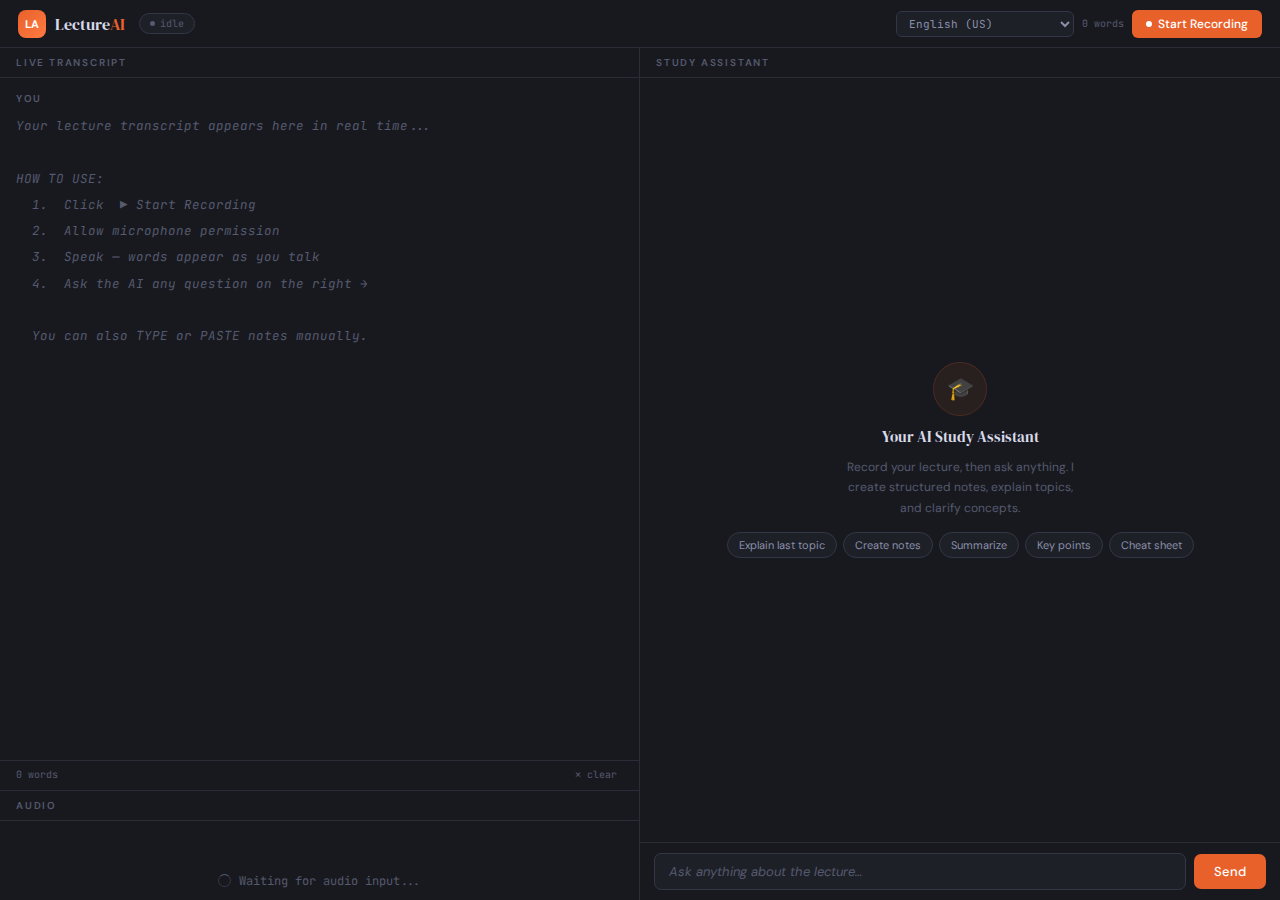
<file: AI-Webside-Project/oldweb/LectureAI-Free.html>
<!DOCTYPE html>
<html lang="en">
<head>
<meta charset="UTF-8">
<meta name="viewport" content="width=device-width, initial-scale=1.0">
<title>LectureAI — Free Smart Study Assistant</title>
<link href="https://fonts.googleapis.com/css2?family=DM+Serif+Display:ital@0;1&family=DM+Sans:wght@300;400;500;600&family=JetBrains+Mono:wght@300;400&display=swap" rel="stylesheet">
<link rel="stylesheet" href="styles.css">
<script>
  if ('serviceWorker' in navigator) {
    navigator.serviceWorker.register('./sw.js').catch(() => {});
  }
</script>
</head>
<body>

<!-- OFFLINE BANNER -->
<div class="offline-banner" id="offlineBanner">
  ⚡ Offline mode — AI uses built-in engine. Voice recognition may be limited.
</div>

<!-- TOPBAR -->
<div class="topbar">
  <div class="tb-left">
    <div class="tb-logo">
      <div class="tb-mark">LA</div>
      <div class="tb-name">Lecture<span>AI</span></div>
    </div>
    <div class="rec-pill" id="recPill">
      <div class="rec-pip"></div>
      <span id="recLabel">idle</span>
    </div>
  </div>
  <div class="tb-right">
    <select id="langSel" class="lang-sel"></select>
    <span id="wc2" class="wc-badge">0 words</span>
    <button class="rec-btn" id="recBtn" onclick="toggleRec()">
      <div class="rec-dot"></div>
      <span id="recBtnTxt">Start Recording</span>
    </button>
  </div>
</div>

<!-- NO SPEECH BANNER -->
<div class="ns-banner" id="nsBanner">
  ⚠ Speech recognition requires Google Chrome. You can still type or paste lecture notes manually below.
</div>

<!-- LAYOUT -->
<div class="layout">

  <!-- LEFT: TRANSCRIPT + AUDIO -->
  <div class="left-col">
    <div class="sec-head">Live Transcript</div>
    <div class="notes-panel">
      <div class="you-label">You</div>
      <textarea class="tx-box" id="txBox"
        placeholder="Your lecture transcript appears here in real time...

HOW TO USE:
  1.  Click  ▶ Start Recording
  2.  Allow microphone permission
  3.  Speak — words appear as you talk
  4.  Ask the AI any question on the right →

  You can also TYPE or PASTE notes manually."
        spellcheck="false"
        oninput="onTxEdit()"
      ></textarea>
      <div class="interim-line" id="interimTxt"></div>
    </div>
    <div class="tx-foot">
      <span class="wc" id="wcTxt">0 words</span>
      <button class="clr-btn" onclick="clearTx()">✕ clear</button>
    </div>

    <!-- AUDIO WAVEFORM -->
    <div class="audio-panel">
      <div class="sec-head">Audio</div>
      <div class="audio-body">
        <div class="waveform" id="waveform"></div>
        <div class="audio-waiting" id="audioWaiting">
          <div class="spin"></div>
          <span>Waiting for audio input...</span>
        </div>
      </div>
    </div>
  </div>

  <!-- RIGHT: STUDY ASSISTANT CHAT -->
  <div class="right-col">
    <div class="sec-head">Study Assistant</div>
    <div class="chat-msgs" id="chatMsgs">
      <div class="empty" id="emptyState">
        <div class="empty-orb">🎓</div>
        <div class="empty-t">Your AI Study Assistant</div>
        <div class="empty-s">Record your lecture, then ask anything. I create structured notes, explain topics, and clarify concepts.</div>
        <div class="chips">
          <div class="chip" onclick="quickAsk('Explain what was just taught in the lecture')">Explain last topic</div>
          <div class="chip" onclick="quickAsk('Create detailed structured notes with headings, bold key terms, and bullet points from this lecture')">Create notes</div>
          <div class="chip" onclick="quickAsk('Summarize all topics covered so far in simple terms')">Summarize</div>
          <div class="chip" onclick="quickAsk('What are the most important key points I must remember from this lecture?')">Key points</div>
          <div class="chip" onclick="quickAsk('Create a quick-revision cheat sheet from the lecture content')">Cheat sheet</div>
        </div>
      </div>
    </div>
    <div class="input-area">
      <input
        class="chat-input"
        id="chatIn"
        type="text"
        placeholder="Ask anything about the lecture…"
        onkeydown="onKey(event)"
      />
      <button class="send-btn" id="sendBtn" onclick="send()">Send</button>
    </div>
  </div>

</div>

<div class="toast" id="toast"></div>

<script src="script.js"></script>
</body>
</html>
</file>
<file: timer code/style.css>
body {
  margin: 0;
  padding: 0;
  background: #f9f9f9;
  font-family: "Roboto", sans-serif;
  display: flex;
  justify-content: center;
  align-items: center;
  height: 100vh;
}

.container {
  background: #ffffff;
  padding: 50px 60px;
  border-radius: 16px;
  box-shadow: 0 9px 20px rgba(0, 0, 0, 0.1);
  text-align: center;
  max-width: 400px;
  width: 100%;
}

.title {
  font-size: 36px;
  margin-bottom: 10px;
  color: #2c3e50;
}

.timer {
  font-size: 64px;
  font-weight: bold;
  color: #2c3e50;
  margin: 20px 0 30px;
}

.button-wrapper button {
  font-size: 16px;
  padding: 10px 20px;
  margin: 0 8px;
  border: none;
  border-radius: 6px;
  cursor: pointer;
  color: white;
  transition: 0.3s ease;
}

#start {
  background-color: #27ae60;
}
#stop {
  background-color: #e74c3c;
}
#reset {
  background-color: #3498db;
}

.button-wrapper button:hover {
  opacity: 0.9;
  transform: translateY(-2px);
}
</file>
<file: AI-Webside-Project/styles.css>
*,
*::before,
*::after {
  box-sizing: border-box;
  margin: 0;
  padding: 0
}

:root {
  --bg: #f5f7fb;
  --s1: #ffffff;
  --s2: #eef1f7;
  --s3: #e4e8f2;
  --b1: #d0d7e8;
  --b2: #b8c2d8;
  --accent: #3b6ef0;
  --a2: #5585f5;
  --a-glow: rgba(59, 110, 240, 0.15);
  --a-dim: rgba(59, 110, 240, 0.08);
  --green: #0f9d6a;
  --g-dim: rgba(15, 157, 106, 0.1);
  --red: #e03050;
  --r-dim: rgba(224, 48, 80, 0.1);
  --amber: #d97706;
  --text: #1a2035;
  --t2: #4a5672;
  --t3: #7a86a0;
  --t4: #b8c2d8;
  --ff: 'Syne', sans-serif;
  --fm: 'JetBrains Mono', monospace;
  --r: 12px;
  --rs: 8px;
}

html,
body {
  height: 100%;
  background: var(--bg);
  color: var(--text);
  font-family: var(--ff);
  overflow: hidden;
  -webkit-font-smoothing: antialiased
}

/* ── TOPBAR ── */
.topbar {
  height: 52px;
  background: var(--s1);
  border-bottom: 1px solid var(--b1);
  display: flex;
  align-items: center;
  padding: 0 18px;
  gap: 12px;
  position: relative;
  z-index: 10
}

.tb-logo {
  display: flex;
  align-items: center;
  gap: 9px
}

.tb-mark {
  width: 30px;
  height: 30px;
  border-radius: 9px;
  background: linear-gradient(135deg, var(--accent), #a78bfa);
  display: flex;
  align-items: center;
  justify-content: center;
  font-size: 12px;
  font-weight: 800;
  color: #fff;
  letter-spacing: -.5px;
  flex-shrink: 0
}

.tb-name {
  font-size: 15px;
  font-weight: 700;
  letter-spacing: -.3px
}

.tb-name span {
  color: var(--accent)
}

.tb-badge {
  margin-left: 8px;
  font-size: 10px;
  font-family: var(--fm);
  padding: 3px 8px;
  border-radius: 12px;
  background: var(--g-dim);
  border: 1px solid var(--green);
  color: var(--green);
  letter-spacing: .5px
}

.tb-mid {
  margin: 0 auto;
  display: flex;
  align-items: center;
  gap: 8px
}

.rec-pill {
  display: flex;
  align-items: center;
  gap: 6px;
  padding: 4px 12px;
  border-radius: 20px;
  border: 1px solid var(--b1);
  background: var(--s2);
  font-family: var(--fm);
  font-size: 11px;
  color: var(--t3);
  transition: all .3s
}

.rec-pill.live {
  border-color: var(--red);
  background: var(--r-dim);
  color: var(--red)
}

.rec-pip {
  width: 6px;
  height: 6px;
  border-radius: 50%;
  background: currentColor;
  transition: all .3s
}

.rec-pill.live .rec-pip {
  animation: blink 1s ease infinite;
  box-shadow: 0 0 6px var(--red)
}

@keyframes blink {

  0%,
  100% {
    opacity: 1
  }

  50% {
    opacity: .25
  }
}

.tb-right {
  display: flex;
  align-items: center;
  gap: 6px;
  font-family: var(--fm);
  font-size: 11px;
  color: var(--t3)
}

/* ── LAYOUT ── */
.layout {
  display: grid;
  grid-template-columns: 1fr 1fr;
  height: calc(100vh - 52px)
}

/* ── LEFT PANEL ── */
.left-panel {
  display: flex;
  flex-direction: column;
  background: var(--bg);
  border-right: 1px solid var(--b1);
  overflow: hidden
}

.panel-head {
  padding: 11px 16px;
  border-bottom: 1px solid var(--b1);
  display: flex;
  align-items: center;
  justify-content: space-between;
  flex-shrink: 0;
  background: var(--s1)
}

.panel-tag {
  font-family: var(--fm);
  font-size: 10px;
  font-weight: 500;
  letter-spacing: 1.5px;
  text-transform: uppercase;
  color: var(--t3)
}

.rec-btn {
  display: flex;
  align-items: center;
  gap: 7px;
  padding: 7px 14px;
  border-radius: 20px;
  background: var(--g-dim);
  border: 1.5px solid var(--green);
  color: var(--green);
  font-family: var(--ff);
  font-size: 12px;
  font-weight: 600;
  cursor: pointer;
  outline: none;
  transition: all .2s
}

.rec-btn:hover {
  background: rgba(52, 211, 153, .2);
  box-shadow: 0 0 14px rgba(52, 211, 153, .15)
}

.rec-btn.on {
  background: var(--r-dim);
  border-color: var(--red);
  color: var(--red)
}

.rec-btn.on:hover {
  background: rgba(251, 113, 133, .2)
}

.rbdot {
  width: 7px;
  height: 7px;
  border-radius: 50%;
  background: currentColor;
  transition: all .2s;
  flex-shrink: 0
}

.rec-btn.on .rbdot {
  animation: blink 1s ease infinite;
  border-radius: 2px
}

.tx-wrap {
  flex: 1;
  position: relative;
  overflow: hidden
}

textarea.tx-box {
  width: 100%;
  height: 100%;
  background: transparent;
  border: none;
  outline: none;
  color: var(--text);
  font-family: var(--fm);
  font-size: 12.5px;
  line-height: 1.9;
  padding: 14px 16px 48px;
  resize: none;
  overflow-y: auto;
  scrollbar-width: thin;
  scrollbar-color: var(--b2) transparent
}

textarea.tx-box::placeholder {
  color: var(--t3);
  font-style: italic;
  line-height: 2.2
}

textarea.tx-box::-webkit-scrollbar {
  width: 3px
}

textarea.tx-box::-webkit-scrollbar-thumb {
  background: var(--b2);
  border-radius: 2px
}

.interim-bar {
  position: absolute;
  bottom: 0;
  left: 0;
  right: 0;
  padding: 8px 16px 10px;
  background: linear-gradient(transparent, var(--bg) 35%);
  pointer-events: none
}

.interim-txt {
  font-family: var(--fm);
  font-size: 12px;
  color: var(--t3);
  font-style: italic;
  min-height: 18px
}

.tx-foot {
  padding: 5px 16px 7px;
  border-top: 1px solid var(--b1);
  background: var(--s1);
  display: flex;
  justify-content: space-between;
  align-items: center;
  flex-shrink: 0
}

.wc {
  font-family: var(--fm);
  font-size: 10px;
  color: var(--t3)
}

.clr-btn {
  font-family: var(--fm);
  font-size: 10px;
  color: var(--t3);
  background: none;
  border: none;
  cursor: pointer;
  padding: 2px 6px;
  border-radius: 4px;
  transition: color .2s
}

.clr-btn:hover {
  color: var(--red)
}

/* ── RIGHT PANEL ── */
.right-panel {
  display: flex;
  flex-direction: column;
  background: var(--s1);
  overflow: hidden
}

.chat-msgs {
  flex: 1;
  overflow-y: auto;
  padding: 14px 12px;
  display: flex;
  flex-direction: column;
  gap: 11px;
  scrollbar-width: thin;
  scrollbar-color: var(--b2) transparent
}

.chat-msgs::-webkit-scrollbar {
  width: 3px
}

.chat-msgs::-webkit-scrollbar-thumb {
  background: var(--b2);
  border-radius: 2px
}

/* empty */
.empty {
  margin: auto;
  text-align: center;
  padding: 28px 16px;
  display: flex;
  flex-direction: column;
  align-items: center;
  gap: 10px
}

.empty-orb {
  width: 60px;
  height: 60px;
  border-radius: 50%;
  background: linear-gradient(135deg, var(--a-dim), var(--g-dim));
  border: 1px solid var(--b1);
  display: flex;
  align-items: center;
  justify-content: center;
  font-size: 24px;
  box-shadow: 0 0 28px var(--a-glow)
}

.empty-t {
  font-size: 14px;
  font-weight: 600;
  color: var(--t2)
}

.empty-s {
  font-size: 12px;
  color: var(--t3);
  line-height: 1.7;
  max-width: 230px
}

.chips {
  display: flex;
  flex-wrap: wrap;
  gap: 6px;
  justify-content: center;
  margin-top: 2px
}

.chip {
  padding: 5px 11px;
  border-radius: 20px;
  border: 1px solid var(--b2);
  background: var(--s2);
  font-size: 11px;
  color: var(--t2);
  cursor: pointer;
  transition: all .2s;
  white-space: nowrap
}

.chip:hover {
  border-color: var(--accent);
  color: var(--accent);
  background: var(--a-dim)
}

/* messages */
.msg {
  display: flex;
  flex-direction: column;
  gap: 3px;
  animation: msgIn .22s ease
}

@keyframes msgIn {
  from {
    opacity: 0;
    transform: translateY(6px)
  }

  to {
    opacity: 1;
    transform: none
  }
}

.msg-who {
  font-family: var(--fm);
  font-size: 9.5px;
  letter-spacing: 1.2px;
  text-transform: uppercase;
  color: var(--t3);
  padding: 0 3px
}

.msg.user .msg-who {
  color: var(--accent)
}

.msg-b {
  padding: 10px 14px;
  border-radius: var(--rs);
  font-size: 13px;
  line-height: 1.65;
  max-width: 97%
}

.msg.user .msg-b {
  background: var(--a-dim);
  border: 1px solid rgba(91, 141, 250, .2);
  color: var(--text);
  align-self: flex-end;
  border-radius: var(--rs) var(--rs) 2px var(--rs)
}

.msg.ai .msg-b {
  background: var(--s2);
  border: 1px solid var(--b1);
  color: var(--text);
  align-self: flex-start;
  border-radius: 2px var(--rs) var(--rs) var(--rs)
}

/* markdown in ai bubble */
.msg-b h1,
.msg-b h2 {
  font-size: 14px;
  font-weight: 700;
  margin: 10px 0 5px;
  color: var(--accent)
}

.msg-b h2:first-child,
.msg-b h1:first-child {
  margin-top: 0
}

.msg-b h3 {
  font-size: 13px;
  font-weight: 600;
  margin: 7px 0 4px;
  color: var(--green)
}

.msg-b strong {
  color: var(--a2);
  font-weight: 600
}

.msg-b em {
  color: var(--t2)
}

.msg-b ul,
.msg-b ol {
  padding-left: 18px;
  margin: 4px 0
}

.msg-b li {
  margin-bottom: 3px
}

.msg-b code {
  background: rgba(91, 141, 250, .1);
  color: var(--accent);
  padding: 1px 5px;
  border-radius: 4px;
  font-family: var(--fm);
  font-size: 11.5px
}

.msg-b pre {
  background: var(--s3);
  border: 1px solid var(--b1);
  border-radius: 6px;
  padding: 10px 12px;
  margin: 6px 0;
  overflow-x: auto
}

.msg-b pre code {
  background: none;
  padding: 0
}

.msg-b p {
  margin-bottom: 5px
}

.msg-b p:last-child {
  margin-bottom: 0
}

.msg-b hr {
  border: none;
  border-top: 1px solid var(--b1);
  margin: 7px 0
}

.msg-b blockquote {
  border-left: 2px solid var(--accent);
  padding-left: 10px;
  color: var(--t2);
  margin: 5px 0
}

/* typing */
.typing-wrap {
  display: flex;
  align-items: center;
  gap: 5px;
  padding: 10px 14px;
  background: var(--s2);
  border: 1px solid var(--b1);
  border-radius: 2px var(--rs) var(--rs) var(--rs);
  width: fit-content
}

.td {
  width: 5px;
  height: 5px;
  border-radius: 50%;
  background: var(--t3);
  animation: tdot 1.1s ease-in-out infinite
}

.td:nth-child(2) {
  animation-delay: .18s
}

.td:nth-child(3) {
  animation-delay: .36s
}

@keyframes tdot {

  0%,
  60%,
  100% {
    transform: translateY(0);
    opacity: .35
  }

  30% {
    transform: translateY(-5px);
    opacity: 1
  }
}

/* input area */
.input-area {
  border-top: 1px solid var(--b1);
  padding: 10px 12px;
  display: flex;
  gap: 8px;
  align-items: flex-end;
  background: var(--s1);
  flex-shrink: 0
}

.input-wrap {
  flex: 1;
  background: var(--s2);
  border: 1.5px solid var(--b1);
  border-radius: var(--rs);
  display: flex;
  align-items: flex-end;
  padding: 8px 12px;
  transition: border-color .2s, box-shadow .2s
}

.input-wrap:focus-within {
  border-color: var(--accent);
  box-shadow: 0 0 0 3px var(--a-dim)
}

.ci {
  flex: 1;
  background: none;
  border: none;
  outline: none;
  color: var(--text);
  font-family: var(--ff);
  font-size: 13px;
  resize: none;
  min-height: 20px;
  max-height: 90px;
  line-height: 1.55;
  scrollbar-width: none
}

.ci::placeholder {
  color: var(--t3)
}

.ci::-webkit-scrollbar {
  display: none
}

.send-btn {
  width: 34px;
  height: 34px;
  flex-shrink: 0;
  background: var(--accent);
  border: none;
  border-radius: var(--rs);
  color: #fff;
  cursor: pointer;
  display: flex;
  align-items: center;
  justify-content: center;
  font-size: 15px;
  transition: all .2s
}

.send-btn:hover {
  background: var(--a2);
  box-shadow: 0 4px 16px rgba(91, 141, 250, .35);
  transform: scale(1.04)
}

.send-btn:disabled {
  background: var(--b1);
  cursor: not-allowed;
  transform: none;
  box-shadow: none
}

.send-btn svg {
  width: 14px;
  height: 14px;
  fill: none;
  stroke: #fff;
  stroke-width: 2.2;
  stroke-linecap: round;
  stroke-linejoin: round
}

/* toast */
.toast {
  position: fixed;
  top: 60px;
  right: 14px;
  z-index: 999;
  background: var(--s2);
  border: 1px solid var(--b2);
  border-radius: var(--rs);
  padding: 9px 14px;
  font-size: 12px;
  font-family: var(--fm);
  color: var(--t2);
  pointer-events: none;
  opacity: 0;
  transform: translateY(-5px);
  transition: all .25s;
  max-width: 300px
}

.toast.show {
  opacity: 1;
  transform: none
}

.toast.ok {
  border-color: var(--green);
  color: var(--green)
}

.toast.err {
  border-color: var(--red);
  color: var(--red)
}

/* no-speech overlay */
.ns-banner {
  display: none;
  padding: 8px 16px;
  background: rgba(251, 191, 36, .08);
  border-bottom: 1px solid rgba(251, 191, 36, .2);
  font-size: 12px;
  color: var(--amber);
  font-family: var(--fm);
  text-align: center;
  flex-shrink: 0
}

.ns-banner.show {
  display: block
}

::-webkit-scrollbar {
  width: 3px
}

::-webkit-scrollbar-track {
  background: transparent
}

::-webkit-scrollbar-thumb {
  background: var(--b2);
  border-radius: 2px
}
</file>
<file: ai_Web/styles.css>
*,
*::before,
*::after {
  box-sizing: border-box;
  margin: 0;
  padding: 0
}

:root {
  --bg: #090b11;
  --card: #0f1219;
  --card2: #141720;
  --card3: #1a1e2a;
  --border: #1e2333;
  --border2: #262d42;
  --accent: #3b7ef8;
  --accent2: #5c99ff;
  --adim: rgba(59, 126, 248, 0.12);
  --adim2: rgba(59, 126, 248, 0.06);
  --green: #10d47a;
  --gdim: rgba(16, 212, 122, 0.10);
  --amber: #f5a623;
  --amberdim: rgba(245, 166, 35, 0.12);
  --note: #4fa3e0;
  --text: #d4d8e8;
  --t2: #7a8299;
  --t3: #3e4560;
  --t4: #252c40;
  --ff: 'DM Sans', sans-serif;
  --fs: 'DM Serif Display', Georgia, serif;
  --fm: 'JetBrains Mono', monospace;
}

html,
body {
  height: 100%;
  width: 100%;
  background: var(--bg);
  color: var(--text);
  font-family: var(--ff);
  overflow: hidden;
  -webkit-font-smoothing: antialiased
}

/* ═══ PAGES ═══ */
.page {
  display: none;
  flex-direction: column;
  height: 100vh;
  width: 100vw;
  overflow: hidden
}

.page.active {
  display: flex
}

/* ═══ LIBRARY PAGE ═══ */
.lib-topbar {
  height: 56px;
  background: var(--card);
  border-bottom: 1px solid var(--border);
  display: flex;
  align-items: center;
  padding: 0 32px;
  gap: 16px;
  flex-shrink: 0;
}

.brand {
  font-family: var(--fs);
  font-size: 22px;
  color: var(--text);
  cursor: pointer;
  user-select: none;
  letter-spacing: .2px
}

.brand:hover {
  opacity: .85
}

.brand-dot {
  color: var(--accent)
}

.brand-sep {
  width: 1px;
  height: 20px;
  background: var(--border2)
}

.brand-sub {
  font-size: 13px;
  color: var(--t2);
  font-weight: 300
}

.lib-tabs {
  background: var(--card);
  border-bottom: 1px solid var(--border);
  display: flex;
  padding: 0 32px;
  flex-shrink: 0
}

.lib-tab {
  font-size: 13px;
  font-weight: 500;
  color: var(--t2);
  padding: 14px 20px;
  cursor: pointer;
  border-bottom: 2px solid transparent;
  margin-bottom: -1px;
  transition: color .2s, border-color .2s
}

.lib-tab.active {
  color: var(--accent2);
  border-bottom-color: var(--accent2)
}

.lib-tab:hover:not(.active) {
  color: var(--text)
}

.lib-body {
  flex: 1;
  overflow-y: auto;
  display: flex;
  flex-direction: column;
  scrollbar-width: thin;
  scrollbar-color: var(--border2) transparent
}

.lib-body::-webkit-scrollbar {
  width: 5px
}

.lib-body::-webkit-scrollbar-thumb {
  background: var(--border2);
  border-radius: 3px
}

.lib-hero {
  padding: 44px 40px 36px;
  background: linear-gradient(160deg, #0d1220 0%, var(--card) 60%, var(--bg) 100%);
  border-bottom: 1px solid var(--border);
  flex-shrink: 0;
  position: relative;
  overflow: hidden;
}

.lib-hero::before {
  content: '';
  position: absolute;
  top: -100px;
  right: -80px;
  width: 420px;
  height: 420px;
  border-radius: 50%;
  background: radial-gradient(circle, rgba(59, 126, 248, 0.07) 0%, transparent 65%);
  pointer-events: none
}

.lib-hero::after {
  content: '';
  position: absolute;
  bottom: -100px;
  left: 20%;
  width: 280px;
  height: 280px;
  border-radius: 50%;
  background: radial-gradient(circle, rgba(16, 212, 122, 0.04) 0%, transparent 70%);
  pointer-events: none
}

.lib-hero-inner {
  position: relative;
  z-index: 1;
  max-width: 1400px
}

.lib-h {
  font-family: var(--fs);
  font-size: 32px;
  font-weight: 400;
  color: var(--text);
  margin-bottom: 10px;
  letter-spacing: .2px;
  line-height: 1.2
}

.lib-sub {
  font-size: 14px;
  color: var(--t2);
  line-height: 1.7;
  max-width: 680px
}

.lib-actions {
  display: grid;
  grid-template-columns: 1fr 1fr;
  gap: 16px;
  margin-top: 28px
}

.action-card {
  background: rgba(255, 255, 255, 0.02);
  border: 1.5px dashed var(--border2);
  border-radius: 16px;
  display: flex;
  align-items: center;
  gap: 20px;
  padding: 22px 26px;
  cursor: pointer;
  transition: all .25s;
  position: relative;
  overflow: hidden
}

.action-card::after {
  content: '';
  position: absolute;
  inset: 0;
  background: linear-gradient(135deg, transparent 60%, rgba(255, 255, 255, 0.01));
  pointer-events: none
}

.action-card:hover {
  border-style: solid;
  transform: translateY(-2px)
}

.action-card.upload:hover {
  border-color: var(--accent);
  background: rgba(59, 126, 248, 0.07);
  box-shadow: 0 8px 40px rgba(59, 126, 248, 0.10)
}

.action-card.record:hover {
  border-color: var(--green);
  background: rgba(16, 212, 122, 0.06);
  box-shadow: 0 8px 40px rgba(16, 212, 122, 0.08)
}

.action-icon-wrap {
  width: 60px;
  height: 60px;
  border-radius: 18px;
  display: flex;
  align-items: center;
  justify-content: center;
  font-size: 28px;
  flex-shrink: 0;
  transition: transform .25s
}

.action-card:hover .action-icon-wrap {
  transform: scale(1.06)
}

.action-icon-wrap.blue {
  background: rgba(59, 126, 248, 0.12);
  border: 1px solid rgba(59, 126, 248, 0.18)
}

.action-icon-wrap.green {
  background: rgba(16, 212, 122, 0.10);
  border: 1px solid rgba(16, 212, 122, 0.18)
}

.action-text {
  flex: 1
}

.action-title {
  font-size: 16px;
  font-weight: 600;
  color: var(--text);
  margin-bottom: 5px
}

.action-desc {
  font-size: 12.5px;
  color: var(--t2);
  line-height: 1.55
}

.action-arrow {
  font-size: 20px;
  color: var(--t3);
  transition: all .25s;
  flex-shrink: 0
}

.action-card:hover .action-arrow {
  transform: translateX(4px)
}

.action-card.upload:hover .action-arrow {
  color: var(--accent)
}

.action-card.record:hover .action-arrow {
  color: var(--green)
}

.lib-grid-area {
  padding: 32px 40px 40px;
  flex: 1
}

.lib-grid-header {
  display: flex;
  align-items: center;
  justify-content: space-between;
  margin-bottom: 20px
}

.lib-section-label {
  font-size: 11px;
  font-weight: 700;
  letter-spacing: 2px;
  text-transform: uppercase;
  color: var(--t3)
}

.lib-count {
  font-size: 12px;
  font-family: var(--fm);
  color: var(--t3);
  background: var(--card2);
  border: 1px solid var(--border);
  border-radius: 20px;
  padding: 3px 10px
}

.lecture-grid {
  display: grid;
  grid-template-columns: repeat(auto-fill, minmax(200px, 1fr));
  gap: 18px
}

.lecture-card {
  background: var(--card2);
  border: 1px solid var(--border);
  border-radius: 14px;
  overflow: hidden;
  cursor: pointer;
  transition: all .25s;
  position: relative
}

.lecture-card:hover {
  border-color: var(--accent);
  transform: translateY(-4px);
  box-shadow: 0 16px 48px rgba(0, 0, 0, 0.5), 0 0 0 1px rgba(59, 126, 248, 0.1)
}

.lc-thumb {
  width: 100%;
  height: 140px;
  background: linear-gradient(135deg, #0b1828, #162240);
  display: flex;
  align-items: center;
  justify-content: center;
  overflow: hidden;
  position: relative
}

.lc-play {
  position: absolute;
  top: 50%;
  left: 50%;
  transform: translate(-50%, -50%);
  width: 44px;
  height: 44px;
  border-radius: 50%;
  background: rgba(255, 255, 255, 0.12);
  border: 2px solid rgba(255, 255, 255, 0.25);
  display: flex;
  align-items: center;
  justify-content: center;
  font-size: 16px;
  opacity: 0;
  transition: opacity .25s;
  backdrop-filter: blur(6px)
}

.lecture-card:hover .lc-play {
  opacity: 1
}

.lc-badge {
  position: absolute;
  top: 8px;
  right: 8px;
  background: rgba(0, 0, 0, 0.7);
  border: 1px solid rgba(255, 255, 255, 0.1);
  border-radius: 6px;
  padding: 3px 9px;
  font-size: 9.5px;
  font-family: var(--fm);
  color: rgba(255, 255, 255, 0.65);
  backdrop-filter: blur(4px)
}

.lc-info {
  padding: 14px 14px 12px
}

.lc-title {
  font-size: 13.5px;
  font-weight: 500;
  color: var(--text);
  white-space: nowrap;
  overflow: hidden;
  text-overflow: ellipsis;
  margin-bottom: 4px
}

.lc-date {
  font-size: 11px;
  color: var(--t3)
}

.lib-empty {
  display: flex;
  flex-direction: column;
  align-items: center;
  justify-content: center;
  padding: 60px 20px;
  gap: 14px;
  color: var(--t3);
  text-align: center
}

.lib-empty-icon {
  font-size: 48px;
  opacity: .4
}

.lib-empty-text {
  font-size: 14px;
  line-height: 1.65;
  max-width: 280px
}

/* ═══ OVERLAY/MODAL ═══ */
.overlay {
  position: fixed;
  inset: 0;
  background: rgba(0, 0, 0, 0.7);
  z-index: 200;
  display: none;
  align-items: center;
  justify-content: center;
  backdrop-filter: blur(6px)
}

.overlay.open {
  display: flex
}

.modal {
  background: var(--card2);
  border: 1px solid var(--border2);
  border-radius: 16px;
  padding: 30px;
  width: 440px;
  max-width: 95vw;
  box-shadow: 0 30px 90px rgba(0, 0, 0, 0.7);
  animation: mIn .22s ease
}

@keyframes mIn {
  from {
    opacity: 0;
    transform: scale(.95) translateY(12px)
  }

  to {
    opacity: 1;
    transform: none
  }
}

.modal-header {
  display: flex;
  align-items: center;
  justify-content: space-between;
  margin-bottom: 22px
}

.modal-title {
  font-size: 17px;
  font-weight: 600;
  color: var(--text)
}

.modal-close {
  background: none;
  border: none;
  color: var(--t2);
  cursor: pointer;
  font-size: 18px;
  line-height: 1;
  padding: 4px;
  border-radius: 6px;
  transition: color .2s
}

.modal-close:hover {
  color: var(--text)
}

.mtabs {
  display: flex;
  margin-bottom: 22px;
  background: var(--card);
  border-radius: 10px;
  padding: 4px;
  gap: 4px
}

.mtab {
  flex: 1;
  text-align: center;
  padding: 8px;
  font-size: 13px;
  font-weight: 500;
  color: var(--t2);
  border-radius: 7px;
  cursor: pointer;
  transition: all .18s
}

.mtab.active {
  background: var(--accent);
  color: #fff
}

.flabel {
  font-size: 11px;
  font-weight: 700;
  letter-spacing: .8px;
  text-transform: uppercase;
  color: var(--t2);
  margin-bottom: 7px;
  display: block
}

.finput {
  width: 100%;
  padding: 11px 14px;
  background: var(--card);
  border: 1.5px solid var(--border2);
  border-radius: 9px;
  color: var(--text);
  font-family: var(--ff);
  font-size: 14px;
  outline: none;
  margin-bottom: 16px;
  transition: border-color .2s
}

.finput:focus {
  border-color: var(--accent)
}

.finput::placeholder {
  color: var(--t3)
}

.fhint {
  font-size: 12px;
  color: var(--t3);
  margin-bottom: 8px;
  line-height: 1.6
}

.mbtns {
  display: flex;
  gap: 10px;
  margin-top: 10px
}

.btn-p {
  flex: 1;
  padding: 11px;
  background: var(--accent);
  border: none;
  border-radius: 9px;
  color: #fff;
  font-family: var(--ff);
  font-size: 14px;
  font-weight: 500;
  cursor: pointer;
  transition: background .2s
}

.btn-p:hover {
  background: var(--accent2)
}

.btn-p:disabled {
  background: var(--border2);
  cursor: not-allowed;
  opacity: .6
}

.btn-c {
  padding: 11px 20px;
  background: transparent;
  border: 1px solid var(--border2);
  border-radius: 9px;
  color: var(--t2);
  font-family: var(--ff);
  font-size: 14px;
  cursor: pointer;
  transition: all .2s
}

.btn-c:hover {
  border-color: var(--text);
  color: var(--text)
}

.dropzone {
  border: 2px dashed var(--border2);
  border-radius: 12px;
  padding: 28px;
  text-align: center;
  margin-bottom: 14px;
  cursor: pointer;
  transition: all .22s
}

.dropzone:hover,
.dropzone.drag {
  border-color: var(--accent);
  background: var(--adim)
}

.dropzone-icon {
  font-size: 36px;
  margin-bottom: 10px
}

.dropzone p {
  font-size: 13.5px;
  color: var(--t2)
}

.dropzone small {
  font-size: 12px;
  color: var(--t3);
  margin-top: 5px;
  display: block
}

.file-chip {
  display: none;
  align-items: center;
  gap: 8px;
  background: var(--gdim);
  border: 1px solid rgba(16, 212, 122, 0.25);
  border-radius: 9px;
  padding: 10px 14px;
  font-size: 12.5px;
  color: var(--green);
  margin-bottom: 14px
}

.prog-wrap {
  background: var(--card);
  border-radius: 8px;
  height: 6px;
  margin: 10px 0;
  overflow: hidden;
  display: none
}

.prog-bar {
  height: 100%;
  border-radius: 8px;
  background: linear-gradient(90deg, var(--accent), var(--green));
  transition: width .35s;
  width: 0%
}

.prog-label {
  font-size: 11.5px;
  color: var(--t2);
  text-align: center;
  margin-top: 6px;
  font-family: var(--fm);
  display: none
}

.rec-steps {
  display: flex;
  flex-direction: column;
  gap: 12px;
  margin-bottom: 20px
}

.rec-step {
  display: flex;
  align-items: flex-start;
  gap: 14px;
  padding: 14px 16px;
  background: var(--card);
  border: 1px solid var(--border);
  border-radius: 10px
}

.step-num {
  width: 26px;
  height: 26px;
  border-radius: 50%;
  background: var(--adim);
  border: 1px solid rgba(59, 126, 248, 0.3);
  color: var(--accent2);
  font-size: 12px;
  font-weight: 600;
  display: flex;
  align-items: center;
  justify-content: center;
  flex-shrink: 0;
  margin-top: 1px
}

.rec-step p {
  font-size: 13px;
  color: var(--t2);
  line-height: 1.55
}

/* ═══ SESSION PAGE ═══ */
.sess-top {
  height: 54px;
  background: var(--card);
  border-bottom: 1px solid var(--border);
  display: flex;
  align-items: center;
  padding: 0 20px;
  gap: 12px;
  flex-shrink: 0;
  position: relative;
  z-index: 10
}

.back-btn {
  display: flex;
  align-items: center;
  gap: 7px;
  font-size: 13px;
  color: var(--t2);
  background: none;
  border: none;
  cursor: pointer;
  font-family: var(--ff);
  transition: color .2s;
  padding: 4px 8px;
  border-radius: 7px
}

.back-btn:hover {
  color: var(--text);
  background: var(--card2)
}

.back-btn svg {
  width: 15px;
  height: 15px;
  stroke: currentColor;
  fill: none;
  stroke-width: 2.2;
  stroke-linecap: round;
  stroke-linejoin: round
}

.sess-brand {
  position: absolute;
  left: 50%;
  transform: translateX(-50%);
  font-family: var(--fs);
  font-size: 19px;
  color: var(--text);
  pointer-events: none;
  white-space: nowrap
}

.sess-actions {
  margin-left: auto;
  display: flex;
  gap: 8px;
  align-items: center
}

.fix-btn {
  display: flex;
  align-items: center;
  gap: 6px;
  padding: 7px 14px;
  border-radius: 8px;
  background: var(--amberdim);
  border: 1px solid rgba(245, 166, 35, 0.25);
  color: var(--amber);
  font-family: var(--ff);
  font-size: 12px;
  font-weight: 500;
  cursor: pointer;
  transition: all .2s
}

.fix-btn:hover {
  background: rgba(245, 166, 35, 0.2)
}

.fix-btn:disabled {
  opacity: .35;
  cursor: not-allowed
}

.rec-btn {
  display: flex;
  align-items: center;
  gap: 7px;
  padding: 8px 18px;
  border-radius: 8px;
  background: var(--accent);
  border: none;
  color: #fff;
  font-family: var(--ff);
  font-size: 13px;
  font-weight: 500;
  cursor: pointer;
  transition: all .2s
}

.rec-btn:hover {
  background: var(--accent2);
  transform: translateY(-1px)
}

.rec-btn.on {
  background: #c0202e
}

.rec-btn.on:hover {
  background: #d03040
}

.rdot {
  width: 7px;
  height: 7px;
  border-radius: 50%;
  background: #fff;
  flex-shrink: 0
}

.rec-btn.on .rdot {
  animation: rblink 1s ease infinite
}

@keyframes rblink {

  0%,
  100% {
    opacity: 1
  }

  50% {
    opacity: .1
  }
}

.sess-layout {
  display: grid;
  grid-template-columns: 1fr 1fr;
  flex: 1;
  overflow: hidden;
  min-height: 0
}

.s-left {
  display: flex;
  flex-direction: column;
  border-right: 1px solid var(--border);
  overflow: hidden;
  background: var(--bg);
  min-height: 0
}

.s-right {
  display: flex;
  flex-direction: column;
  overflow: hidden;
  background: var(--card);
  min-height: 0
}

.sec-head {
  padding: 10px 18px;
  border-bottom: 1px solid var(--border);
  font-size: 9.5px;
  font-weight: 700;
  letter-spacing: 2.2px;
  text-transform: uppercase;
  color: var(--t3);
  background: var(--card);
  flex-shrink: 0;
  display: flex;
  align-items: center;
  justify-content: space-between
}

.sh-btns {
  display: flex;
  gap: 6px
}

.sh-btn {
  font-size: 10px;
  font-family: var(--fm);
  color: var(--t3);
  background: none;
  border: 1px solid var(--border2);
  border-radius: 5px;
  padding: 2px 9px;
  cursor: pointer;
  transition: all .2s
}

.sh-btn:hover {
  color: var(--accent2);
  border-color: var(--accent)
}

.notes-scroll {
  flex: 1;
  overflow-y: auto;
  scrollbar-width: thin;
  scrollbar-color: var(--border2) transparent;
  min-height: 0
}

.notes-scroll::-webkit-scrollbar {
  width: 3px
}

.notes-scroll::-webkit-scrollbar-thumb {
  background: var(--border2);
  border-radius: 2px
}

.tx-block {
  padding: 18px 20px;
  border-bottom: 1px solid var(--border)
}

.tx-block:last-child {
  border-bottom: none
}

.tx-source-header {
  display: flex;
  align-items: center;
  gap: 10px;
  margin-bottom: 14px;
  padding-bottom: 12px;
  border-bottom: 1px solid var(--border)
}

.tx-src-icon {
  width: 32px;
  height: 32px;
  border-radius: 9px;
  display: flex;
  align-items: center;
  justify-content: center;
  font-size: 15px;
  flex-shrink: 0
}

.tx-src-icon.video {
  background: rgba(59, 126, 248, 0.12);
  border: 1px solid rgba(59, 126, 248, 0.2)
}

.tx-src-icon.mic {
  background: var(--gdim);
  border: 1px solid rgba(16, 212, 122, 0.2)
}

.tx-src-meta {
  flex: 1;
  min-width: 0
}

.tx-src-name {
  font-size: 12.5px;
  font-weight: 600;
  color: var(--text);
  white-space: nowrap;
  overflow: hidden;
  text-overflow: ellipsis
}

.tx-src-sub {
  font-size: 10.5px;
  color: var(--t3);
  margin-top: 2px
}

.tx-src-badge {
  font-size: 9.5px;
  font-family: var(--fm);
  padding: 3px 9px;
  border-radius: 12px;
  font-weight: 600;
  flex-shrink: 0
}

.tx-src-badge.video {
  background: rgba(59, 126, 248, 0.1);
  color: var(--accent2);
  border: 1px solid rgba(59, 126, 248, 0.18)
}

.tx-src-badge.mic {
  background: var(--gdim);
  color: var(--green);
  border: 1px solid rgba(16, 212, 122, 0.18)
}

.tx-src-badge.fixed {
  background: var(--amberdim);
  color: var(--amber);
  border: 1px solid rgba(245, 166, 35, 0.2)
}

.tx-src-badge.live {
  background: rgba(192, 32, 46, 0.15);
  color: #ff6b7a;
  border: 1px solid rgba(192, 32, 46, 0.3);
  animation: livepulse 1.5s ease infinite
}

@keyframes livepulse {

  0%,
  100% {
    opacity: 1
  }

  50% {
    opacity: .5
  }
}

.tx-text {
  font-family: var(--fm);
  font-size: 12.5px;
  line-height: 1.9;
  color: var(--text);
  font-weight: 300;
  white-space: pre-wrap;
  word-break: break-word
}

.tx-placeholder {
  padding: 24px 20px;
  font-family: var(--fm);
  font-size: 12px;
  color: var(--t3);
  line-height: 2;
  font-style: italic
}

.tx-placeholder span {
  display: block;
  margin-bottom: 10px;
  font-size: 13px;
  color: var(--t2);
  font-style: normal;
  font-weight: 500
}

.audio-panel {
  border-top: 1px solid var(--border);
  height: 84px;
  min-height: 84px;
  background: var(--card);
  display: flex;
  flex-direction: column;
  flex-shrink: 0;
  overflow: hidden
}

.audio-body {
  flex: 1;
  display: flex;
  align-items: center;
  justify-content: center;
  flex-direction: column;
  gap: 6px
}

.await {
  display: flex;
  align-items: center;
  gap: 8px;
  font-size: 11.5px;
  color: var(--t3);
  font-family: var(--fm)
}

.spin {
  width: 12px;
  height: 12px;
  border: 1.5px solid var(--border2);
  border-top-color: var(--t3);
  border-radius: 50%;
  animation: spin .9s linear infinite;
  flex-shrink: 0
}

@keyframes spin {
  to {
    transform: rotate(360deg)
  }
}

.waveform {
  display: flex;
  align-items: center;
  gap: 2px;
  height: 28px;
  opacity: 0;
  transition: opacity .4s
}

.waveform.live {
  opacity: 1
}

.wbar {
  width: 3px;
  border-radius: 2px;
  background: var(--accent);
  height: 4px
}

.audio-lbl {
  font-size: 10px;
  font-family: var(--fm);
  color: var(--t2);
  display: none
}

/* recording status bar */
.rec-status-bar {
  display: none;
  align-items: center;
  gap: 8px;
  padding: 6px 18px;
  background: rgba(192, 32, 46, 0.08);
  border-bottom: 1px solid rgba(192, 32, 46, 0.2);
  font-size: 11px;
  font-family: var(--fm);
  color: #ff6b7a;
  flex-shrink: 0;
}

.rec-status-bar.visible {
  display: flex
}

.rec-dot-live {
  width: 6px;
  height: 6px;
  border-radius: 50%;
  background: #ff4d6d;
  animation: rblink 1s infinite;
  flex-shrink: 0
}

#recWordCount {
  margin-left: auto;
  color: var(--t3)
}

.chat-scroll {
  flex: 1;
  overflow-y: auto;
  padding: 16px 15px;
  display: flex;
  flex-direction: column;
  gap: 12px;
  scrollbar-width: thin;
  scrollbar-color: var(--border2) transparent;
  min-height: 0
}

.chat-scroll::-webkit-scrollbar {
  width: 3px
}

.chat-scroll::-webkit-scrollbar-thumb {
  background: var(--border2);
  border-radius: 2px
}

.chat-empty {
  margin: auto;
  text-align: center;
  padding: 28px 20px;
  display: flex;
  flex-direction: column;
  align-items: center;
  gap: 10px
}

.chat-empty-orb {
  width: 56px;
  height: 56px;
  border-radius: 50%;
  background: radial-gradient(circle, rgba(79, 163, 224, 0.15), rgba(59, 126, 248, 0.05));
  border: 1px solid rgba(79, 163, 224, 0.15);
  display: flex;
  align-items: center;
  justify-content: center;
  font-size: 24px;
  animation: orb 3s ease infinite
}

@keyframes orb {

  0%,
  100% {
    box-shadow: 0 0 0 0 rgba(79, 163, 224, 0)
  }

  50% {
    box-shadow: 0 0 20px 4px rgba(79, 163, 224, 0.08)
  }
}

.chat-empty-t {
  font-size: 14px;
  font-weight: 600;
  color: var(--text)
}

.chat-empty-s {
  font-size: 12.5px;
  color: var(--t2);
  line-height: 1.7;
  max-width: 220px;
  text-align: center
}

/* web search indicator */
.search-badge {
  display: inline-flex;
  align-items: center;
  gap: 5px;
  font-size: 10px;
  font-family: var(--fm);
  color: var(--note);
  background: rgba(79, 163, 224, 0.08);
  border: 1px solid rgba(79, 163, 224, 0.18);
  border-radius: 20px;
  padding: 2px 9px;
  margin-bottom: 6px
}

.search-dot {
  width: 5px;
  height: 5px;
  border-radius: 50%;
  background: var(--note);
  animation: searchpulse 1.2s ease infinite
}

@keyframes searchpulse {

  0%,
  100% {
    opacity: 1;
    transform: scale(1)
  }

  50% {
    opacity: .4;
    transform: scale(.7)
  }
}

.chips-row {
  display: flex;
  gap: 6px;
  flex-wrap: wrap;
  padding: 8px 15px 4px;
  flex-shrink: 0;
  border-top: 1px solid var(--border);
  background: var(--card2)
}

.chip {
  padding: 5px 13px;
  border-radius: 20px;
  border: 1px solid var(--border2);
  background: var(--card);
  font-size: 11.5px;
  color: var(--t2);
  cursor: pointer;
  transition: all .2s;
  white-space: nowrap
}

.chip:hover {
  border-color: var(--accent);
  color: var(--accent2);
  background: var(--adim);
  transform: translateY(-1px)
}

.letta-card {
  background: var(--card3);
  border: 1px solid var(--border2);
  border-radius: 12px;
  padding: 16px 18px;
  animation: fUp .3s ease
}

@keyframes fUp {
  from {
    opacity: 0;
    transform: translateY(8px)
  }

  to {
    opacity: 1;
    transform: none
  }
}

.letta-tag {
  display: flex;
  align-items: center;
  gap: 7px;
  font-size: 9.5px;
  font-weight: 700;
  letter-spacing: 1.8px;
  text-transform: uppercase;
  color: var(--note);
  margin-bottom: 14px
}

.ldot {
  width: 5px;
  height: 5px;
  border-radius: 50%;
  background: var(--note);
  flex-shrink: 0
}

.notes-sec {
  margin-bottom: 13px
}

.notes-sec:last-child {
  margin-bottom: 0
}

.nsec-title {
  font-size: 12.5px;
  font-weight: 600;
  color: var(--text);
  margin-bottom: 7px;
  display: flex;
  align-items: center;
  gap: 8px
}

.nsec-title::before {
  content: '';
  width: 3px;
  height: 13px;
  border-radius: 2px;
  background: var(--note);
  display: inline-block;
  flex-shrink: 0
}

.nsec-ul {
  list-style: none;
  padding: 0;
  display: flex;
  flex-direction: column;
  gap: 5px
}

.nsec-ul li {
  font-size: 12.5px;
  line-height: 1.65;
  color: var(--t2);
  padding-left: 16px;
  position: relative
}

.nsec-ul li::before {
  content: '●';
  position: absolute;
  left: 0;
  color: var(--note);
  font-size: 8px;
  top: 4px
}

.msg {
  display: flex;
  flex-direction: column;
  gap: 4px;
  animation: fUp .22s ease
}

.msg-who {
  font-size: 9px;
  font-weight: 700;
  letter-spacing: 1.8px;
  text-transform: uppercase;
  color: var(--t3);
  padding: 0 3px
}

.msg.user .msg-who {
  color: var(--accent2)
}

.msg.ai .msg-who {
  color: var(--note)
}

.msg-b {
  font-size: 13.5px;
  line-height: 1.7;
  padding: 12px 16px;
  border-radius: 10px
}

.msg.user .msg-b {
  background: rgba(59, 126, 248, 0.10);
  border: 1px solid rgba(59, 126, 248, 0.18);
  color: var(--text);
  align-self: flex-end;
  border-radius: 10px 10px 2px 10px;
  max-width: 88%
}

.msg.ai .msg-b {
  background: var(--card3);
  border: 1px solid var(--border2);
  color: var(--t2);
  align-self: flex-start;
  border-radius: 2px 10px 10px 10px;
  max-width: 96%
}

.msg.ai .msg-b strong {
  color: var(--text)
}

.typing-row {
  display: flex;
  align-items: center;
  gap: 5px;
  padding: 12px 16px;
  background: var(--card3);
  border: 1px solid var(--border2);
  border-radius: 2px 10px 10px 10px;
  width: fit-content
}

.td {
  width: 5px;
  height: 5px;
  border-radius: 50%;
  background: var(--t3);
  animation: tdot 1.1s ease-in-out infinite
}

.td:nth-child(2) {
  animation-delay: .18s
}

.td:nth-child(3) {
  animation-delay: .36s
}

@keyframes tdot {

  0%,
  60%,
  100% {
    transform: translateY(0);
    opacity: .3
  }

  30% {
    transform: translateY(-6px);
    opacity: 1;
    background: var(--note)
  }
}

.chat-input-row {
  border-top: 1px solid var(--border);
  padding: 11px 15px;
  display: flex;
  gap: 9px;
  align-items: center;
  background: var(--card);
  flex-shrink: 0
}

.chat-in {
  flex: 1;
  background: var(--card2);
  border: 1.5px solid var(--border2);
  border-radius: 9px;
  padding: 10px 14px;
  font-family: var(--ff);
  font-size: 13.5px;
  color: var(--text);
  outline: none;
  transition: border-color .2s
}

.chat-in::placeholder {
  color: var(--t3);
  font-style: italic
}

.chat-in:focus {
  border-color: rgba(59, 126, 248, 0.5)
}

.send-btn {
  padding: 10px 22px;
  background: var(--accent);
  border: none;
  border-radius: 9px;
  color: #fff;
  font-family: var(--ff);
  font-size: 13.5px;
  font-weight: 500;
  cursor: pointer;
  transition: all .2s;
  flex-shrink: 0
}

.send-btn:hover {
  background: var(--accent2);
  transform: translateY(-1px)
}

.send-btn:disabled {
  background: var(--border2);
  cursor: not-allowed;
  transform: none
}

#_toast {
  position: fixed;
  bottom: 24px;
  right: 24px;
  background: var(--green);
  color: #fff;
  padding: 10px 20px;
  border-radius: 9px;
  font-size: 13px;
  z-index: 9999;
  opacity: 0;
  transition: opacity .25s;
  pointer-events: none
}

::-webkit-scrollbar {
  width: 5px
}

::-webkit-scrollbar-track {
  background: transparent
}

::-webkit-scrollbar-thumb {
  background: var(--border2);
  border-radius: 3px
}

/* Whisper server pill */
.whisper-pill {
  display: flex;
  align-items: center;
  gap: 6px;
  padding: 5px 12px;
  border-radius: 20px;
  border: 1px solid var(--border2);
  background: var(--card2);
  font-size: 11px;
  font-family: var(--fm);
  color: var(--t3);
  cursor: default;
  transition: all .3s;
}

.whisper-pill.online {
  border-color: rgba(16, 212, 122, 0.3);
  background: rgba(16, 212, 122, 0.06);
  color: var(--green)
}

.whisper-pill.offline {
  border-color: rgba(245, 166, 35, 0.3);
  background: rgba(245, 166, 35, 0.06);
  color: var(--amber)
}

.whisper-dot {
  width: 6px;
  height: 6px;
  border-radius: 50%;
  background: var(--t3);
  transition: background .3s;
  flex-shrink: 0
}

.whisper-pill.online .whisper-dot {
  background: var(--green);
  box-shadow: 0 0 6px rgba(16, 212, 122, 0.6)
}

.whisper-pill.offline .whisper-dot {
  background: var(--amber)
}

/* Upload method toggle */
.method-toggle {
  display: flex;
  margin-bottom: 16px;
  background: var(--card);
  border-radius: 10px;
  padding: 4px;
  gap: 4px
}

.method-btn {
  flex: 1;
  text-align: center;
  padding: 8px 6px;
  font-size: 12px;
  font-weight: 500;
  color: var(--t2);
  border-radius: 7px;
  cursor: pointer;
  transition: all .18s;
  display: flex;
  align-items: center;
  justify-content: center;
  gap: 6px
}

.method-btn.active {
  background: var(--accent);
  color: #fff
}

.method-btn.active.green {
  background: var(--green);
  color: #000
}

.whisper-note {
  font-size: 11px;
  color: var(--t3);
  background: var(--gdim);
  border: 1px solid rgba(16, 212, 122, 0.15);
  border-radius: 8px;
  padding: 9px 12px;
  margin-bottom: 14px;
  line-height: 1.6
}

.whisper-note strong {
  color: var(--green)
}
</file>
<file: AI-Webside-Project/oldweb/styles.css>
*,*::before,*::after{box-sizing:border-box;margin:0;padding:0}

:root{
  --bg:#111318;
  --panel:#18191f;
  --panel2:#1e2028;
  --border:#2a2d38;
  --border2:#333745;
  --accent:#e8612a;
  --accent2:#ff7a42;
  --text:#d8dae8;
  --t2:#8a8fa8;
  --t3:#555a6e;
  --amber:#d97706;
  --green:#0f9d6a;
  --red:#e03050;
  --r-dim:rgba(224,48,80,0.1);
  --note-bullet:#4fa3e0;
  --ff:'DM Sans',sans-serif;
  --fs:'DM Serif Display',Georgia,serif;
  --fm:'JetBrains Mono',monospace;
}

html,body{
  height:100%;background:var(--bg);color:var(--text);
  font-family:var(--ff);overflow:hidden;-webkit-font-smoothing:antialiased;
  display:flex;flex-direction:column;
}

/* ── OFFLINE BANNER ── */
.offline-banner{
  display:none;padding:7px 18px;
  background:rgba(217,119,6,0.08);
  border-bottom:1px solid rgba(217,119,6,0.25);
  font-size:12px;color:var(--amber);
  font-family:var(--fm);text-align:center;flex-shrink:0;
}
.offline-banner.show{display:block}

/* ── NO SPEECH BANNER ── */
.ns-banner{
  display:none;padding:8px 16px;
  background:rgba(217,119,6,0.08);
  border-bottom:1px solid rgba(217,119,6,0.25);
  font-size:12px;color:var(--amber);
  font-family:var(--fm);text-align:center;flex-shrink:0;
}
.ns-banner.show{display:block}

/* ── TOPBAR ── */
.topbar{
  height:48px;background:var(--panel);
  border-bottom:1px solid var(--border);
  display:flex;align-items:center;justify-content:space-between;
  padding:0 18px;flex-shrink:0;position:relative;z-index:10;
}
.tb-left{display:flex;align-items:center;gap:14px}
.tb-logo{display:flex;align-items:center;gap:9px}
.tb-mark{
  width:28px;height:28px;border-radius:8px;
  background:linear-gradient(135deg,var(--accent),var(--accent2));
  display:flex;align-items:center;justify-content:center;
  font-size:11px;font-weight:700;color:#fff;letter-spacing:-.3px;flex-shrink:0;
}
.tb-name{font-family:var(--fs);font-size:16px;color:var(--text);font-weight:400}
.tb-name span{color:var(--accent)}

/* recording status pill */
.rec-pill{
  display:flex;align-items:center;gap:5px;
  padding:3px 10px;border-radius:20px;
  border:1px solid var(--border2);background:var(--panel2);
  font-family:var(--fm);font-size:10px;color:var(--t3);
  transition:all .3s;
}
.rec-pill.live{border-color:var(--red);background:var(--r-dim);color:var(--red)}
.rec-pip{width:5px;height:5px;border-radius:50%;background:currentColor;transition:all .3s}
.rec-pill.live .rec-pip{animation:blink 1s ease infinite;box-shadow:0 0 5px var(--red)}

.tb-right{display:flex;align-items:center;gap:8px}
.lang-sel{
  background:var(--panel2);border:1px solid var(--border2);
  border-radius:6px;color:var(--t2);font-family:var(--fm);font-size:11px;
  padding:4px 8px;outline:none;cursor:pointer;
}
.lang-sel option{background:var(--panel2)}
.wc-badge{font-family:var(--fm);font-size:10px;color:var(--t3)}

/* record button */
.rec-btn{
  display:flex;align-items:center;gap:6px;
  padding:6px 14px;border-radius:6px;
  background:var(--accent);border:none;
  color:#fff;font-family:var(--ff);font-size:12px;font-weight:500;
  cursor:pointer;transition:background .2s;
}
.rec-btn:hover{background:var(--accent2)}
.rec-btn.on{background:#c0392b}
.rec-dot{width:6px;height:6px;border-radius:50%;background:#fff;flex-shrink:0}
.rec-btn.on .rec-dot{animation:blink 1s ease infinite;border-radius:2px}

@keyframes blink{0%,100%{opacity:1}50%{opacity:.2}}

/* ── LAYOUT ── */
.layout{
  display:grid;grid-template-columns:1fr 1fr;
  flex:1;min-height:0;overflow:hidden;
}

/* ── SECTION HEADER ── */
.sec-head{
  padding:8px 16px;border-bottom:1px solid var(--border);
  font-size:10px;font-weight:600;letter-spacing:1.8px;text-transform:uppercase;
  color:var(--t3);background:var(--panel);flex-shrink:0;
}

/* ── LEFT COL ── */
.left-col{
  display:flex;flex-direction:column;
  border-right:1px solid var(--border);overflow:hidden;
}

/* transcript notes area */
.notes-panel{
  flex:1;overflow:hidden;background:var(--panel);
  padding:14px 16px 0;display:flex;flex-direction:column;
  min-height:0;
}
.you-label{
  font-size:10px;font-weight:600;letter-spacing:1.5px;text-transform:uppercase;
  color:var(--t3);margin-bottom:8px;flex-shrink:0;
}
.tx-box{
  flex:1;width:100%;background:transparent;border:none;outline:none;
  color:var(--text);font-family:var(--fm);font-size:12.5px;
  line-height:1.85;resize:none;overflow-y:auto;
  scrollbar-width:thin;scrollbar-color:var(--border2) transparent;
  padding-bottom:6px;
}
.tx-box::placeholder{color:var(--t3);font-style:italic;line-height:2.1}
.tx-box::-webkit-scrollbar{width:3px}
.tx-box::-webkit-scrollbar-thumb{background:var(--border2);border-radius:2px}

.interim-line{
  font-family:var(--fm);font-size:12px;color:var(--t3);
  font-style:italic;padding:4px 0 8px;flex-shrink:0;min-height:24px;
}

/* transcript footer */
.tx-foot{
  padding:5px 16px 7px;border-top:1px solid var(--border);
  background:var(--panel);display:flex;justify-content:space-between;
  align-items:center;flex-shrink:0;
}
.wc{font-family:var(--fm);font-size:10px;color:var(--t3)}
.clr-btn{
  font-family:var(--fm);font-size:10px;color:var(--t3);
  background:none;border:none;cursor:pointer;padding:2px 6px;
  border-radius:4px;transition:color .2s;
}
.clr-btn:hover{color:var(--red)}

/* ── AUDIO PANEL ── */
.audio-panel{
  height:110px;min-height:110px;border-top:1px solid var(--border);
  background:var(--panel);display:flex;flex-direction:column;flex-shrink:0;
}
.audio-body{
  flex:1;display:flex;align-items:center;justify-content:center;
  flex-direction:column;gap:8px;
}
.audio-waiting{
  display:flex;align-items:center;gap:8px;
  font-size:12px;color:var(--t3);font-family:var(--fm);
}
.spin{
  width:13px;height:13px;border:1.5px solid var(--border2);
  border-top-color:var(--t3);border-radius:50%;
  animation:spin .9s linear infinite;
}
@keyframes spin{to{transform:rotate(360deg)}}

.waveform{display:flex;align-items:center;gap:2px;height:32px;opacity:0;transition:opacity .5s}
.waveform.active{opacity:1}
.wbar{width:3px;border-radius:2px;background:var(--accent);transition:height .08s ease}

/* ── RIGHT COL ── */
.right-col{display:flex;flex-direction:column;overflow:hidden;background:var(--panel)}

/* ── CHAT MESSAGES ── */
.chat-msgs{
  flex:1;overflow-y:auto;padding:14px 16px;
  display:flex;flex-direction:column;gap:12px;min-height:0;
  scrollbar-width:thin;scrollbar-color:var(--border2) transparent;
}
.chat-msgs::-webkit-scrollbar{width:3px}
.chat-msgs::-webkit-scrollbar-thumb{background:var(--border2);border-radius:2px}

/* empty / welcome state */
.empty{
  margin:auto;text-align:center;padding:20px 16px;
  display:flex;flex-direction:column;align-items:center;gap:10px;
}
.empty-orb{
  width:54px;height:54px;border-radius:50%;
  background:rgba(232,97,42,0.08);border:1px solid rgba(232,97,42,0.18);
  display:flex;align-items:center;justify-content:center;font-size:22px;
}
.empty-t{font-family:var(--fs);font-size:15px;color:var(--text);font-weight:400}
.empty-s{font-size:12px;color:var(--t3);line-height:1.7;max-width:230px}
.chips{display:flex;flex-wrap:wrap;gap:6px;justify-content:center;margin-top:4px}
.chip{
  padding:5px 11px;border-radius:20px;border:1px solid var(--border2);
  background:var(--panel2);font-size:11px;color:var(--t2);
  cursor:pointer;transition:all .2s;white-space:nowrap;
}
.chip:hover{border-color:var(--accent);color:var(--accent);background:rgba(232,97,42,0.08)}

/* messages */
.msg{display:flex;flex-direction:column;gap:3px;animation:fadeUp .22s ease}
@keyframes fadeUp{from{opacity:0;transform:translateY(5px)}to{opacity:1;transform:none}}
.msg-who{
  font-size:9.5px;font-weight:600;letter-spacing:1.3px;text-transform:uppercase;
  color:var(--t3);padding:0 2px;
}
.msg.user .msg-who{color:var(--accent)}
.msg-b{font-size:13px;line-height:1.65;padding:10px 14px;border-radius:8px;max-width:97%}
.msg.user .msg-b{
  background:rgba(232,97,42,0.1);border:1px solid rgba(232,97,42,0.18);
  color:var(--text);align-self:flex-end;border-radius:8px 8px 2px 8px;
}
.msg.ai .msg-b{
  background:var(--panel2);border:1px solid var(--border2);
  color:var(--t2);align-self:flex-start;border-radius:2px 8px 8px 8px;
}

/* markdown in ai bubble */
.msg-b h1,.msg-b h2{font-size:13px;font-weight:600;margin:8px 0 4px;color:var(--accent)}
.msg-b h2:first-child,.msg-b h1:first-child{margin-top:0}
.msg-b h3{font-size:12.5px;font-weight:600;margin:6px 0 3px;color:var(--note-bullet)}
.msg-b strong{color:var(--text);font-weight:600}
.msg-b em{color:var(--t2)}
.msg-b ul,.msg-b ol{padding-left:16px;margin:4px 0}
.msg-b li{margin-bottom:3px}
.msg-b code{
  background:rgba(79,163,224,0.1);color:var(--note-bullet);
  padding:1px 5px;border-radius:3px;font-family:var(--fm);font-size:11.5px;
}
.msg-b pre{
  background:rgba(0,0,0,0.25);border:1px solid var(--border);
  border-radius:6px;padding:10px 12px;margin:5px 0;overflow-x:auto;
}
.msg-b pre code{background:none;padding:0}
.msg-b p{margin-bottom:5px}
.msg-b p:last-child{margin-bottom:0}
.msg-b hr{border:none;border-top:1px solid var(--border);margin:6px 0}
.msg-b blockquote{
  border-left:2px solid var(--accent);padding-left:10px;color:var(--t2);margin:5px 0;
}

/* typing indicator */
.typing-wrap{
  display:flex;align-items:center;gap:5px;padding:10px 14px;
  background:var(--panel2);border:1px solid var(--border2);
  border-radius:2px 8px 8px 8px;width:fit-content;
}
.td{width:5px;height:5px;border-radius:50%;background:var(--t3);animation:tdot 1.1s ease-in-out infinite}
.td:nth-child(2){animation-delay:.18s}
.td:nth-child(3){animation-delay:.36s}
@keyframes tdot{
  0%,60%,100%{transform:translateY(0);opacity:.3}
  30%{transform:translateY(-5px);opacity:1;background:var(--note-bullet)}
}

/* ── INPUT AREA ── */
.input-area{
  border-top:1px solid var(--border);padding:10px 14px;
  display:flex;gap:8px;align-items:center;
  background:var(--panel);flex-shrink:0;
}
.chat-input{
  flex:1;background:var(--panel2);border:1px solid var(--border2);
  border-radius:7px;padding:9px 14px;
  font-family:var(--ff);font-size:13px;color:var(--text);
  outline:none;transition:border-color .2s;
}
.chat-input::placeholder{color:var(--t3);font-style:italic}
.chat-input:focus{border-color:rgba(232,97,42,0.4);box-shadow:0 0 0 3px rgba(232,97,42,0.06)}
.send-btn{
  padding:9px 20px;background:var(--accent);border:none;border-radius:7px;
  color:#fff;font-family:var(--ff);font-size:13px;font-weight:500;
  cursor:pointer;transition:background .2s;flex-shrink:0;
}
.send-btn:hover{background:var(--accent2)}
.send-btn:disabled{background:var(--border2);cursor:not-allowed}

/* ── TOAST ── */
.toast{
  position:fixed;top:56px;right:14px;z-index:999;
  background:var(--panel2);border:1px solid var(--border2);
  border-radius:7px;padding:8px 14px;
  font-size:12px;font-family:var(--fm);color:var(--t2);
  pointer-events:none;opacity:0;transform:translateY(-5px);
  transition:all .25s;max-width:300px;
}
.toast.show{opacity:1;transform:none}
.toast.ok{border-color:var(--green);color:var(--green)}
.toast.err{border-color:var(--red);color:var(--red)}

/* ── SCROLLBARS ── */
::-webkit-scrollbar{width:3px}
::-webkit-scrollbar-track{background:transparent}
::-webkit-scrollbar-thumb{background:var(--border2);border-radius:2px}
</file>
